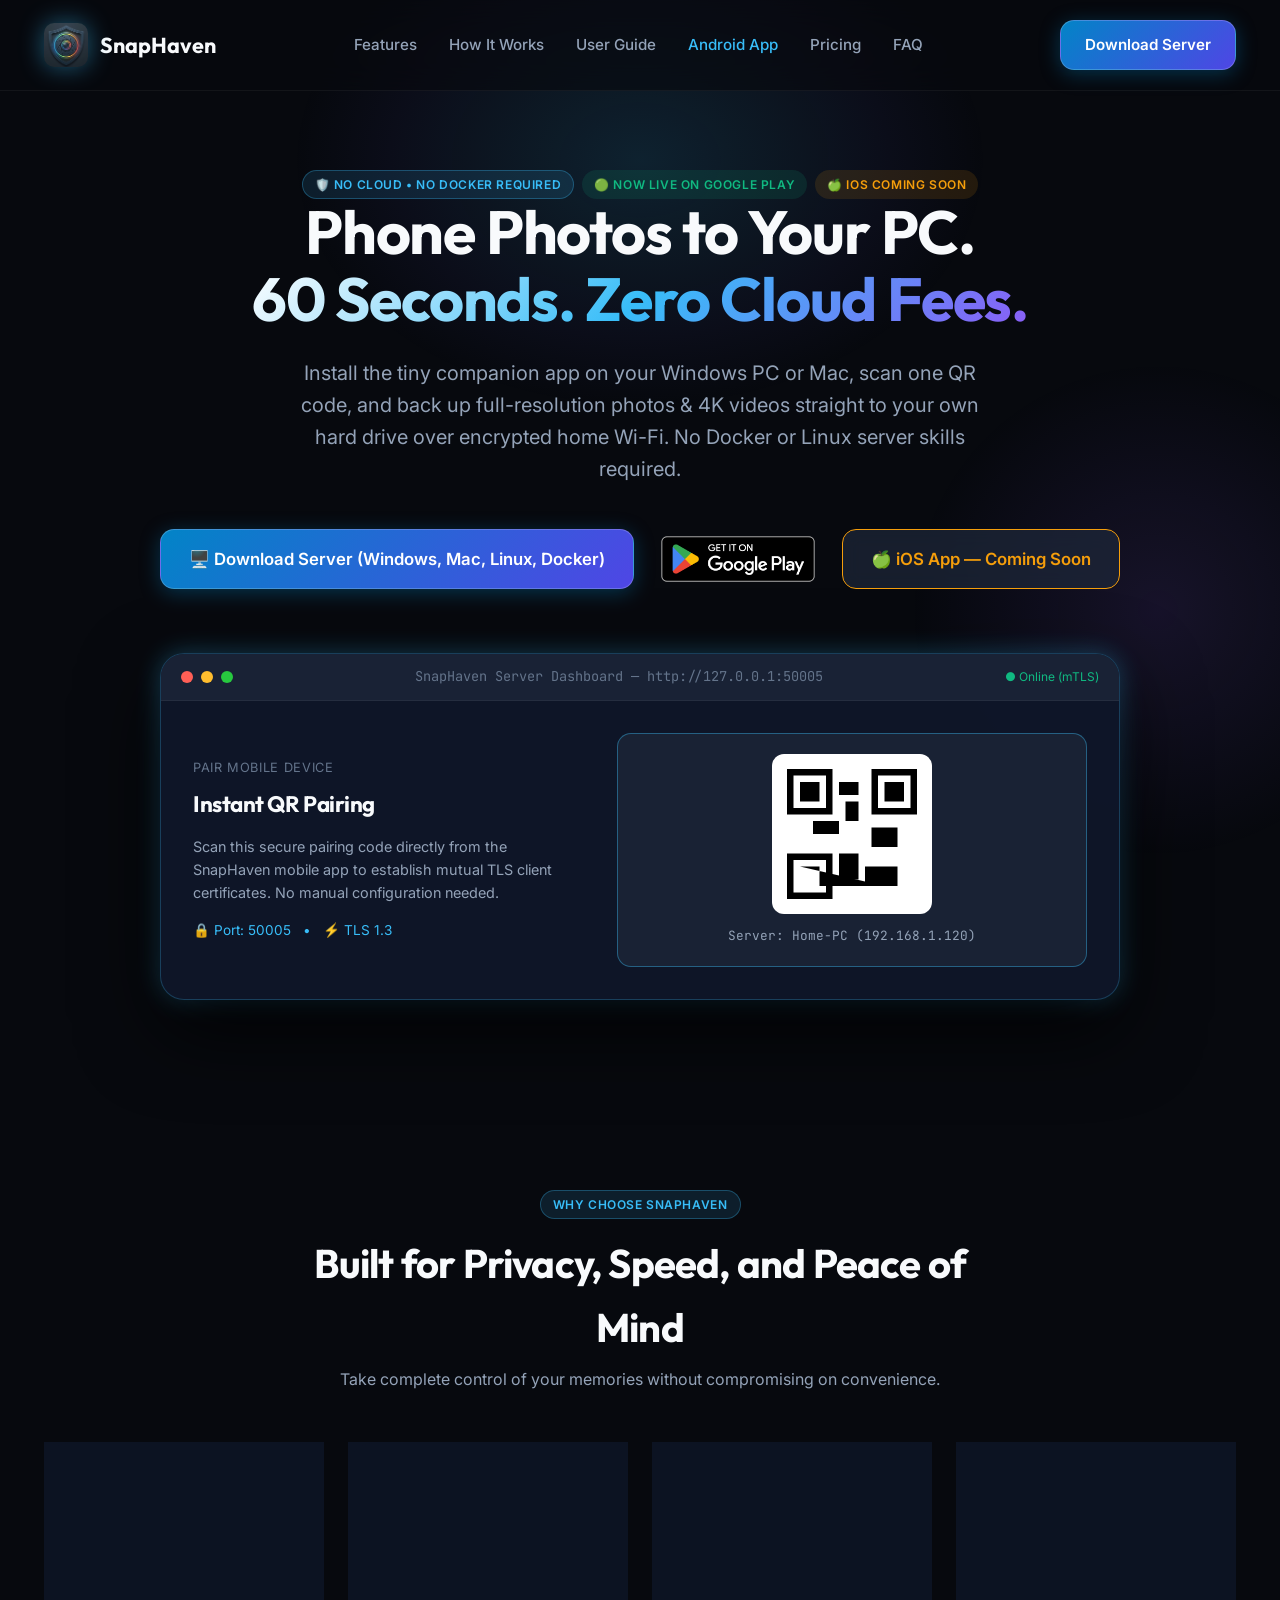
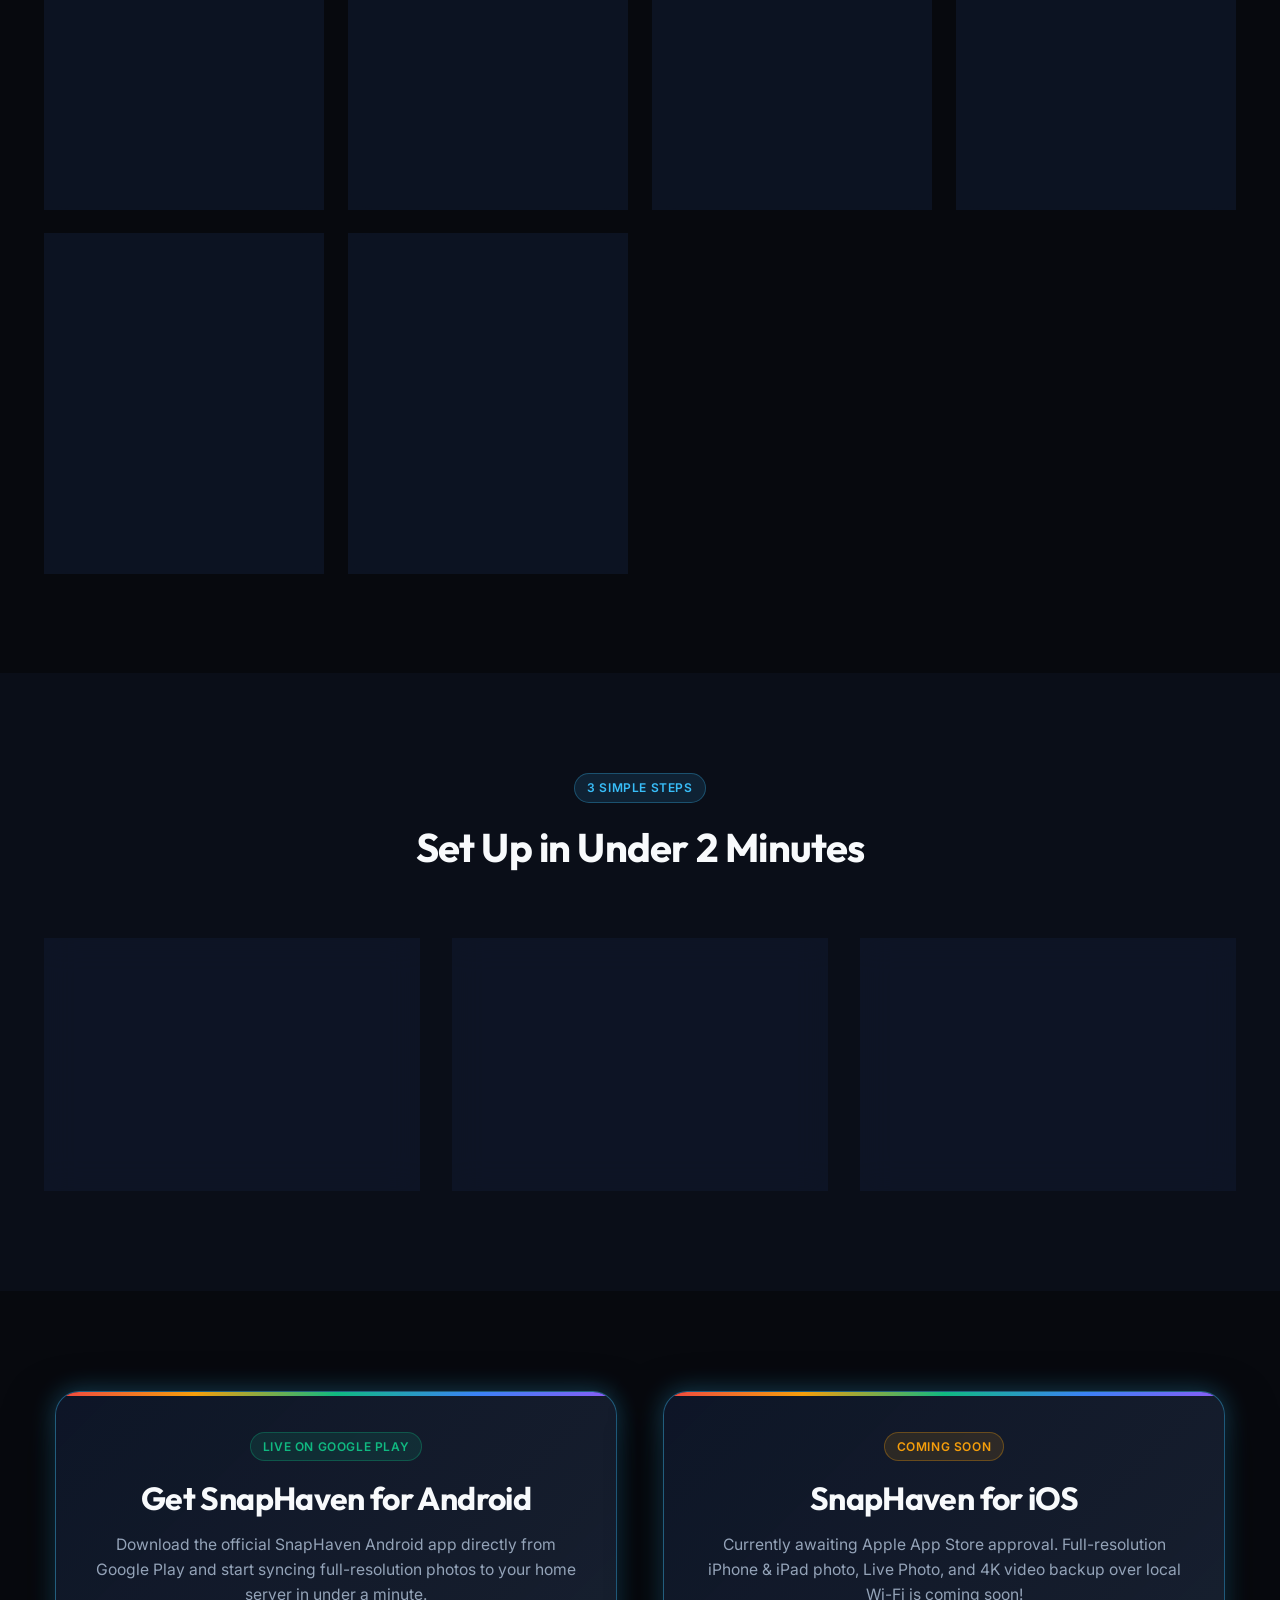
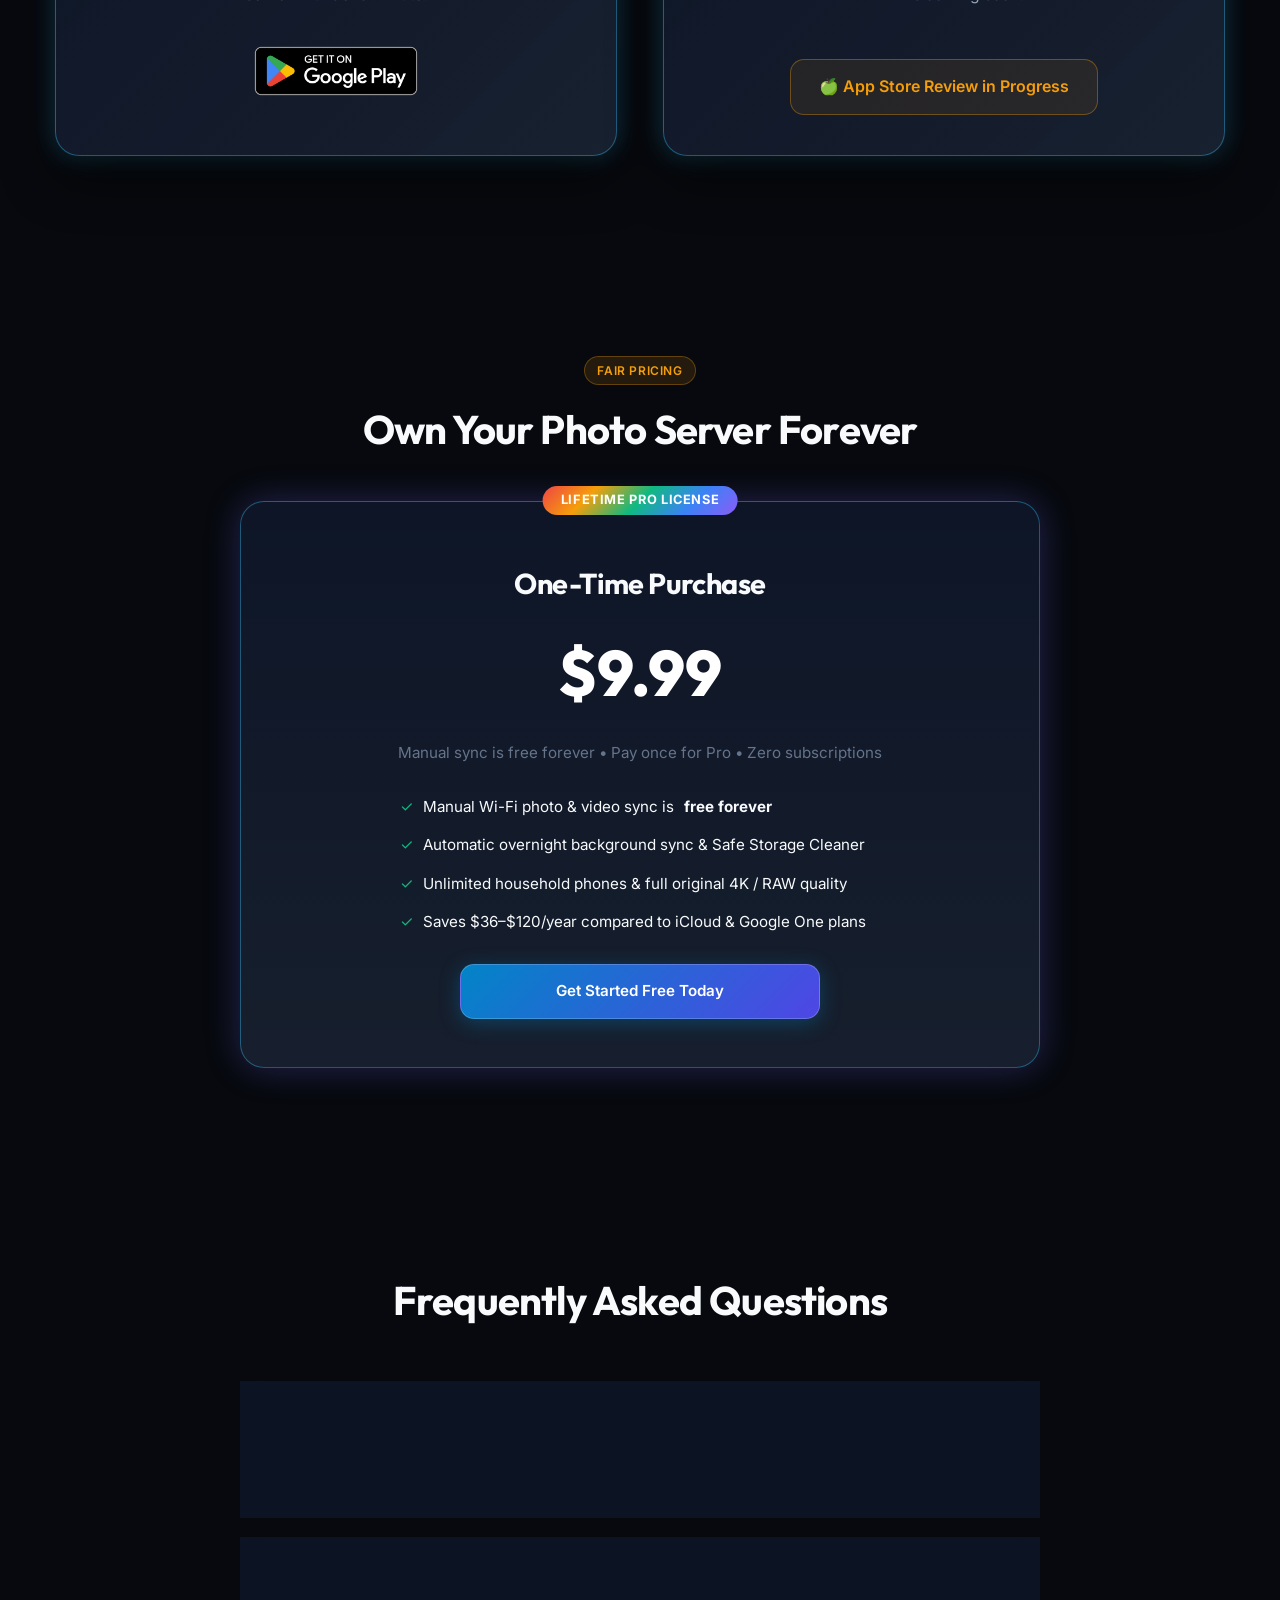
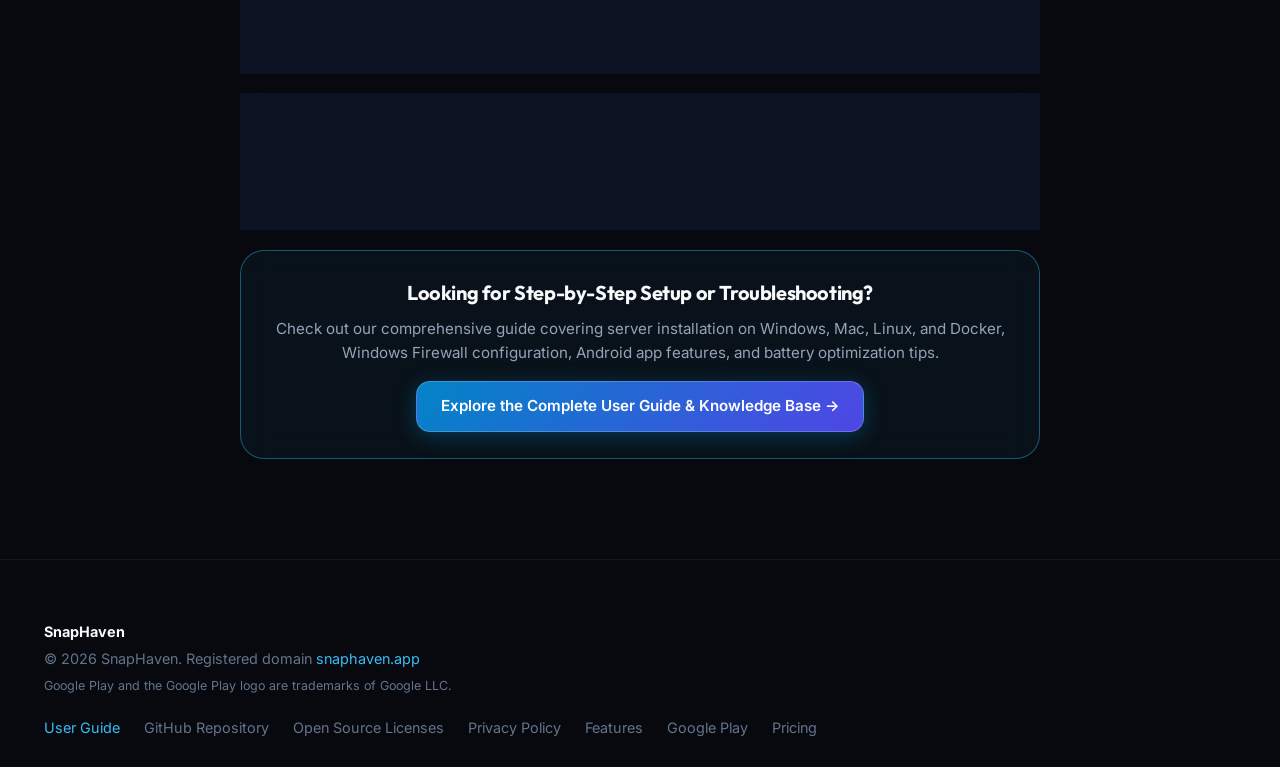
<file: index.html>
<!DOCTYPE html>
<html lang="en">
<head>
    <meta charset="UTF-8">
    <meta name="viewport" content="width=device-width, initial-scale=1.0, maximum-scale=5.0, viewport-fit=cover">
    <title>SnapHaven — Wi-Fi Photo &amp; 4K Video Backup Straight to Your PC or Mac</title>
    <meta name="description" content="Back up full-resolution phone photos and 4K videos straight to your Windows PC, Mac, or NAS over encrypted home Wi-Fi in 60 seconds. No Docker needed, zero cloud subscription fees.">
    <meta name="keywords" content="transfer photos to pc wifi, phone photo backup to computer, backup iphone photos to windows pc, android photo sync to pc, local photo backup no cloud, immich external library sync">
    
    <!-- Open Graph / Facebook / Twitter -->
    <meta property="og:type" content="website">
    <meta property="og:url" content="https://snaphaven.app/">
    <meta property="og:title" content="SnapHaven — Wi-Fi Photo &amp; 4K Video Backup to Your PC">
    <meta property="og:description" content="60-second QR setup. Back up full-resolution photos &amp; 4K videos straight to your Windows PC or Mac over encrypted Wi-Fi. Zero cloud fees.">
    
    <!-- Fonts -->
    <link rel="preconnect" href="https://fonts.googleapis.com">
    <link rel="preconnect" href="https://fonts.gstatic.com" crossorigin>
    <link href="https://fonts.googleapis.com/css2?family=Inter:wght@400;500;600;700&family=Outfit:wght@600;700;800&family=JetBrains+Mono:wght@400;500&display=swap" rel="stylesheet">
    
    <link rel="icon" type="image/png" href="favicon.png">
    <link rel="stylesheet" href="index.css">

    <!-- Cloudflare Turnstile Bot Defense -->
    <script src="https://challenges.cloudflare.com/turnstile/v0/api.js" async defer></script>
</head>
<body>

    <!-- Ambient Glowing Background Orbs -->
    <div class="ambient-glow">
        <div class="glow-orb-1"></div>
        <div class="glow-orb-2"></div>
    </div>

    <!-- Navigation Header -->
    <header class="navbar" id="navbar">
        <div class="container nav-container">
            <a href="#" class="nav-brand" id="nav-brand">
                <!-- Official SnapHaven Brand Emblem Mark -->
                <img src="logo.png?v=7" alt="SnapHaven Logo" class="brand-icon-img" width="44" height="44">
                <span>SnapHaven</span>
            </a>

            <ul class="nav-links">
                <li><a href="#features" class="nav-link">Features</a></li>
                <li><a href="#how-it-works" class="nav-link">How It Works</a></li>
                <li><a href="guide.html" class="nav-link">User Guide</a></li>
                <li><a href="https://play.google.com/store/apps/details?id=app.snaphaven" target="_blank" rel="noopener noreferrer" class="nav-link" style="color: var(--accent-cyan);">Android App</a></li>
                <li><a href="#pricing" class="nav-link">Pricing</a></li>
                <li><a href="#faq" class="nav-link">FAQ</a></li>
            </ul>

            <div class="nav-actions">
                <a href="download.html" class="btn btn-primary">
                    <span>Download Server</span>
                </a>
            </div>
        </div>
    </header>

    <!-- Main Hero Section -->
    <main>
        <section class="hero-section" id="download">
            <div class="container">
                <div class="hero-pill" style="display: flex; gap: 8px; justify-content: center; flex-wrap: wrap;">
                    <span class="badge-tag badge-cyan">
                        <span>🛡️ No Cloud • No Docker Required</span>
                    </span>
                    <a href="https://play.google.com/store/apps/details?id=app.snaphaven" target="_blank" rel="noopener noreferrer" class="badge-tag badge-emerald" style="cursor: pointer; border: none; font-family: inherit; text-decoration: none;">
                        <span>🟢 Now Live on Google Play</span>
                    </a>
                    <a href="#android-app" class="badge-tag badge-amber" style="cursor: pointer; border: none; font-family: inherit; text-decoration: none;">
                        <span>🍏 iOS Coming Soon</span>
                    </a>
                </div>
                
                <h1 class="hero-title">
                    Phone Photos to Your PC.<br>
                    <span class="gradient-text">60 Seconds. Zero Cloud Fees.</span>
                </h1>
                
                <p class="hero-subtitle">
                    Install the tiny companion app on your Windows PC or Mac, scan one QR code, and back up full-resolution photos &amp; 4K videos straight to your own hard drive over encrypted home Wi-Fi. No Docker or Linux server skills required.
                </p>

                <!-- Download CTA Group -->
                <div class="hero-cta-group" style="justify-content: center; flex-wrap: wrap; gap: 16px;">
                    <a href="download.html" class="btn btn-primary btn-rainbow" style="padding: 16px 28px; font-size: 1.05rem;" id="btn-main-download">
                        <span>🖥️ Download Server (Windows, Mac, Linux, Docker)</span>
                    </a>
                    <a href="https://play.google.com/store/apps/details?id=app.snaphaven" target="_blank" rel="noopener noreferrer" aria-label="Get it on Google Play" style="display: inline-flex; align-items: center; justify-content: center; text-decoration: none;">
                        <img src="google-play-badge.png" alt="Get it on Google Play" style="height: 68px; width: auto; display: block;">
                    </a>
                    <a href="#android-app" class="btn btn-secondary" style="padding: 16px 28px; font-size: 1.05rem; border-color: var(--accent-amber); color: var(--accent-amber); text-decoration: none; display: inline-flex; align-items: center; justify-content: center;">
                        <span>🍏 iOS App — Coming Soon</span>
                    </a>
                </div>

                <!-- Interactive Live Setup Simulator -->
                <div class="demo-window">
                    <div class="window-header">
                        <div class="window-dots">
                            <span class="dot dot-red"></span>
                            <span class="dot dot-yellow"></span>
                            <span class="dot dot-green"></span>
                        </div>
                        <div class="window-title">SnapHaven Server Dashboard — http://127.0.0.1:50005</div>
                        <div style="font-size: 0.75rem; color: #10b981;">● Online (mTLS)</div>
                    </div>
                    <div class="window-body">
                        <div>
                            <div style="font-size: 0.8rem; color: var(--text-muted); text-transform: uppercase; letter-spacing: 0.05em; margin-bottom: 8px;">Pair Mobile Device</div>
                            <h3 style="font-size: 1.4rem; margin-bottom: 12px;">Instant QR Pairing</h3>
                            <p style="font-size: 0.9rem; color: var(--text-secondary); margin-bottom: 16px;">
                                Scan this secure pairing code directly from the SnapHaven mobile app to establish mutual TLS client certificates. No manual configuration needed.
                            </p>
                            <div style="display: flex; align-items: center; gap: 12px; font-size: 0.85rem; color: var(--accent-cyan);">
                                <span>🔒 Port: 50005</span>
                                <span>•</span>
                                <span>⚡ TLS 1.3</span>
                            </div>
                        </div>

                        <!-- Simulated QR Code Card -->
                        <div style="background: rgba(30, 41, 59, 0.7); border: 1px solid var(--border-highlight); border-radius: var(--radius-md); padding: 20px; text-align: center;">
                            <div style="background: #ffffff; padding: 12px; border-radius: 12px; width: 160px; height: 160px; margin: 0 auto 12px; display: flex; align-items: center; justify-content: center;">
                                <svg width="130" height="130" viewBox="0 0 100 100">
                                    <rect width="100" height="100" fill="white"/>
                                    <path d="M0 0h35v35H0zM65 0h35v35H65zM0 65h35v35H0z" fill="black"/>
                                    <path d="M5 5h25v25H5zM70 5h25v25H70zM5 70h25v25H5z" fill="white"/>
                                    <path d="M10 10h15v15H10zM75 10h15v15H75zM10 75h15v15H75z" fill="black"/>
                                    <path d="M40 10h15v10H40zM45 25h10v15H45zM20 40h20v10H20zM65 45h20v15H65zM40 65h15v20H40zM60 75h25v15H60z" fill="black"/>
                                </svg>
                            </div>
                            <div style="font-family: var(--font-mono); font-size: 0.8rem; color: var(--text-secondary);">Server: Home-PC (192.168.1.120)</div>
                        </div>
                    </div>
                </div>
            </div>
        </section>

        <!-- Features Grid -->
        <section id="features">
            <div class="container">
                <div style="text-align: center; max-width: 700px; margin: 0 auto 50px;">
                    <span class="badge-tag badge-cyan">Why Choose SnapHaven</span>
                    <h2 style="font-size: 2.5rem; margin-top: 12px;">Built for Privacy, Speed, and Peace of Mind</h2>
                    <p style="color: var(--text-secondary); margin-top: 8px;">Take complete control of your memories without compromising on convenience.</p>
                </div>

                <div class="features-grid">
                    <div class="glass-card">
                        <div class="feature-icon-box">🔒</div>
                        <h3 class="feature-title">End-to-End mTLS Security</h3>
                        <p class="feature-desc">Mutual TLS 1.3 encryption ensures only your paired mobile devices can connect to your server. No unauthorized access, ever.</p>
                    </div>

                    <div class="glass-card">
                        <div class="feature-icon-box">⚡</div>
                        <h3 class="feature-title">Gigabit Local Speeds</h3>
                        <p class="feature-desc">Sync full-resolution 4K videos and RAW photos at maximum home Wi-Fi speeds. No internet bandwidth bottlenecks or cloud upload limits.</p>
                    </div>

                    <div class="glass-card">
                        <div class="feature-icon-box">📂</div>
                        <h3 class="feature-title">Clean Date Folders on Disk</h3>
                        <p class="feature-desc">Plain files stored in original folders or clean <code>2026/2026-11</code> date folders—browse directly in Explorer/Finder, Lightroom, Plex, or Immich External Libraries.</p>
                    </div>

                    <div class="glass-card">
                        <div class="feature-icon-box">🔋</div>
                        <h3 class="feature-title">Smart Background Sync</h3>
                        <p class="feature-desc">Set background sync constraints: trigger backups automatically when connected to your home Wi-Fi and plugged into power.</p>
                    </div>

                    <div class="glass-card">
                        <div class="feature-icon-box">🗄️</div>
                        <h3 class="feature-title">PC Vault &amp; Video Streaming</h3>
                        <p class="feature-desc">Browse your home PC photo library and stream 4K videos directly to your phone over local Wi-Fi without taking up mobile storage.</p>
                    </div>

                    <div class="glass-card">
                        <div class="feature-icon-box">🧹</div>
                        <h3 class="feature-title">Safe Storage Cleaner &amp; Restore</h3>
                        <p class="feature-desc">Safely free up gigabytes on your device. Preview backed-up photos before freeing up space, with one-tap batch restore anytime.</p>
                    </div>
                </div>
            </div>
        </section>

        <!-- How It Works Section -->
        <section id="how-it-works" style="background: rgba(15, 23, 42, 0.4);">
            <div class="container">
                <div style="text-align: center; max-width: 700px; margin: 0 auto;">
                    <span class="badge-tag badge-cyan">3 Simple Steps</span>
                    <h2 style="font-size: 2.5rem; margin-top: 12px;">Set Up in Under 2 Minutes</h2>
                </div>

                <div class="steps-container">
                    <div class="step-card glass-card">
                        <div class="step-number">1</div>
                        <h3 style="font-size: 1.3rem; margin-bottom: 12px;">Install Server</h3>
                        <p style="color: var(--text-secondary); font-size: 0.95rem;">Install via the Microsoft Store, winget, or standalone installer. It runs silently in your background system tray.</p>
                    </div>

                    <div class="step-card glass-card">
                        <div class="step-number">2</div>
                        <h3 style="font-size: 1.3rem; margin-bottom: 12px;">Scan QR Code</h3>
                        <p style="color: var(--text-secondary); font-size: 0.95rem;">Open the Web Dashboard, open the mobile app, and scan the QR code to pair your phone securely.</p>
                    </div>

                    <div class="step-card glass-card">
                        <div class="step-number">3</div>
                        <h3 style="font-size: 1.3rem; margin-bottom: 12px;">Automatic Sync</h3>
                        <p style="color: var(--text-secondary); font-size: 0.95rem;">Your photos and videos automatically sync in full resolution whenever you connect to your home Wi-Fi.</p>
                    </div>
                </div>
            </div>
        </section>

        <!-- Mobile Apps Download & Coming Soon Section -->
        <section id="android-app">
            <div class="container">
                <div style="display: grid; grid-template-columns: repeat(auto-fit, minmax(290px, 1fr)); gap: 24px;">
                    <div class="beta-card" style="display: flex; flex-direction: column; justify-content: space-between; text-align: center;">
                        <div>
                            <span class="badge-tag badge-emerald">Live on Google Play</span>
                            <h2 style="font-size: 2rem; margin-top: 12px; margin-bottom: 8px;">Get SnapHaven for Android</h2>
                            <p style="color: var(--text-secondary); font-size: 0.98rem; max-width: 480px; margin: 0 auto 28px;">
                                Download the official SnapHaven Android app directly from Google Play and start syncing full-resolution photos to your home server in under a minute.
                            </p>
                        </div>
                        <div>
                            <a href="https://play.google.com/store/apps/details?id=app.snaphaven" target="_blank" rel="noopener noreferrer" aria-label="Get it on Google Play" style="display: inline-flex; align-items: center; justify-content: center; text-decoration: none;">
                                <img src="google-play-badge.png" alt="Get it on Google Play" style="height: 72px; width: auto; display: block;">
                            </a>
                        </div>
                    </div>

                    <div class="beta-card" style="display: flex; flex-direction: column; justify-content: space-between; text-align: center;">
                        <div>
                            <span class="badge-tag badge-amber">Coming Soon</span>
                            <h2 style="font-size: 2rem; margin-top: 12px; margin-bottom: 8px;">SnapHaven for iOS</h2>
                            <p style="color: var(--text-secondary); font-size: 0.98rem; max-width: 480px; margin: 0 auto 28px;">
                                Currently awaiting Apple App Store approval. Full-resolution iPhone &amp; iPad photo, Live Photo, and 4K video backup over local Wi-Fi is coming soon!
                            </p>
                        </div>
                        <div>
                            <div style="display: inline-flex; align-items: center; justify-content: center; padding: 14px 28px; border-radius: var(--radius-md); border: 1px solid rgba(245, 158, 11, 0.35); background: rgba(245, 158, 11, 0.08); color: var(--accent-amber); font-weight: 600; font-size: 1rem;">
                                <span>🍏 App Store Review in Progress</span>
                            </div>
                        </div>
                    </div>
                </div>
            </div>
        </section>

        <!-- Pricing / Lifetime Pro License -->
        <section id="pricing">
            <div class="container">
                <div style="text-align: center; max-width: 700px; margin: 0 auto;">
                    <span class="badge-tag badge-amber">Fair Pricing</span>
                    <h2 style="font-size: 2.5rem; margin-top: 12px;">Own Your Photo Server Forever</h2>
                </div>

                <div class="pricing-box">
                    <div class="pricing-badge">Lifetime Pro License</div>
                    <h3 style="font-size: 1.8rem; margin-top: 10px;">One-Time Purchase</h3>
                    <div class="price-display">$9.99</div>
                    <div class="price-subtext">Manual sync is free forever • Pay once for Pro • Zero subscriptions</div>
                    
                    <ul style="list-style: none; max-width: 480px; margin: 30px auto; text-align: left; display: grid; gap: 14px; font-size: 0.95rem;">
                        <li style="display: flex; align-items: center; gap: 10px;">
                            <span style="color: var(--accent-emerald);">✓</span> Manual Wi-Fi photo &amp; video sync is <strong>free forever</strong>
                        </li>
                        <li style="display: flex; align-items: center; gap: 10px;">
                            <span style="color: var(--accent-emerald);">✓</span> Automatic overnight background sync &amp; Safe Storage Cleaner
                        </li>
                        <li style="display: flex; align-items: center; gap: 10px;">
                            <span style="color: var(--accent-emerald);">✓</span> Unlimited household phones &amp; full original 4K / RAW quality
                        </li>
                        <li style="display: flex; align-items: center; gap: 10px;">
                            <span style="color: var(--accent-emerald);">✓</span> Saves $36–$120/year compared to iCloud &amp; Google One plans
                        </li>
                    </ul>

                    <a href="download.html" class="btn btn-primary btn-rainbow" style="width: 100%; max-width: 360px; padding: 14px;">
                        <span>Get Started Free Today</span>
                    </a>
                </div>
            </div>
        </section>

        <!-- FAQ Section -->
        <section id="faq">
            <div class="container">
                <div style="text-align: center; max-width: 700px; margin: 0 auto 50px;">
                    <h2 style="font-size: 2.5rem;">Frequently Asked Questions</h2>
                </div>

                <div style="max-width: 800px; margin: 0 auto; display: grid; gap: 20px;">
                    <div class="glass-card" style="padding: 24px;">
                        <h3 style="font-size: 1.15rem; margin-bottom: 8px;">Do my photos ever leave my local home network?</h3>
                        <p style="color: var(--text-secondary); font-size: 0.95rem;">No! SnapHaven operates entirely peer-to-peer between your mobile device and home server over local Wi-Fi. Your photos are never uploaded to any third-party servers.</p>
                    </div>

                    <div class="glass-card" style="padding: 24px;">
                        <h3 style="font-size: 1.15rem; margin-bottom: 8px;">What operating systems are supported for the server?</h3>
                        <p style="color: var(--text-secondary); font-size: 0.95rem;">SnapHaven Server is available on Windows 10 & 11 (via the Microsoft Store and winget), macOS (universal app bundle), Linux (.deb), and Docker / NAS containers.</p>
                    </div>

                    <div class="glass-card" style="padding: 24px;">
                        <h3 style="font-size: 1.15rem; margin-bottom: 8px;">Are original quality photo metadata and EXIF preserved?</h3>
                        <p style="color: var(--text-secondary); font-size: 0.95rem;">Yes! SnapHaven performs byte-for-byte transfers of your original files, preserving EXIF metadata, camera settings, GPS location, and video bitrate.</p>
                    </div>

                    <!-- User Guide Callout Card -->
                    <div class="glass-card" style="padding: 26px; border-color: var(--border-highlight); background: rgba(56, 189, 248, 0.05); text-align: center;">
                        <h3 style="font-size: 1.25rem; margin-bottom: 8px;">Looking for Step-by-Step Setup or Troubleshooting?</h3>
                        <p style="color: var(--text-secondary); font-size: 0.95rem; margin-bottom: 16px;">
                            Check out our comprehensive guide covering server installation on Windows, Mac, Linux, and Docker, Windows Firewall configuration, Android app features, and battery optimization tips.
                        </p>
                        <a href="guide.html" class="btn btn-primary btn-rainbow" style="display: inline-flex; padding: 12px 24px;">
                            <span>Explore the Complete User Guide &amp; Knowledge Base →</span>
                        </a>
                    </div>
                </div>
            </div>
        </section>
    </main>

    <!-- Mobile App "Coming Soon" Modal with Integrated Beta Signup -->
    <div id="appModal" class="modal-overlay">
        <div class="modal-card">
            <button class="modal-close-btn" onclick="closeAppModal()">&times;</button>
            <div style="font-size: 3rem; margin-bottom: 12px;" id="modalAppIcon">🤖</div>
            <h3 style="font-size: 1.5rem; margin-bottom: 6px;" id="modalTitle">SnapHaven for Android</h3>
            <div class="badge-tag badge-amber" style="margin-bottom: 14px;" id="modalBadge">Coming Soon to Google Play</div>
            
            <p style="color: var(--text-secondary); font-size: 0.95rem; margin-bottom: 20px;" id="modalBody">
                The SnapHaven Android application is currently in closed testing. Enter your email below to receive an early access invite link via Google Play!
            </p>

            <form id="modalBetaForm" class="beta-form-group" onsubmit="handleBetaSubmit(event, 'modalBetaForm')">
                <input type="text" name="company_website" style="display:none;" tabindex="-1" autocomplete="off">
                <input type="hidden" name="platform" id="modalPlatformInput" value="android">

                <div style="display: flex; gap: 8px; flex-direction: column;">
                    <input type="email" name="email" class="beta-input" placeholder="you@example.com" required style="width: 100%;">
                    <div id="modalEmailHint" style="font-size: 0.78rem; color: var(--text-muted); text-align: left;">
                        💡 Requires the Google Play Store account email on your phone.
                    </div>
                    <button type="submit" class="btn btn-primary btn-rainbow" style="width: 100%; padding: 12px; margin-top: 4px;">
                        <span>Request Beta Access</span>
                    </button>
                </div>

                <div id="modalBetaStatus" class="beta-status-msg"></div>
            </form>
        </div>
    </div>

    <!-- Footer -->
    <footer>
        <div class="container footer-container">
            <div>
                <div style="font-weight: 700; color: var(--text-primary); margin-bottom: 4px;">SnapHaven</div>
                <div>© 2026 SnapHaven. Registered domain <a href="https://snaphaven.app" style="color: var(--accent-cyan); text-decoration: none;">snaphaven.app</a></div>
                <div style="font-size: 0.78rem; color: var(--text-muted); margin-top: 6px;">Google Play and the Google Play logo are trademarks of Google LLC.</div>
            </div>
            
            <div class="footer-links">
                <a href="guide.html" class="footer-link" style="color: var(--accent-cyan);">User Guide</a>
                <a href="https://github.com/jonricha/snaphaven-server" target="_blank" class="footer-link">GitHub Repository</a>
                <a href="THIRD_PARTY_NOTICES.txt" target="_blank" class="footer-link">Open Source Licenses</a>
                <a href="privacy.html" class="footer-link">Privacy Policy</a>
                <a href="#features" class="footer-link">Features</a>
                <a href="https://play.google.com/store/apps/details?id=app.snaphaven" target="_blank" rel="noopener noreferrer" class="footer-link">Google Play</a>
                <a href="#pricing" class="footer-link">Pricing</a>
            </div>
        </div>
    </footer>

    <script src="app.js"></script>
</body>
</html>
</file>
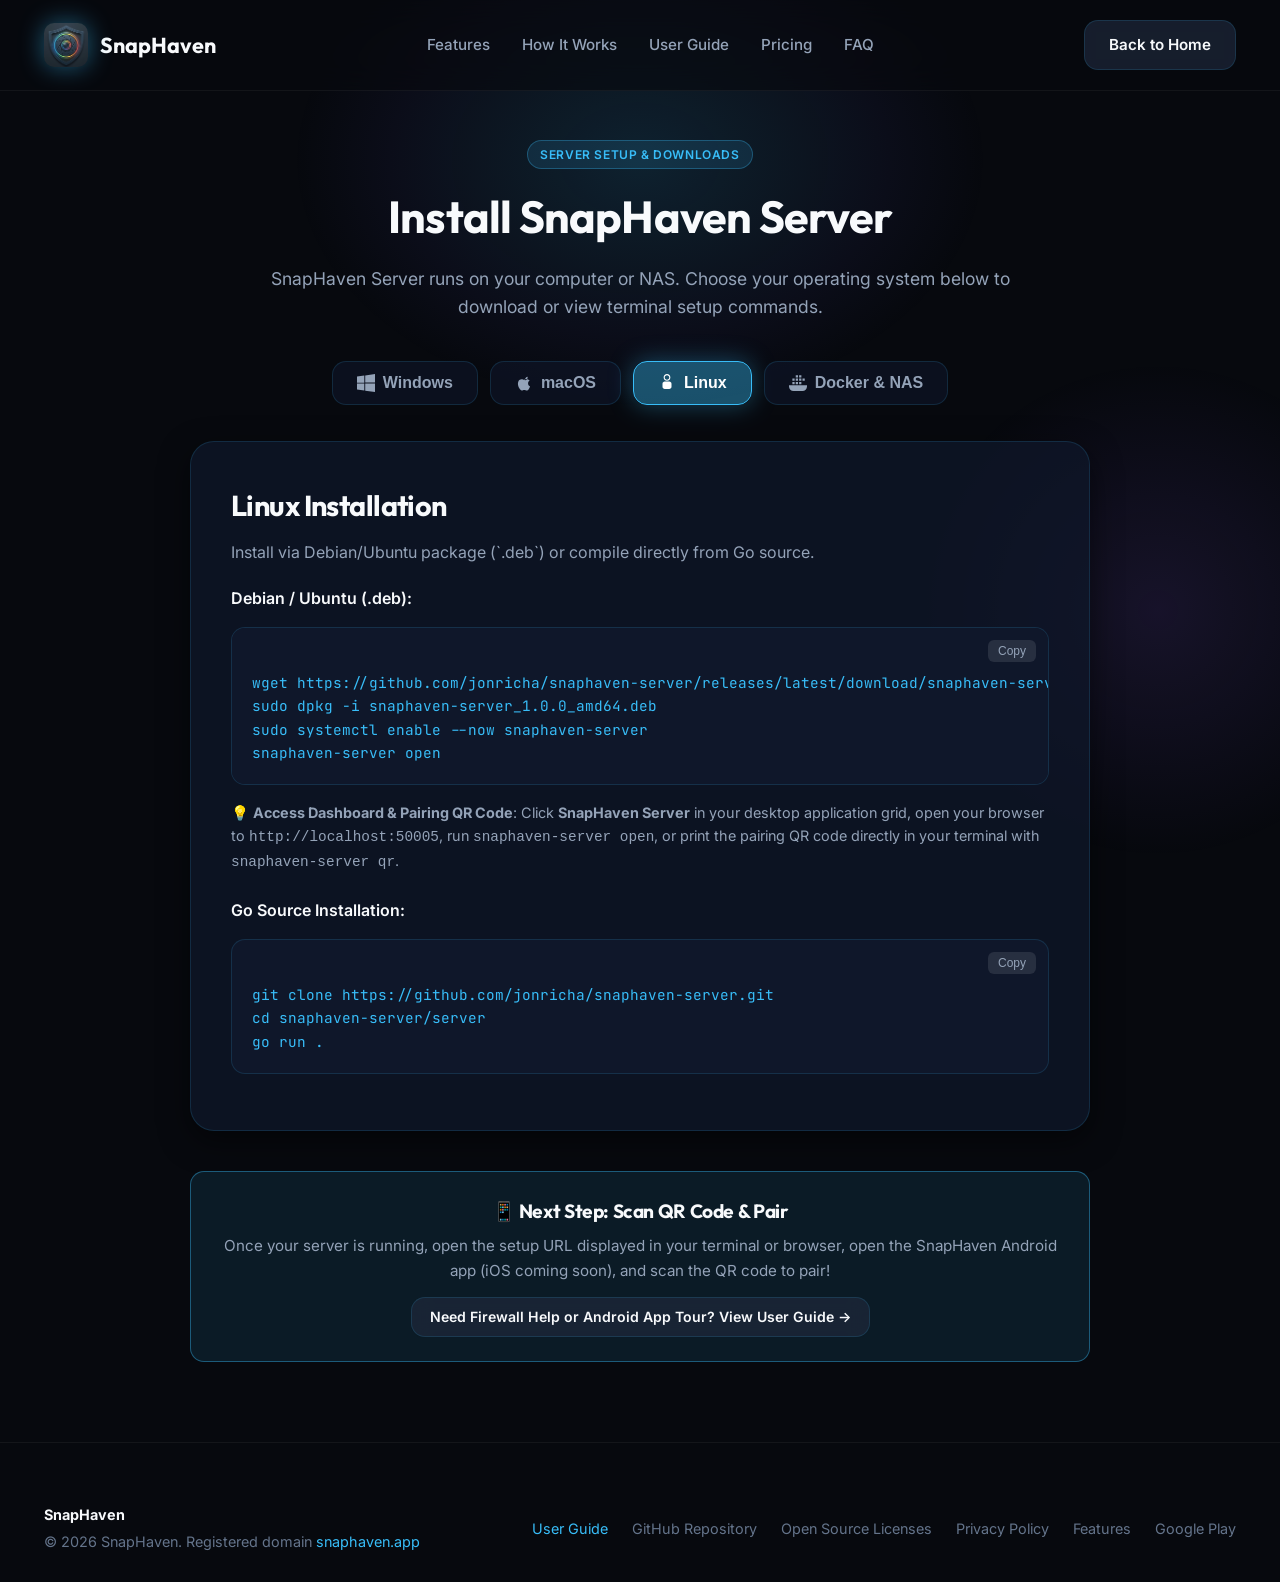
<file: download.html>
<!DOCTYPE html>
<html lang="en">
<head>
    <meta charset="UTF-8">
    <meta name="viewport" content="width=device-width, initial-scale=1.0, maximum-scale=5.0, viewport-fit=cover">
    <title>SnapHaven Server Installation & Setup Guides</title>
    <meta name="description" content="Download and install SnapHaven Server for Windows, macOS, Linux, Docker, and NAS. Direct mTLS photo backup over local Wi-Fi.">
    
    <!-- Fonts -->
    <link rel="preconnect" href="https://fonts.googleapis.com">
    <link rel="preconnect" href="https://fonts.gstatic.com" crossorigin>
    <link href="https://fonts.googleapis.com/css2?family=Inter:wght@400;500;600;700&family=Outfit:wght@600;700;800&family=JetBrains+Mono:wght@400;500&display=swap" rel="stylesheet">
    
    <link rel="icon" type="image/png" href="favicon.png">
    <link rel="stylesheet" href="index.css">
    <style>
        .tab-buttons {
            display: flex;
            gap: 12px;
            justify-content: center;
            flex-wrap: wrap;
            margin-bottom: 36px;
        }

        .tab-btn {
            background: rgba(15, 23, 42, 0.6);
            border: 1px solid var(--border-color);
            color: var(--text-secondary);
            padding: 12px 24px;
            border-radius: var(--radius-md);
            font-size: 1rem;
            font-weight: 600;
            cursor: pointer;
            transition: var(--transition-fast);
            display: flex;
            align-items: center;
            gap: 8px;
        }

        .tab-btn:hover {
            border-color: var(--accent-cyan);
            color: var(--text-primary);
        }

        .tab-btn.active {
            background: var(--border-highlight);
            border-color: var(--accent-cyan);
            color: #ffffff;
            box-shadow: var(--cyan-glow);
        }

        .tab-content {
            display: none;
        }

        .tab-content.active {
            display: block;
        }

        .code-block {
            background: #0f172a;
            border: 1px solid var(--border-color);
            border-radius: var(--radius-md);
            padding: 20px;
            font-family: var(--font-mono);
            font-size: 0.9rem;
            color: #38bdf8;
            overflow-x: auto;
            position: relative;
            margin: 16px 0;
            white-space: pre;
        }

        .copy-btn {
            position: absolute;
            top: 12px;
            right: 12px;
            background: rgba(255, 255, 255, 0.1);
            border: none;
            color: var(--text-secondary);
            padding: 4px 10px;
            border-radius: 6px;
            font-size: 0.75rem;
            cursor: pointer;
        }

        .copy-btn:hover {
            background: rgba(255, 255, 255, 0.2);
            color: #ffffff;
        }

        .guide-card {
            background: var(--bg-card);
            border: 1px solid var(--border-color);
            border-radius: var(--radius-lg);
            padding: 40px;
            max-width: 900px;
            margin: 0 auto;
            box-shadow: 0 10px 30px rgba(0,0,0,0.5);
        }

        .step-list {
            display: grid;
            gap: 20px;
            margin-top: 24px;
        }

        .step-item {
            display: flex;
            gap: 16px;
            align-items: flex-start;
        }

        .step-num {
            background: var(--accent-cyan);
            color: #000;
            width: 28px;
            height: 28px;
            border-radius: 50%;
            display: flex;
            align-items: center;
            justify-content: center;
            font-weight: 700;
            font-size: 0.85rem;
            flex-shrink: 0;
        }
    </style>
</head>
<body>

    <!-- Ambient Glowing Background Orbs -->
    <div class="ambient-glow">
        <div class="glow-orb-1"></div>
        <div class="glow-orb-2"></div>
    </div>

    <!-- Navigation Header -->
    <header class="navbar" id="navbar">
        <div class="container nav-container">
            <a href="index.html" class="nav-brand">
                <img src="logo.png?v=7" alt="SnapHaven Logo" class="brand-icon-img" width="44" height="44">
                <span>SnapHaven</span>
            </a>

            <ul class="nav-links">
                <li><a href="index.html#features" class="nav-link">Features</a></li>
                <li><a href="index.html#how-it-works" class="nav-link">How It Works</a></li>
                <li><a href="guide.html" class="nav-link">User Guide</a></li>
                <li><a href="index.html#pricing" class="nav-link">Pricing</a></li>
                <li><a href="index.html#faq" class="nav-link">FAQ</a></li>
            </ul>

            <div class="nav-actions">
                <a href="index.html" class="btn btn-secondary">
                    <span>Back to Home</span>
                </a>
            </div>
        </div>
    </header>

    <main>
        <section style="padding-top: 140px; padding-bottom: 80px;">
            <div class="container">
                <div style="text-align: center; max-width: 800px; margin: 0 auto 40px;">
                    <span class="badge-tag badge-cyan">Server Setup &amp; Downloads</span>
                    <h1 style="font-size: 2.8rem; margin-top: 12px;">Install SnapHaven Server</h1>
                    <p style="color: var(--text-secondary); margin-top: 12px; font-size: 1.1rem;">
                        SnapHaven Server runs on your computer or NAS. Choose your operating system below to download or view terminal setup commands.
                    </p>
                </div>

                <!-- Platform Selection Tabs -->
                <div class="tab-buttons">
                    <button class="tab-btn active" data-tab="windows" onclick="selectTab('windows')">
                        <svg width="18" height="18" viewBox="0 0 24 24" fill="currentColor">
                            <path d="M0 3.449L9.75 2.1v9.451H0m10.95-9.6L24 0v11.4H10.95M0 12.6h9.75v9.451L0 20.701M10.95 12.6H24V24l-13.05-1.8"/>
                        </svg>
                        Windows
                    </button>
                    <button class="tab-btn" data-tab="macos" onclick="selectTab('macos')">
                        <svg width="18" height="18" viewBox="0 0 24 24" fill="currentColor">
                            <path d="M18.71 19.5c-.83 1.24-1.71 2.45-3.05 2.47-1.34.03-1.77-.79-3.29-.79-1.53 0-2 .77-3.27.82-1.31.05-2.3-1.32-3.14-2.53C4.25 17 2.94 12.45 4.7 9.39c.87-1.52 2.43-2.48 4.12-2.51 1.28-.02 2.5.87 3.29.87.78 0 2.26-1.07 3.81-.91.65.03 2.47.26 3.64 1.98-.09.06-2.17 1.28-2.15 3.81.03 3.02 2.65 4.03 2.68 4.04-.03.07-.42 1.44-1.38 2.83M15.97 6.85c.66-.8 1.11-1.92.99-3.04-0.96.04-2.12.64-2.8 1.44-.61.71-1.14 1.86-1 2.96 1.08.08 2.16-.56 2.81-1.36z"/>
                        </svg>
                        macOS
                    </button>
                    <button class="tab-btn" data-tab="linux" onclick="selectTab('linux')">
                        <svg width="18" height="18" viewBox="0 0 24 24" fill="currentColor">
                            <path d="M12.002 0c-2.484 0-4.5 2.016-4.5 4.5 0 2.484 2.016 4.5 4.5 4.5s4.5-2.016 4.5-4.5c0-2.484-2.016-4.5-4.5-4.5zm0 1.5c1.657 0 3 1.343 3 3s-1.343 3-3 3-3-1.343-3-3 1.343-3 3-3zM9 10c-1.657 0-3 1.343-3 3v4c0 1.657 1.343 3 3 3h6c1.657 0 3-1.343 3-3v-4c0-1.657-1.343-3-3-3H9z"/>
                        </svg>
                        Linux
                    </button>
                    <button class="tab-btn" data-tab="docker" onclick="selectTab('docker')">
                        <svg width="18" height="18" viewBox="0 0 24 24" fill="currentColor">
                            <path d="M4.5 10.5h3v3h-3zm4.5 0h3v3H9zm4.5 0h3v3h-3zm-9-4.5h3v3h-3zm4.5 0h3v3H9zm4.5 0h3v3h-3zm4.5 0h3v3h-3zm-9-4.5h3v3H9zm4.5 0h3v3h-3zM0 16.5c0 3.3 2.7 6 6 6h12c3.3 0 6-2.7 6-6V15H0v1.5z"/>
                        </svg>
                        Docker &amp; NAS
                    </button>
                </div>

                <!-- Windows Content -->
                <div id="tab-windows" class="tab-content active">
                    <div class="guide-card">
                        <div style="display: flex; align-items: center; justify-content: space-between; flex-wrap: wrap; gap: 12px; margin-bottom: 12px;">
                            <h2 style="font-size: 1.8rem; margin-bottom: 0;">Windows 10 / 11 Setup</h2>
                            <span class="badge-tag badge-cyan">Official Store Release</span>
                        </div>
                        <p style="color: var(--text-secondary); margin-bottom: 28px;">
                            Install SnapHaven Server directly from the Microsoft Store for automated updates and silent background operation, or use the Windows Package Manager (<code>winget</code>).
                        </p>
                        
                        <!-- Option A: Microsoft Store -->
                        <div style="margin-bottom: 28px;">
                            <div style="font-weight: 600; color: #fff; margin-bottom: 8px; display: flex; align-items: center; gap: 8px;">
                                <span>Option A: Microsoft Store (Recommended)</span>
                                <span style="font-size: 0.75rem; background: rgba(16, 185, 129, 0.15); color: var(--accent-emerald); border: 1px solid rgba(16, 185, 129, 0.3); border-radius: 4px; padding: 2px 8px; font-weight: 600;">Easiest</span>
                            </div>
                            <p style="color: var(--text-secondary); font-size: 0.9rem; margin-bottom: 14px;">
                                Certified and verified by Microsoft. Includes automatic background updates and isolated containerized security.
                            </p>
                            <div style="display: flex; gap: 12px; align-items: center; flex-wrap: wrap;">
                                <a href="https://apps.microsoft.com/detail/9N6T9F73803J" target="_blank" rel="noopener" class="btn btn-primary btn-rainbow" style="display: inline-flex; gap: 10px; padding: 12px 24px;">
                                    <svg width="20" height="20" viewBox="0 0 24 24" fill="currentColor">
                                        <path d="M0 3.449L9.75 2.1v9.451H0m10.95-9.6L24 0v11.4H10.95M0 12.6h9.75v9.451L0 20.701M10.95 12.6H24V24l-13.05-1.8"/>
                                    </svg>
                                    <span>Get from Microsoft Store</span>
                                </a>
                                <a href="ms-windows-store://pdp/?productid=9N6T9F73803J" class="btn btn-secondary" style="font-size: 0.9rem; padding: 12px 18px;">
                                    <span>Open Store App</span>
                                </a>
                            </div>
                        </div>

                        <!-- Option B: winget -->
                        <div style="margin-bottom: 28px;">
                            <div style="font-weight: 600; color: #fff; margin-bottom: 8px;">
                                Option B: Windows Package Manager (winget)
                            </div>
                            <p style="color: var(--text-secondary); font-size: 0.9rem; margin-bottom: 8px;">
                                Install in one step from PowerShell or Windows Terminal:
                            </p>
                            <div class="code-block" id="code-winget">
<button class="copy-btn" onclick="copyCode('code-winget')">Copy</button>winget install "SnapHaven Server"</div>
                            <p style="color: var(--text-muted); font-size: 0.8rem; margin-top: -8px;">
                                💡 Alternatively by Store Product ID: <code>winget install 9N6T9F73803J</code>
                            </p>
                        </div>

                        <!-- Option C: Standalone Installer -->
                        <div style="margin-bottom: 32px; padding-top: 16px; border-top: 1px solid rgba(255, 255, 255, 0.08);">
                            <div style="font-weight: 600; color: #fff; margin-bottom: 8px;">
                                Option C: Standalone Installer (.exe)
                            </div>
                            <p style="color: var(--text-secondary); font-size: 0.9rem; margin-bottom: 12px;">
                                Prefer a classic setup without the Microsoft Store? Download the standalone installer:
                            </p>
                            <a href="https://github.com/jonricha/snaphaven-server/releases/latest/download/SnapHavenInstaller.exe" class="btn btn-secondary" style="display: inline-flex; font-size: 0.85rem; padding: 10px 18px;">
                                <span>Download SnapHavenInstaller.exe</span>
                            </a>
                        </div>

                        <!-- Setup Steps -->
                        <div style="font-weight: 600; color: #fff; margin-bottom: 12px; font-size: 1.05rem;">
                            Quick Setup Guide
                        </div>
                        <div class="step-list">
                            <div class="step-item">
                                <div class="step-num">1</div>
                                <div>
                                    <div style="font-weight: 600; color: #fff;">Launch SnapHaven</div>
                                    <div style="color: var(--text-secondary); font-size: 0.9rem;">Launch SnapHaven Server from the Start menu or system tray. It runs quietly in the background.</div>
                                </div>
                            </div>
                            <div class="step-item">
                                <div class="step-num">2</div>
                                <div>
                                    <div style="font-weight: 600; color: #fff;">Web Dashboard Opens</div>
                                    <div style="color: var(--text-secondary); font-size: 0.9rem;">The setup dashboard will open automatically in your browser displaying your pairing QR code.</div>
                                </div>
                            </div>
                            <div class="step-item">
                                <div class="step-num">3</div>
                                <div>
                                    <div style="font-weight: 600; color: #fff;">Scan with Mobile App</div>
                                    <div style="color: var(--text-secondary); font-size: 0.9rem;">Open SnapHaven on Android (<a href="https://play.google.com/store/apps/details?id=app.snaphaven" target="_blank" rel="noopener noreferrer" style="color: var(--accent-cyan); text-decoration: underline;">Get it on Google Play</a>) — iOS coming soon — and scan the QR code on your monitor to pair securely via mutual TLS.</div>
                                </div>
                            </div>
                        </div>
                    </div>
                </div>

                <!-- macOS Content -->
                <div id="tab-macos" class="tab-content">
                    <div class="guide-card">
                        <h2 style="font-size: 1.8rem; margin-bottom: 12px;">macOS Setup (Universal App)</h2>
                        <p style="color: var(--text-secondary); margin-bottom: 20px;">
                            Supports both Apple Silicon (M1/M2/M3/M4) and Intel Macs. Download the app bundle below or extract via Terminal.
                        </p>

                        <a href="https://github.com/jonricha/snaphaven-server/releases/latest/download/SnapHavenServer-macOS.tar.gz" class="btn btn-secondary" style="display: inline-flex; margin-bottom: 24px;">
                            <span>Download SnapHavenServer-macOS.tar.gz</span>
                        </a>

                        <div style="background: rgba(255, 255, 255, 0.04); border-left: 3px solid var(--accent-cyan); padding: 12px 16px; border-radius: 4px; margin-bottom: 20px; font-size: 0.9rem; color: var(--text-secondary);">
                            ℹ️ <strong>Safari Note:</strong> If Safari automatically decompresses downloads, your file will end with <code>.tar</code> instead of <code>.tar.gz</code>. Both extract identically: double-click the archive in Finder to extract <strong>SnapHaven Server.app</strong>.
                        </div>

                        <div style="font-weight: 600; margin-bottom: 8px;">Option A: Graphical Launch (Finder)</div>
                        <p style="color: var(--text-secondary); font-size: 0.9rem; margin-bottom: 16px;">
                            Double-click <code>SnapHavenServer-macOS.tar.gz</code> (or <code>.tar</code>) to extract <strong>SnapHaven Server.app</strong>, then double-click the app to open. If macOS Gatekeeper prevents opening, right-click the app and choose <strong>Open</strong>, or run <code>xattr -cr "SnapHaven Server.app"</code> in Terminal.
                        </p>

                        <div style="font-weight: 600; margin-bottom: 8px;">Option B: Terminal Setup</div>
                        <div class="code-block" id="code-mac">
<button class="copy-btn" onclick="copyCode('code-mac')">Copy</button># Extract the archive (.tar.gz or .tar)
tar -xzf SnapHavenServer-macOS.tar.gz 2>/dev/null || tar -xf SnapHavenServer-macOS.tar

# Clear macOS quarantine flag if needed
xattr -cr "SnapHaven Server.app"

# Launch the app bundle binary directly
./SnapHaven\ Server.app/Contents/MacOS/snaphaven</div>

                        <div style="margin-top: 24px; background: rgba(56, 189, 248, 0.06); border: 1px solid var(--border-highlight); border-radius: var(--radius-md); padding: 18px;">
                            <div style="font-weight: 600; color: #38bdf8; margin-bottom: 8px;">🛡️ macOS Firewall &amp; Network Troubleshooting</div>
                            <ul style="color: var(--text-secondary); font-size: 0.9rem; margin: 0; padding-left: 20px; line-height: 1.6;">
                                <li><strong>Allow Incoming Connections:</strong> When prompted on first launch, click <em>Allow</em>. If pairing fails, navigate to <code>System Settings > Network > Firewall</code> and set <strong>SnapHaven</strong> to <em>Allow incoming connections</em>.</li>
                                <li><strong>Local Network Permission (macOS 15 Sequoia+):</strong> Check <code>System Settings > Privacy &amp; Security > Local Network</code> and ensure the toggle for <strong>SnapHaven</strong> is enabled.</li>
                                <li><strong>Auto-Start on Boot:</strong> To run SnapHaven seamlessly in the background, open the Web Dashboard settings tab and check <em>Launch SnapHaven automatically on system startup</em>.</li>
                            </ul>
                        </div>
                    </div>
                </div>

                <!-- Linux Content -->
                <div id="tab-linux" class="tab-content">
                    <div class="guide-card">
                        <h2 style="font-size: 1.8rem; margin-bottom: 12px;">Linux Installation</h2>
                        <p style="color: var(--text-secondary); margin-bottom: 20px;">
                            Install via Debian/Ubuntu package (`.deb`) or compile directly from Go source.
                        </p>

                        <div style="font-weight: 600; margin-bottom: 8px;">Debian / Ubuntu (.deb):</div>
                        <div class="code-block" id="code-deb">
<button class="copy-btn" onclick="copyCode('code-deb')">Copy</button>wget https://github.com/jonricha/snaphaven-server/releases/latest/download/snaphaven-server_1.0.0_amd64.deb
sudo dpkg -i snaphaven-server_1.0.0_amd64.deb
sudo systemctl enable --now snaphaven-server
snaphaven-server open</div>

                        <p style="color: var(--text-secondary); font-size: 0.9rem; margin-top: 8px;">
                            💡 <strong>Access Dashboard &amp; Pairing QR Code</strong>: Click <strong>SnapHaven Server</strong> in your desktop application grid, open your browser to <code>http://localhost:50005</code>, run <code>snaphaven-server open</code>, or print the pairing QR code directly in your terminal with <code>snaphaven-server qr</code>.
                        </p>

                        <div style="font-weight: 600; margin-top: 24px; margin-bottom: 8px;">Go Source Installation:</div>
                        <div class="code-block" id="code-go">
<button class="copy-btn" onclick="copyCode('code-go')">Copy</button>git clone https://github.com/jonricha/snaphaven-server.git
cd snaphaven-server/server
go run .</div>
                    </div>
                </div>

                <!-- Docker & NAS Content -->
                <div id="tab-docker" class="tab-content">
                    <div class="guide-card">
                        <h2 style="font-size: 1.8rem; margin-bottom: 12px;">Docker &amp; NAS Container Setup</h2>
                        <p style="color: var(--text-secondary); margin-bottom: 20px;">
                            Deploy SnapHaven on Docker, Synology NAS, Unraid, or TrueNAS SCALE.
                        </p>

                        <div style="font-weight: 600; margin-bottom: 8px;">Docker Compose (docker-compose.yml):</div>
                        <div class="code-block" id="code-compose">
<button class="copy-btn" onclick="copyCode('code-compose')">Copy</button>version: '3.8'
services:
  snaphaven:
    image: ghcr.io/jonricha/snaphaven-server:latest
    container_name: snaphaven-server
    restart: unless-stopped
    ports:
      - "50005:50005"
    environment:
      - HEADLESS=true
      - SNAP_DIR=/data/photos
      - SNAP_PORT=:50005
    volumes:
      - /path/to/your/photos:/data/photos
      - ./config:/config</div>

                        <div style="font-weight: 600; margin-top: 24px; margin-bottom: 8px;">Docker CLI Run Command:</div>
                        <div class="code-block" id="code-docker">
<button class="copy-btn" onclick="copyCode('code-docker')">Copy</button>docker run -d \
  --name snaphaven-server \
  --restart unless-stopped \
  -p 50005:50005 \
  -e HEADLESS=true \
  -e SNAP_DIR=/data/photos \
  -v /path/to/your/photos:/data/photos \
  -v ./config:/config \
  ghcr.io/jonricha/snaphaven-server:latest</div>

                        <div style="margin-top: 24px; background: rgba(56, 189, 248, 0.06); border: 1px solid var(--border-highlight); border-radius: var(--radius-md); padding: 18px;">
                            <div style="font-weight: 600; color: #38bdf8; margin-bottom: 8px;">💡 Headless Pairing &amp; Terminal QR Codes</div>
                            <ul style="color: var(--text-secondary); font-size: 0.9rem; margin: 0; padding-left: 20px; line-height: 1.6;">
                                <li><strong>Terminal QR Display:</strong> View your live pairing QR code right in container logs with <code>docker logs snaphaven-server</code> or via SSH with <code>docker exec -it snaphaven-server snaphaven-server qr</code>.</li>
                                <li><strong>Web Dashboard:</strong> Open <code>http://&lt;NAS-IP&gt;:50005</code> from any computer on your Wi-Fi to view pairing status and manage storage settings.</li>
                                <li><strong>Automatic Port Resilience:</strong> If port 50005 is occupied on your host, SnapHaven automatically hunts the next available port and announces it over local mDNS.</li>
                            </ul>
                        </div>
                    </div>
                </div>

                <!-- Next Step Card -->
                <div style="max-width: 900px; margin: 40px auto 0; background: rgba(56, 189, 248, 0.1); border: 1px solid var(--border-highlight); border-radius: var(--radius-md); padding: 24px; text-align: center;">
                    <h3 style="font-size: 1.2rem; margin-bottom: 8px;">📱 Next Step: Scan QR Code &amp; Pair</h3>
                    <p style="color: var(--text-secondary); font-size: 0.95rem; margin-bottom: 14px;">
                        Once your server is running, open the setup URL displayed in your terminal or browser, open the SnapHaven Android app (iOS coming soon), and scan the QR code to pair!
                    </p>
                    <a href="guide.html" class="btn btn-secondary" style="font-size: 0.88rem; padding: 8px 18px; display: inline-flex;">
                        <span>Need Firewall Help or Android App Tour? View User Guide →</span>
                    </a>
                </div>
            </div>
        </section>
    </main>

    <footer>
        <div class="container footer-container">
            <div>
                <div style="font-weight: 700; color: var(--text-primary); margin-bottom: 4px;">SnapHaven</div>
                <div>© 2026 SnapHaven. Registered domain <a href="index.html" style="color: var(--accent-cyan); text-decoration: none;">snaphaven.app</a></div>
            </div>
            
            <div class="footer-links">
                <a href="guide.html" class="footer-link" style="color: var(--accent-cyan);">User Guide</a>
                <a href="https://github.com/jonricha/snaphaven-server" target="_blank" class="footer-link">GitHub Repository</a>
                <a href="THIRD_PARTY_NOTICES.txt" target="_blank" class="footer-link">Open Source Licenses</a>
                <a href="privacy.html" class="footer-link">Privacy Policy</a>
                <a href="index.html#features" class="footer-link">Features</a>
                <a href="https://play.google.com/store/apps/details?id=app.snaphaven" target="_blank" rel="noopener noreferrer" class="footer-link">Google Play</a>
            </div>
        </div>
    </footer>

    <script>
        function selectTab(tabName) {
            document.querySelectorAll('.tab-btn').forEach(btn => {
                btn.classList.remove('active');
                if (btn.getAttribute('data-tab') === tabName) {
                    btn.classList.add('active');
                }
            });

            document.querySelectorAll('.tab-content').forEach(content => content.classList.remove('active'));
            const target = document.getElementById('tab-' + tabName);
            if (target) {
                target.classList.add('active');
            }
        }

        function copyCode(elementId) {
            const text = document.getElementById(elementId).innerText.replace('Copy', '').trim();
            navigator.clipboard.writeText(text);
            const btn = document.querySelector('#' + elementId + ' .copy-btn');
            if (btn) {
                btn.innerText = 'Copied!';
                setTimeout(() => btn.innerText = 'Copy', 2000);
            }
        }

        async function fetchLatestRelease() {
            try {
                const response = await fetch('https://api.github.com/repos/jonricha/snaphaven-server/releases/latest');
                if (!response.ok) return;
                const data = await response.json();
                if (!data || !data.assets) return;

                let debUrl = null;
                for (const asset of data.assets) {
                    if (asset.name && asset.name.endsWith('.deb')) {
                        debUrl = asset.browser_download_url;
                        break;
                    }
                }

                if (debUrl) {
                    const fileName = debUrl.split('/').pop();
                    const debCodeBlock = document.getElementById('code-deb');
                    if (debCodeBlock) {
                        debCodeBlock.innerHTML = `<button class="copy-btn" onclick="copyCode('code-deb')">Copy</button>wget ${debUrl}\nsudo dpkg -i ${fileName}\nsudo systemctl enable --now snaphaven-server\nsnaphaven-server open`;
                    }
                }
            } catch (err) {
                console.log('GitHub release fetch error:', err);
            }
        }

        document.addEventListener('DOMContentLoaded', () => {
            const ua = navigator.userAgent.toLowerCase();
            let detectedOS = 'windows';

            if (ua.includes('mac') || ua.includes('darwin')) {
                detectedOS = 'macos';
            } else if ((ua.includes('linux') || ua.includes('x11')) && !ua.includes('android')) {
                detectedOS = 'linux';
            }

            selectTab(detectedOS);
            fetchLatestRelease();
        });
    </script>
</body>
</html>
</file>
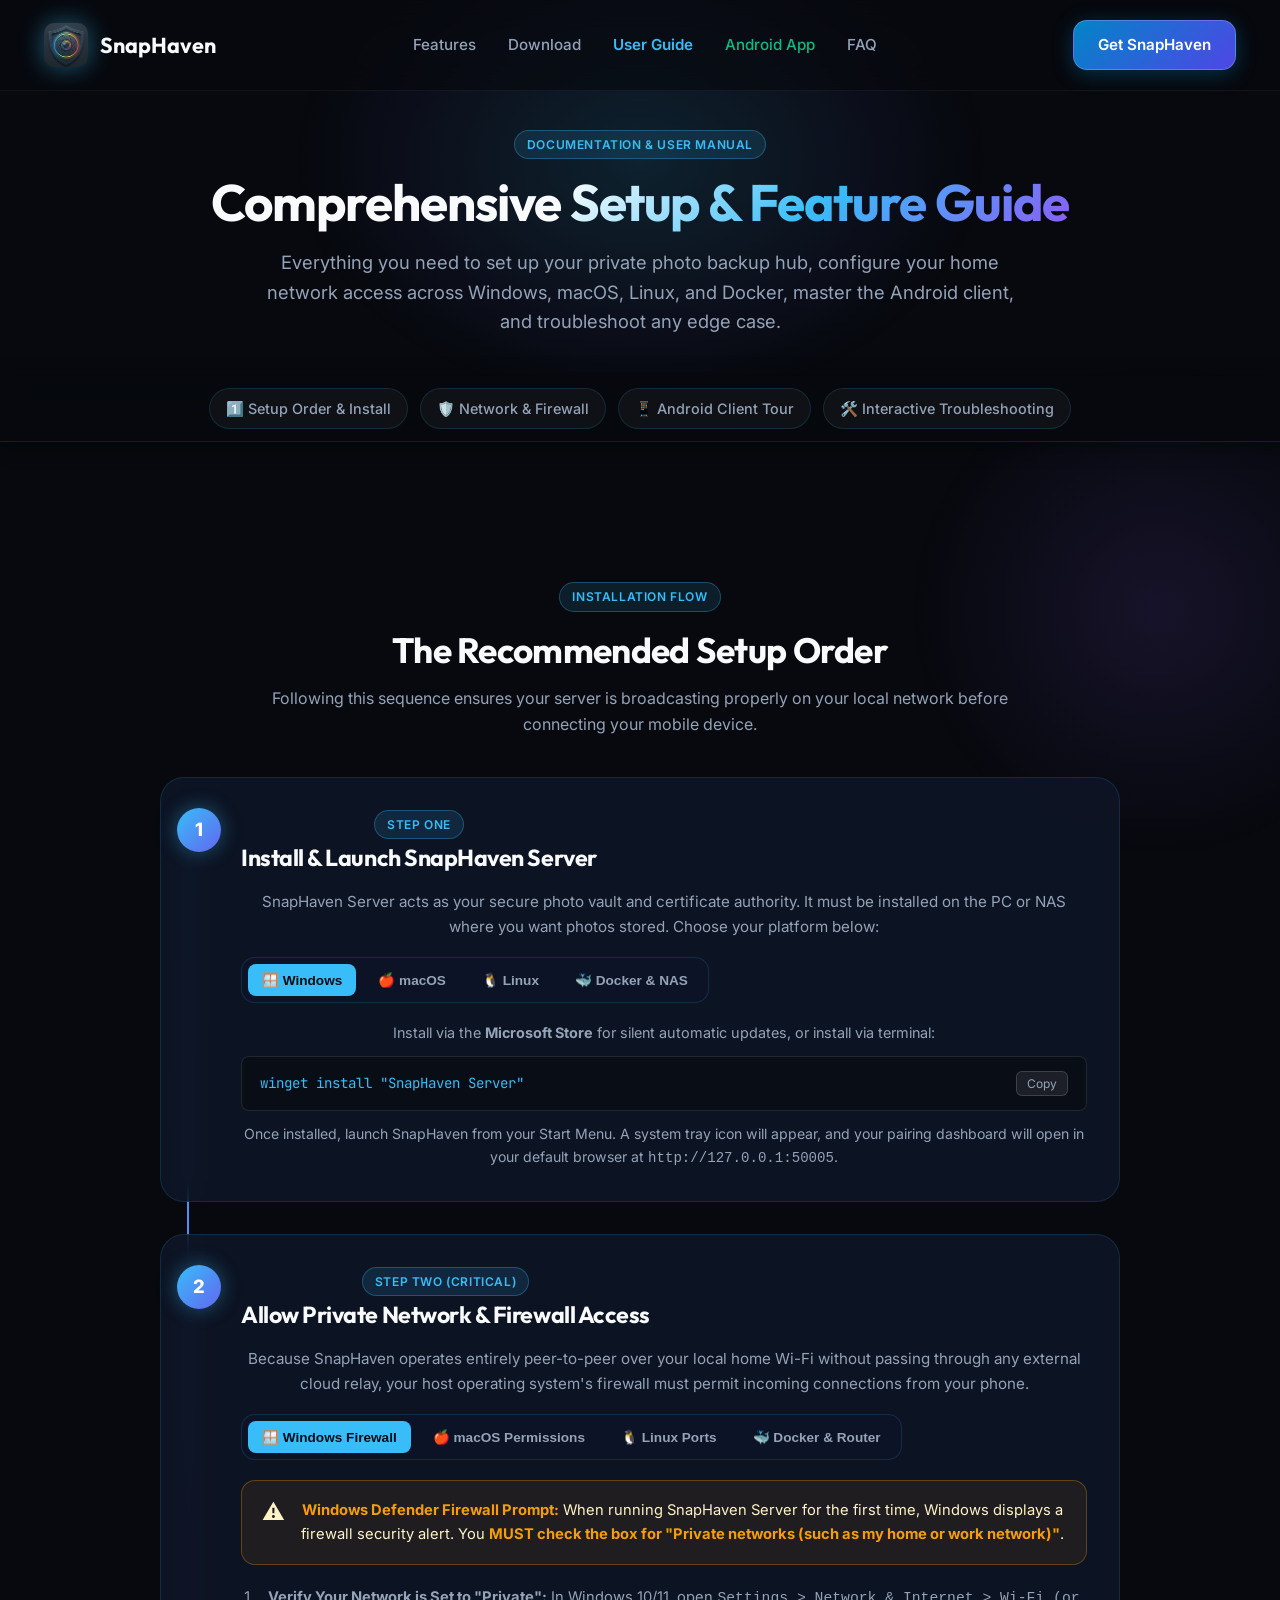
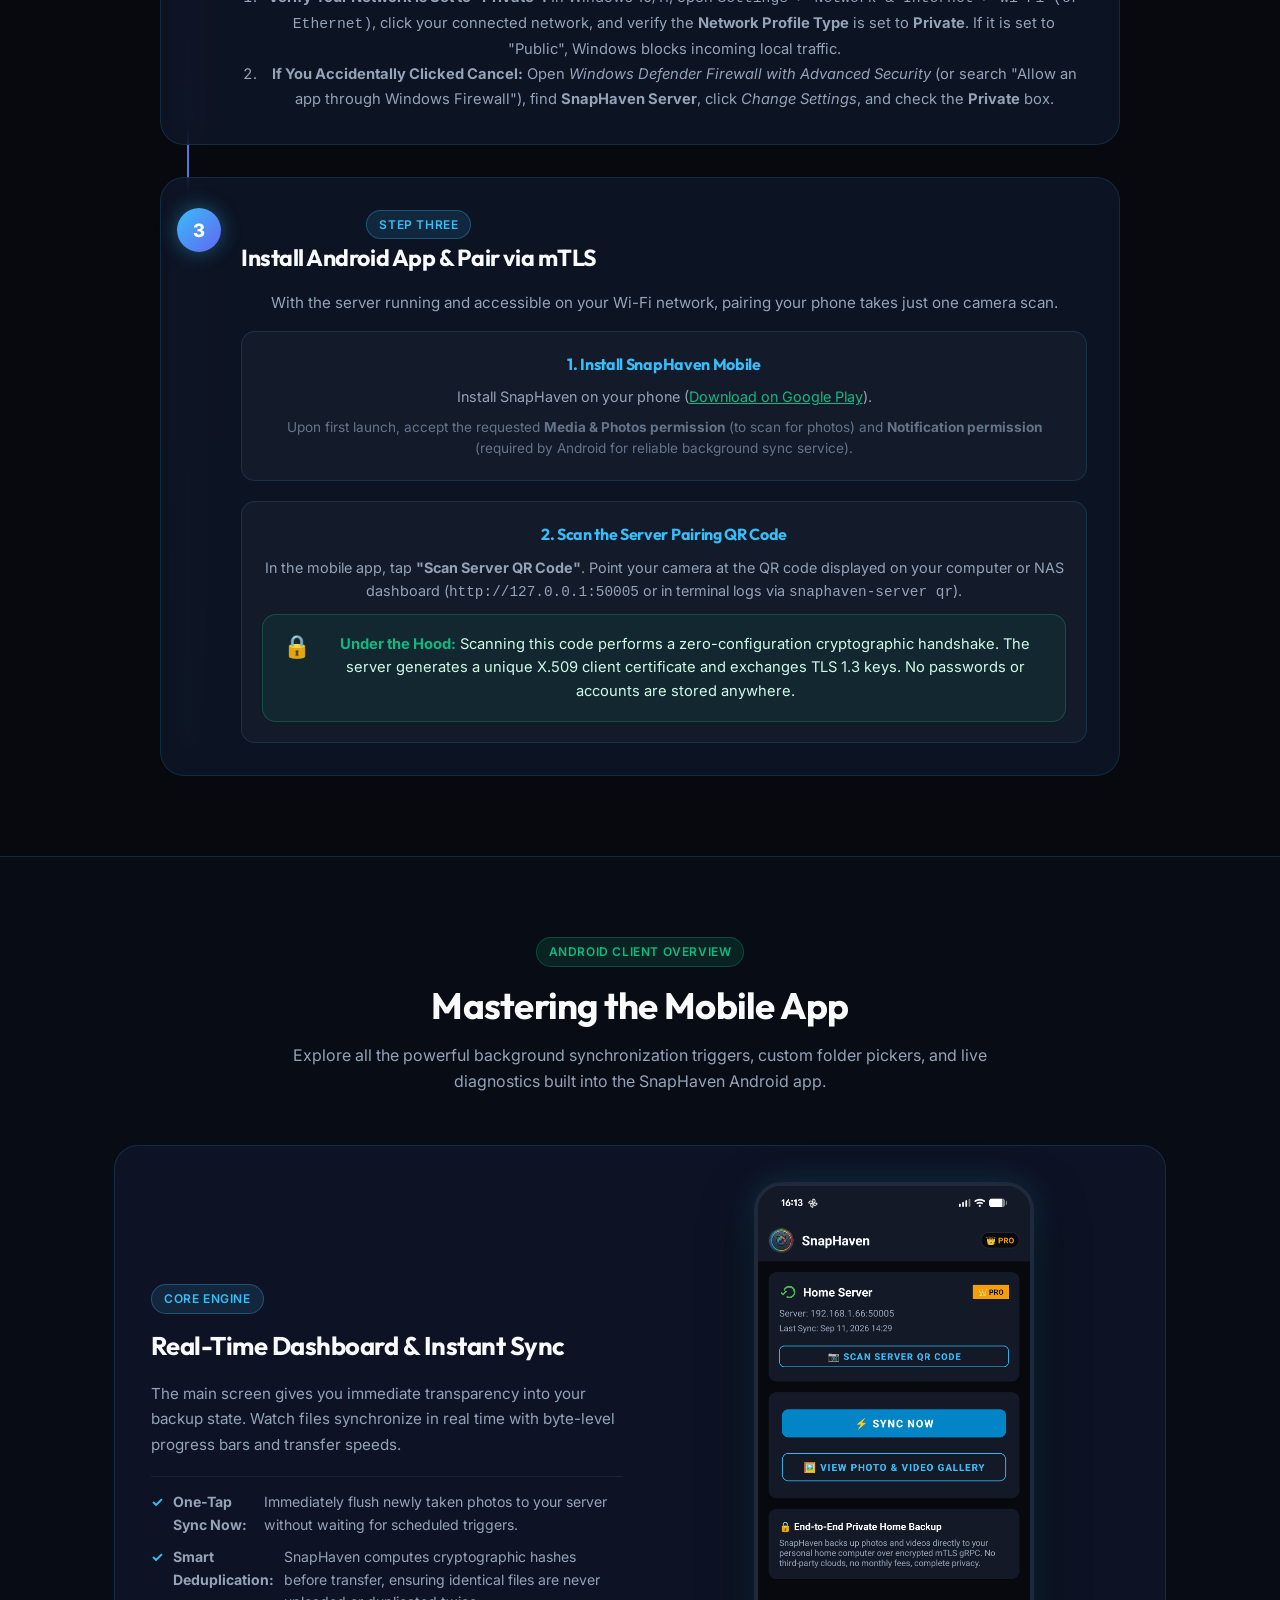
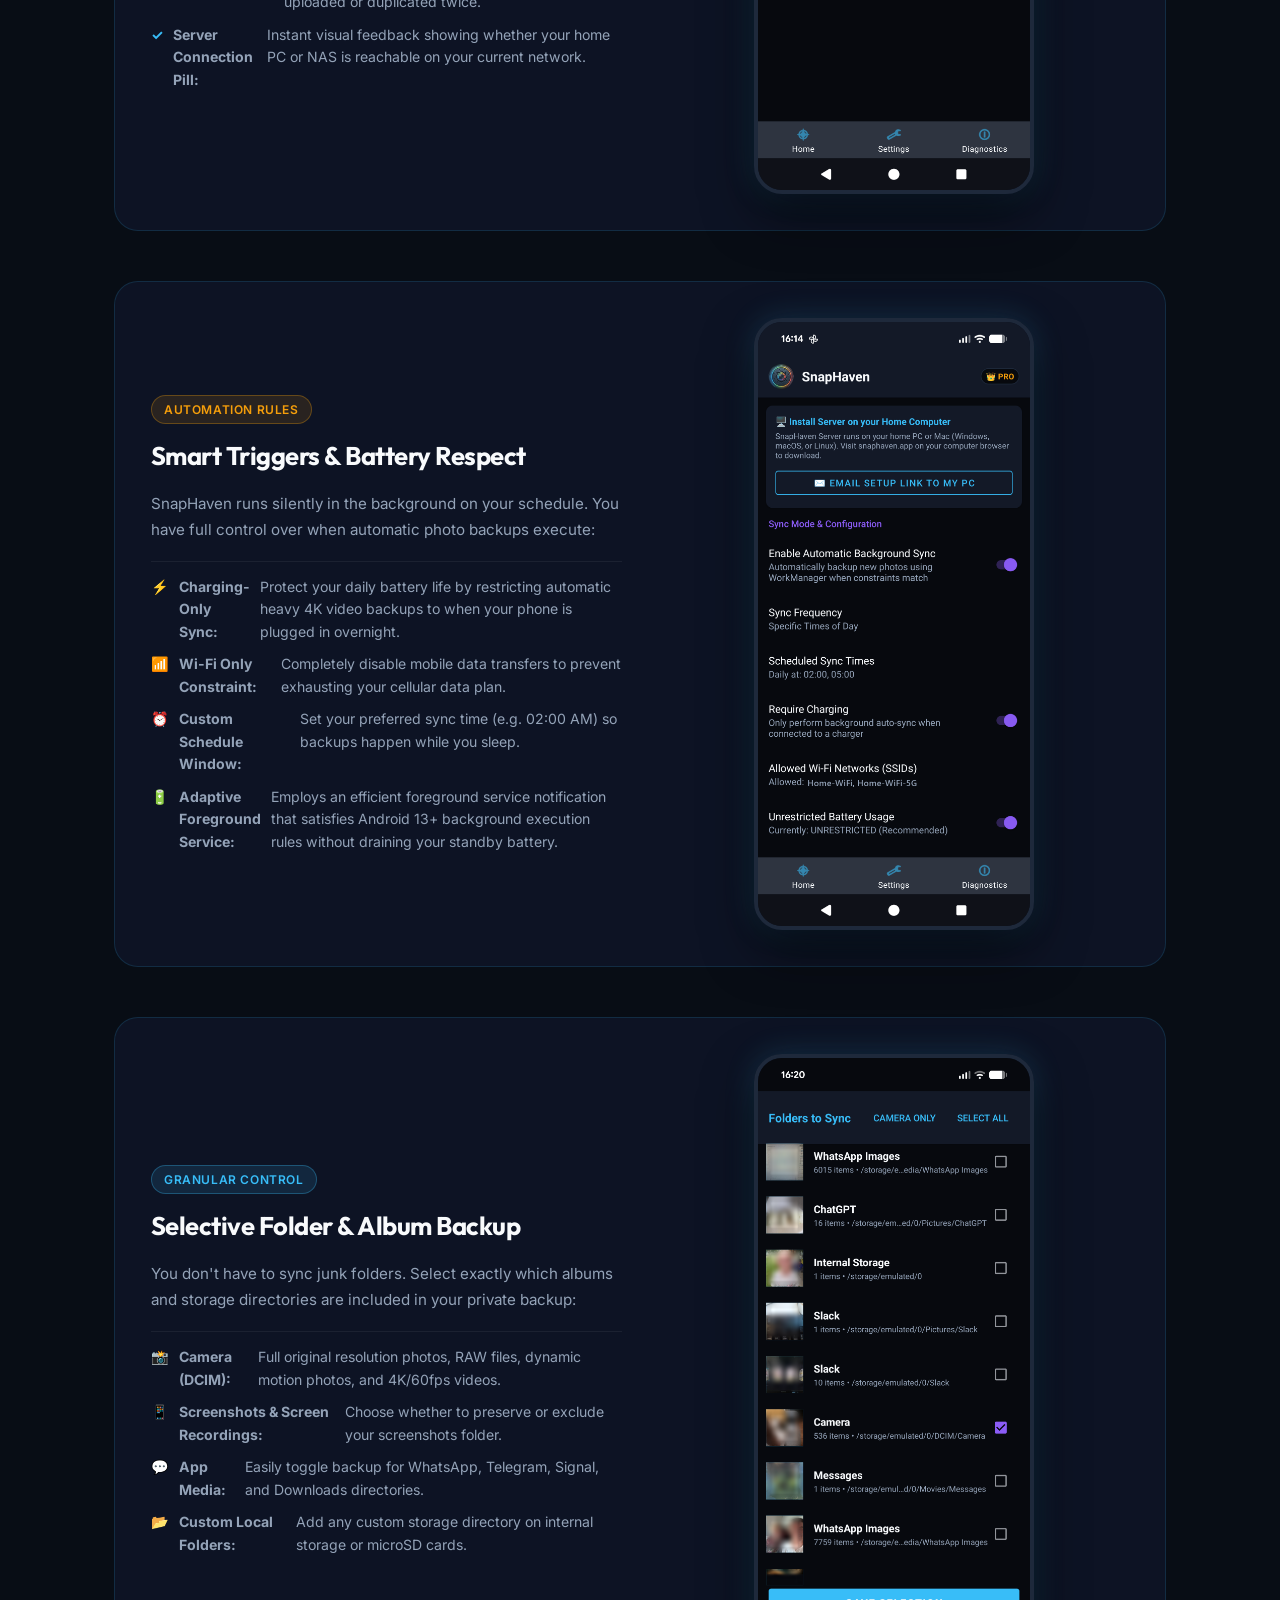
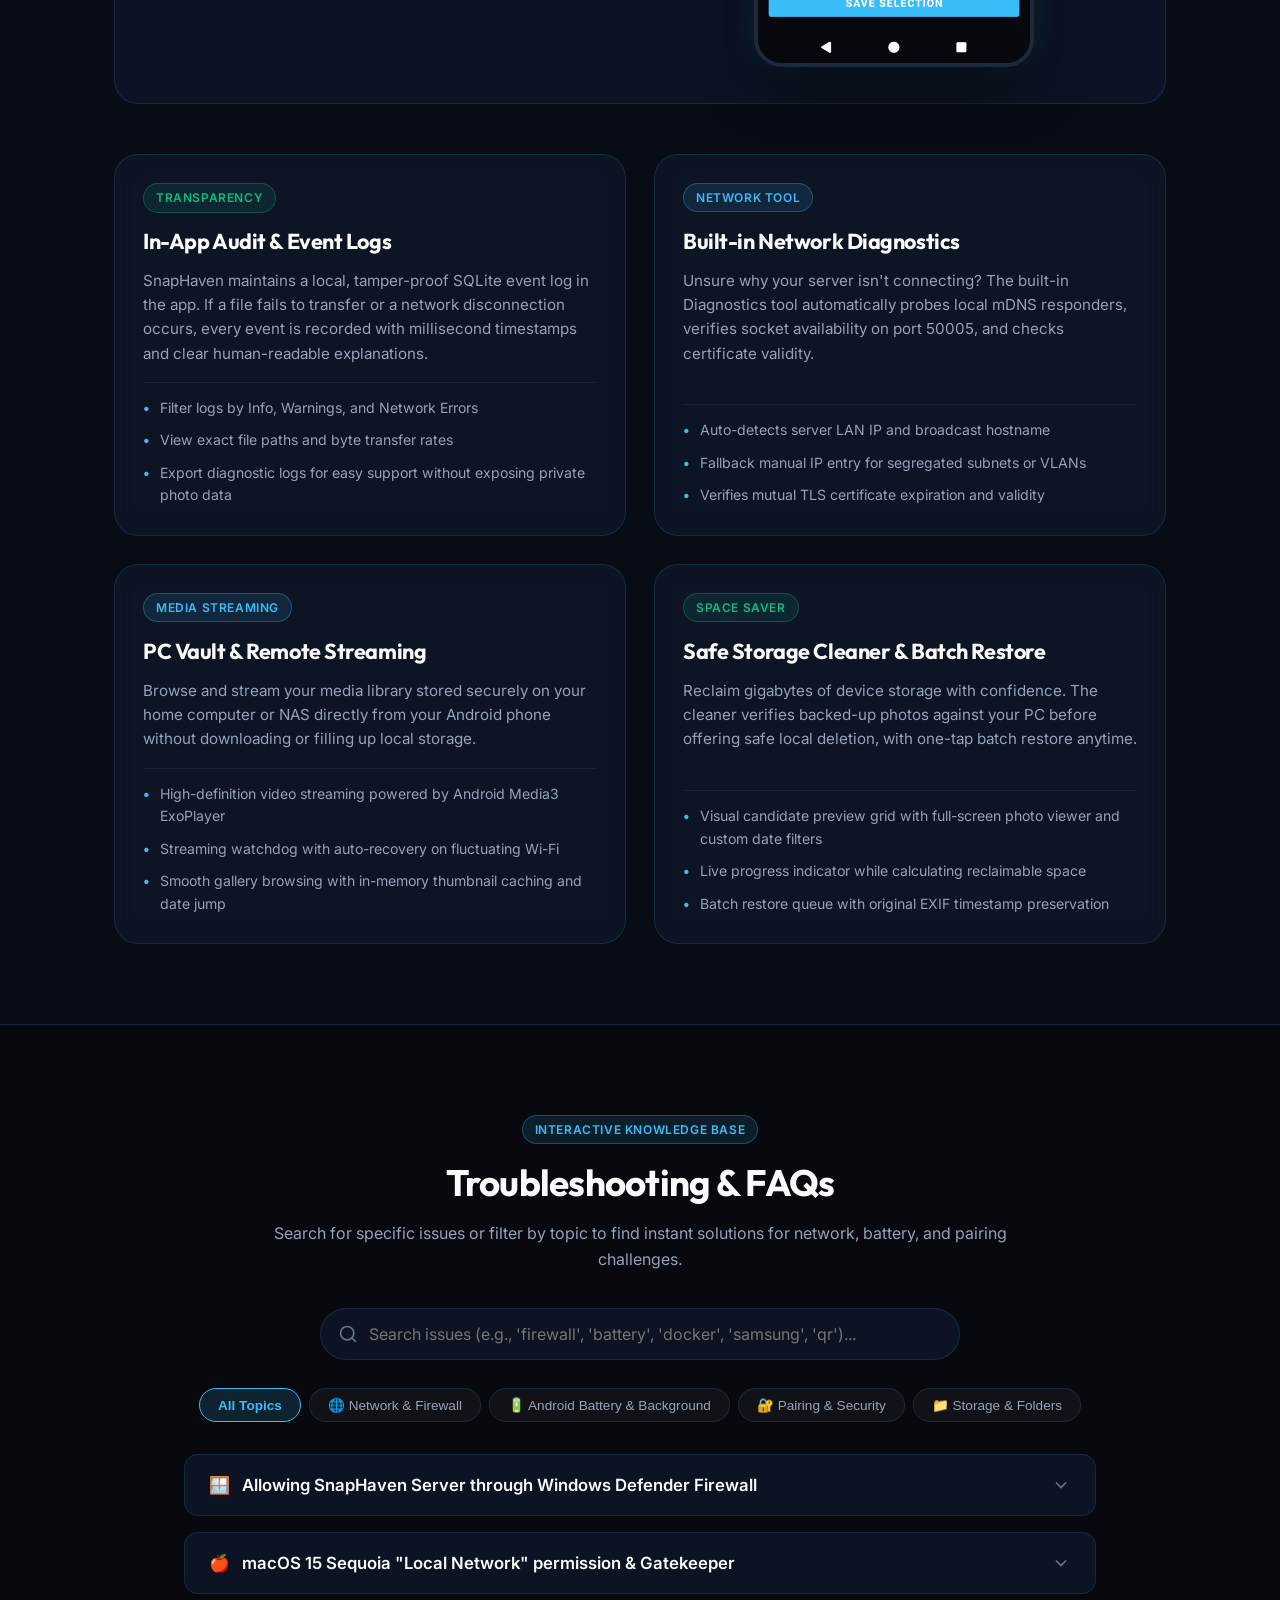
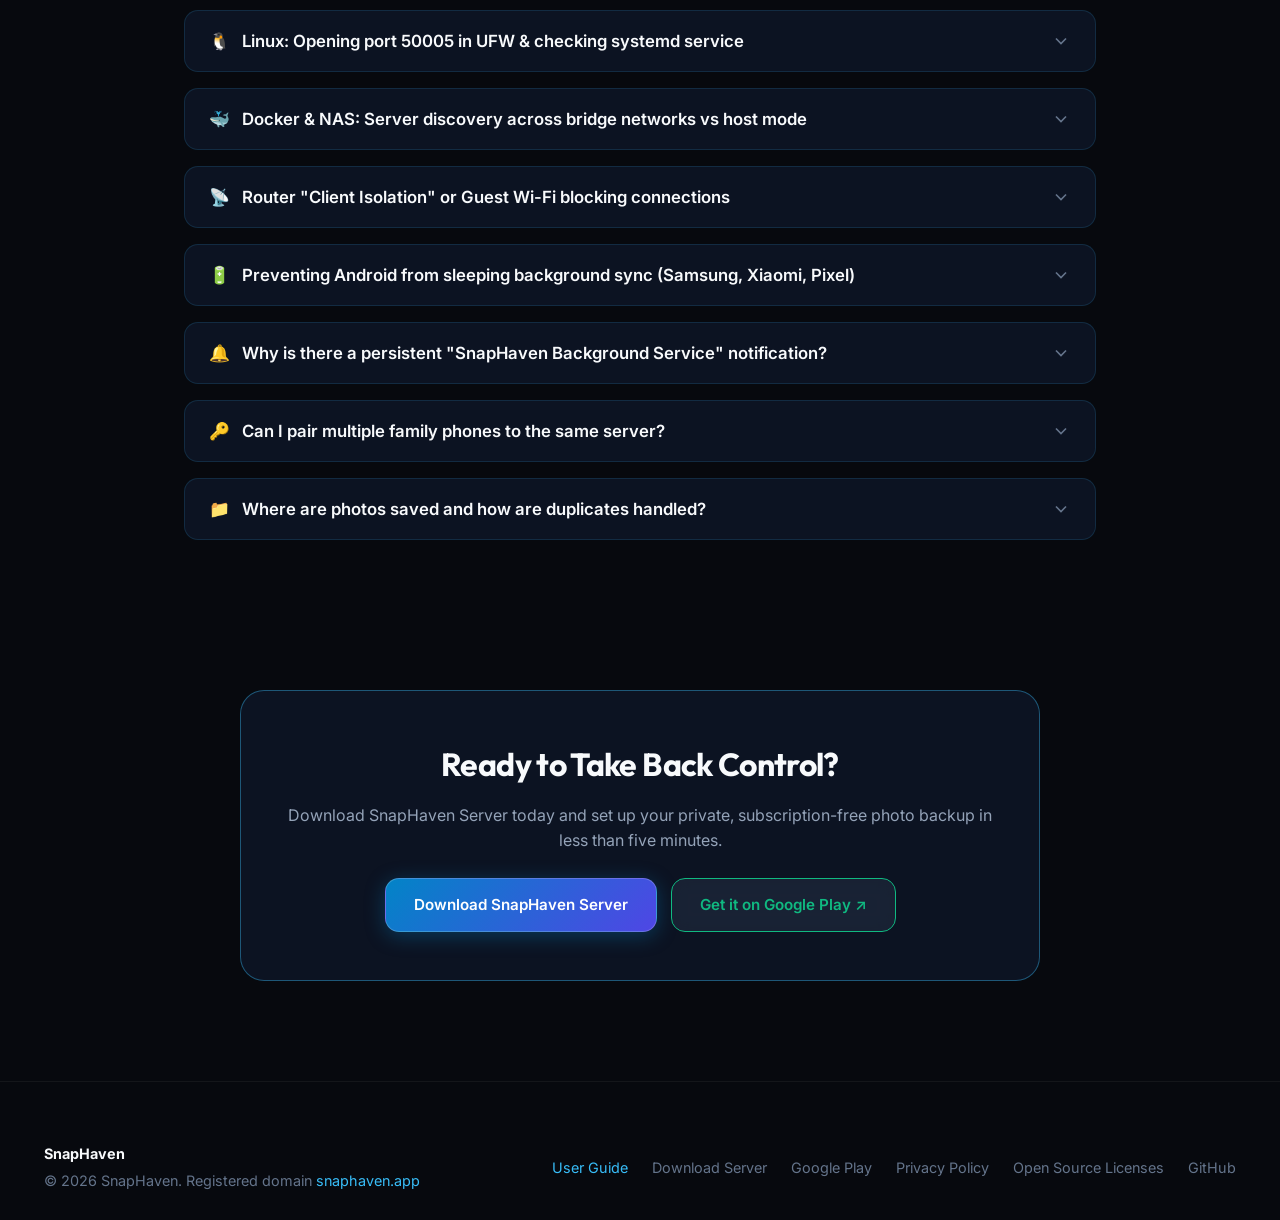
<file: guide.html>
<!DOCTYPE html>
<html lang="en">
<head>
    <meta charset="UTF-8">
    <meta name="viewport" content="width=device-width, initial-scale=1.0, maximum-scale=5.0, viewport-fit=cover">
    <title>SnapHaven User Guide & Knowledge Base — Setup, Android Client & Troubleshooting</title>
    <meta name="description" content="Complete step-by-step instructions for SnapHaven. Learn how to install the server across Windows, macOS, Linux, and Docker, configure firewall access, use all Android client features, and troubleshoot common issues.">
    <meta name="keywords" content="SnapHaven guide, setup instructions, private network access, windows firewall photo sync, android photo backup, MTLS pairing, home server photo backup">

    <!-- Open Graph -->
    <meta property="og:type" content="article">
    <meta property="og:url" content="https://snaphaven.app/guide.html">
    <meta property="og:title" content="SnapHaven User Guide & Knowledge Base">
    <meta property="og:description" content="In-depth instructions, firewall setup, Android feature tour, and interactive troubleshooting for SnapHaven.">

    <!-- Fonts -->
    <link rel="preconnect" href="https://fonts.googleapis.com">
    <link rel="preconnect" href="https://fonts.gstatic.com" crossorigin>
    <link href="https://fonts.googleapis.com/css2?family=Inter:wght@400;500;600;700&family=Outfit:wght@600;700;800&family=JetBrains+Mono:wght@400;500&display=swap" rel="stylesheet">
    
    <link rel="icon" type="image/png" href="favicon.png">
    <link rel="stylesheet" href="index.css">
    <link rel="stylesheet" href="guide.css">
</head>
<body>

    <!-- Ambient Glowing Background Orbs -->
    <div class="ambient-glow">
        <div class="glow-orb-1"></div>
        <div class="glow-orb-2"></div>
    </div>

    <!-- Main Navigation Header -->
    <header class="navbar" id="navbar">
        <div class="container nav-container">
            <a href="index.html" class="nav-brand">
                <img src="logo.png?v=7" alt="SnapHaven Logo" class="brand-icon-img" width="44" height="44">
                <span>SnapHaven</span>
            </a>

            <ul class="nav-links">
                <li><a href="index.html#features" class="nav-link">Features</a></li>
                <li><a href="download.html" class="nav-link">Download</a></li>
                <li><a href="guide.html" class="nav-link active" style="color: var(--accent-cyan); font-weight: 600;">User Guide</a></li>
                <li><a href="https://play.google.com/store/apps/details?id=app.snaphaven" target="_blank" rel="noopener noreferrer" class="nav-link" style="color: var(--accent-emerald);">Android App</a></li>
                <li><a href="index.html#faq" class="nav-link">FAQ</a></li>
            </ul>

            <div class="nav-actions">
                <a href="download.html" class="btn btn-primary">
                    <span>Get SnapHaven</span>
                </a>
            </div>
        </div>
    </header>

    <!-- Guide Hero Section -->
    <section class="guide-hero">
        <div class="container">
            <span class="badge-tag badge-cyan">Documentation &amp; User Manual</span>
            <h1>Comprehensive <span class="gradient-text">Setup &amp; Feature Guide</span></h1>
            <p>
                Everything you need to set up your private photo backup hub, configure your home network access across Windows, macOS, Linux, and Docker, master the Android client, and troubleshoot any edge case.
            </p>
        </div>
    </section>

    <!-- Quick Jump Sticky Sub-Navigation -->
    <nav class="quick-jump-bar">
        <div class="container quick-jump-container">
            <a href="#setup-order" class="quick-jump-link">
                <span>1️⃣ Setup Order &amp; Install</span>
            </a>
            <a href="#network-access" class="quick-jump-link">
                <span>🛡️ Network &amp; Firewall</span>
            </a>
            <a href="#android-features" class="quick-jump-link">
                <span>📱 Android Client Tour</span>
            </a>
            <a href="#troubleshoot-hub" class="quick-jump-link">
                <span>🛠️ Interactive Troubleshooting</span>
            </a>
        </div>
    </nav>

    <main>
        <!-- ================================================================= -->
        <!-- SECTION 1: Step-by-Step Installation Order                        -->
        <!-- ================================================================= -->
        <section id="setup-order" style="padding-bottom: 80px;">
            <div class="container">
                <div style="text-align: center; max-width: 760px; margin: 0 auto 40px;">
                    <span class="badge-tag badge-cyan">Installation Flow</span>
                    <h2 style="font-size: 2.2rem; margin-top: 10px;">The Recommended Setup Order</h2>
                    <p style="color: var(--text-secondary); margin-top: 8px;">
                        Following this sequence ensures your server is broadcasting properly on your local network before connecting your mobile device.
                    </p>
                </div>

                <div class="setup-stepper">
                    <div class="stepper-line"></div>

                    <!-- Step 1: Server Setup -->
                    <div class="step-card" id="step-1">
                        <div class="step-badge">1</div>
                        <div class="step-header">
                            <div>
                                <span class="badge-tag badge-cyan" style="font-size: 0.75rem;">Step One</span>
                                <h3 class="step-title">Install &amp; Launch SnapHaven Server</h3>
                            </div>
                        </div>
                        <p style="color: var(--text-secondary); font-size: 0.95rem;">
                            SnapHaven Server acts as your secure photo vault and certificate authority. It must be installed on the PC or NAS where you want photos stored. Choose your platform below:
                        </p>

                        <!-- Platform Switcher Tabs -->
                        <div class="platform-pill-group">
                            <button class="platform-pill active" data-platform="win">🪟 Windows</button>
                            <button class="platform-pill" data-platform="mac">🍎 macOS</button>
                            <button class="platform-pill" data-platform="linux">🐧 Linux</button>
                            <button class="platform-pill" data-platform="docker">🐳 Docker &amp; NAS</button>
                        </div>

                        <!-- Platform Panes -->
                        <div class="platform-pane active" data-platform="win">
                            <p style="color: var(--text-secondary); font-size: 0.9rem; margin-bottom: 12px;">
                                Install via the <strong>Microsoft Store</strong> for silent automatic updates, or install via terminal:
                            </p>
                            <div class="guide-code-block" id="cmd-winget">
                                <span>winget install "SnapHaven Server"</span>
                                <button class="guide-code-copy-btn" onclick="copySnippet('cmd-winget', this)">Copy</button>
                            </div>
                            <p style="color: var(--text-secondary); font-size: 0.88rem; margin-top: 10px;">
                                Once installed, launch SnapHaven from your Start Menu. A system tray icon will appear, and your pairing dashboard will open in your default browser at <code>http://127.0.0.1:50005</code>.
                            </p>
                        </div>

                        <div class="platform-pane" data-platform="mac">
                            <p style="color: var(--text-secondary); font-size: 0.9rem; margin-bottom: 12px;">
                                Download the Universal App bundle (Apple Silicon M1-M4 &amp; Intel) from the <a href="download.html" style="color: var(--accent-cyan);">Download Page</a>. Extract and clear the quarantine flag if prompted:
                            </p>
                            <div class="guide-code-block" id="cmd-mac">
                                <span>xattr -cr "SnapHaven Server.app" && open "SnapHaven Server.app"</span>
                                <button class="guide-code-copy-btn" onclick="copySnippet('cmd-mac', this)">Copy</button>
                            </div>
                            <p style="color: var(--text-secondary); font-size: 0.88rem; margin-top: 10px;">
                                SnapHaven will appear in your top menu bar with a camera emblem.
                            </p>
                        </div>

                        <div class="platform-pane" data-platform="linux">
                            <p style="color: var(--text-secondary); font-size: 0.9rem; margin-bottom: 12px;">
                                Install the Debian package and enable the systemd daemon for unattended background sync:
                            </p>
                            <div class="guide-code-block" id="cmd-deb">
                                <span>sudo dpkg -i snaphaven-server_1.0.0_amd64.deb && sudo systemctl enable --now snaphaven-server</span>
                                <button class="guide-code-copy-btn" onclick="copySnippet('cmd-deb', this)">Copy</button>
                            </div>
                            <p style="color: var(--text-secondary); font-size: 0.88rem; margin-top: 10px;">
                                Open your web browser to <code>http://localhost:50005</code>, run <code>snaphaven-server open</code>, or print the pairing QR code directly in your terminal with <code>snaphaven-server qr</code>.
                            </p>
                        </div>

                        <div class="platform-pane" data-platform="docker">
                            <p style="color: var(--text-secondary); font-size: 0.9rem; margin-bottom: 12px;">
                                For Docker, Synology NAS, Unraid, or TrueNAS, use Docker Compose or Docker CLI. Publish port <code>50005:50005</code> or use <code>network_mode: host</code> for automatic mDNS local discovery:
                            </p>
                            <div class="guide-code-block" id="cmd-docker">
                                <span>docker run -d --name snaphaven-server -p 50005:50005 -v /your/photos:/data/photos ghcr.io/jonricha/snaphaven-server:latest</span>
                                <button class="guide-code-copy-btn" onclick="copySnippet('cmd-docker', this)">Copy</button>
                            </div>
                            <p style="color: var(--text-secondary); font-size: 0.88rem; margin-top: 10px;">
                                💡 <strong>Headless / Terminal Pairing:</strong> View the live QR code anytime with <code>docker logs snaphaven-server</code> or <code>snaphaven-server qr</code>, or open <code>http://&lt;NAS-IP&gt;:50005</code> in your browser.
                            </p>
                        </div>
                    </div>

                    <!-- Step 2: Network & Firewall -->
                    <div class="step-card" id="network-access">
                        <div class="step-badge">2</div>
                        <div class="step-header">
                            <div>
                                <span class="badge-tag badge-cyan" style="font-size: 0.75rem;">Step Two (Critical)</span>
                                <h3 class="step-title">Allow Private Network &amp; Firewall Access</h3>
                            </div>
                        </div>
                        <p style="color: var(--text-secondary); font-size: 0.95rem;">
                            Because SnapHaven operates entirely peer-to-peer over your local home Wi-Fi without passing through any external cloud relay, your host operating system's firewall must permit incoming connections from your phone.
                        </p>

                        <!-- Platform Tabs for Network Configuration -->
                        <div class="platform-pill-group">
                            <button class="platform-pill active" data-platform="win-net">🪟 Windows Firewall</button>
                            <button class="platform-pill" data-platform="mac-net">🍎 macOS Permissions</button>
                            <button class="platform-pill" data-platform="linux-net">🐧 Linux Ports</button>
                            <button class="platform-pill" data-platform="docker-net">🐳 Docker &amp; Router</button>
                        </div>

                        <!-- Windows Net Pane -->
                        <div class="platform-pane active" data-platform="win-net">
                            <div class="callout-box callout-warning">
                                <div class="callout-icon">⚠️</div>
                                <div>
                                    <strong>Windows Defender Firewall Prompt:</strong> When running SnapHaven Server for the first time, Windows displays a firewall security alert. You <strong>MUST check the box for "Private networks (such as my home or work network)"</strong>.
                                </div>
                            </div>
                            <ol style="color: var(--text-secondary); font-size: 0.92rem; padding-left: 20px; line-height: 1.7;">
                                <li>
                                    <strong>Verify Your Network is Set to "Private":</strong> In Windows 10/11, open <code>Settings &gt; Network &amp; Internet &gt; Wi-Fi (or Ethernet)</code>, click your connected network, and verify the <strong>Network Profile Type</strong> is set to <strong>Private</strong>. If it is set to "Public", Windows blocks incoming local traffic.
                                </li>
                                <li>
                                    <strong>If You Accidentally Clicked Cancel:</strong> Open <em>Windows Defender Firewall with Advanced Security</em> (or search "Allow an app through Windows Firewall"), find <strong>SnapHaven Server</strong>, click <em>Change Settings</em>, and check the <strong>Private</strong> box.
                                </li>
                            </ol>
                        </div>

                        <!-- macOS Net Pane -->
                        <div class="platform-pane" data-platform="mac-net">
                            <div class="callout-box callout-info">
                                <div class="callout-icon">ℹ️</div>
                                <div>
                                    <strong>macOS 15 Sequoia "Local Network" Privacy:</strong> Modern macOS requires explicit permission for local network sockets.
                                </div>
                            </div>
                            <ul style="color: var(--text-secondary); font-size: 0.92rem; padding-left: 20px; line-height: 1.7;">
                                <li>When macOS prompts: <em>"SnapHaven would like to find and connect to devices on your local network"</em>, click <strong>Allow</strong>.</li>
                                <li>To double check: Open <code>System Settings &gt; Privacy &amp; Security &gt; Local Network</code> and verify <strong>SnapHaven Server</strong> is toggled ON.</li>
                                <li>If using the macOS Application Firewall (<code>System Settings &gt; Network &gt; Firewall</code>), ensure SnapHaven is allowed to receive incoming connections.</li>
                            </ul>
                        </div>

                        <!-- Linux Net Pane -->
                        <div class="platform-pane" data-platform="linux-net">
                            <p style="color: var(--text-secondary); font-size: 0.9rem; margin-bottom: 12px;">
                                If you run UFW or Firewalld, allow inbound traffic on TCP port <code>50005</code> and UDP port <code>5353</code> (for mDNS network discovery):
                            </p>
                            <div class="guide-code-block" id="cmd-ufw">
                                <span>sudo ufw allow 50005/tcp comment "SnapHaven Sync" && sudo ufw allow 5353/udp comment "mDNS Discovery"</span>
                                <button class="guide-code-copy-btn" onclick="copySnippet('cmd-ufw', this)">Copy</button>
                            </div>
                        </div>

                        <!-- Docker Net Pane -->
                        <div class="platform-pane" data-platform="docker-net">
                            <ul style="color: var(--text-secondary); font-size: 0.92rem; padding-left: 20px; line-height: 1.7;">
                                <li><strong>Port Mapping:</strong> Ensure port <code>50005:50005</code> is published if running in bridge mode.</li>
                                <li><strong>mDNS / ZeroConf Discovery:</strong> Because Docker bridge networks isolate multicast traffic, we strongly recommend using <code>network_mode: host</code>. Alternatively, you can enter your server's LAN IP address directly in the mobile client if automatic discovery is unreachable.</li>
                                <li><strong>Wi-Fi AP Isolation:</strong> Ensure your Wi-Fi router does not have "Client Isolation" or "Guest Network Isolation" enabled, as this blocks phones from reaching LAN PCs.</li>
                            </ul>
                        </div>
                    </div>

                    <!-- Step 3: Mobile Install & Pairing -->
                    <div class="step-card" id="step-3">
                        <div class="step-badge">3</div>
                        <div class="step-header">
                            <div>
                                <span class="badge-tag badge-cyan" style="font-size: 0.75rem;">Step Three</span>
                                <h3 class="step-title">Install Android App &amp; Pair via mTLS</h3>
                            </div>
                        </div>
                        <p style="color: var(--text-secondary); font-size: 0.95rem;">
                            With the server running and accessible on your Wi-Fi network, pairing your phone takes just one camera scan.
                        </p>

                        <div style="display: grid; grid-template-columns: 1fr; gap: 20px; margin-top: 16px;">
                            <div style="background: rgba(255, 255, 255, 0.03); border: 1px solid var(--border-color); border-radius: var(--radius-md); padding: 20px;">
                                <h4 style="color: var(--accent-cyan); margin-bottom: 8px;">1. Install SnapHaven Mobile</h4>
                                <p style="color: var(--text-secondary); font-size: 0.9rem; margin-bottom: 8px;">
                                    Install SnapHaven on your phone (<a href="https://play.google.com/store/apps/details?id=app.snaphaven" target="_blank" rel="noopener noreferrer" style="color: var(--accent-emerald);">Download on Google Play</a>).
                                </p>
                                <p style="color: var(--text-muted); font-size: 0.85rem;">
                                    Upon first launch, accept the requested <strong>Media &amp; Photos permission</strong> (to scan for photos) and <strong>Notification permission</strong> (required by Android for reliable background sync service).
                                </p>
                            </div>

                            <div style="background: rgba(255, 255, 255, 0.03); border: 1px solid var(--border-color); border-radius: var(--radius-md); padding: 20px;">
                                <h4 style="color: var(--accent-cyan); margin-bottom: 8px;">2. Scan the Server Pairing QR Code</h4>
                                <p style="color: var(--text-secondary); font-size: 0.9rem; margin-bottom: 8px;">
                                    In the mobile app, tap <strong>"Scan Server QR Code"</strong>. Point your camera at the QR code displayed on your computer or NAS dashboard (<code>http://127.0.0.1:50005</code> or in terminal logs via <code>snaphaven-server qr</code>).
                                </p>
                                <div class="callout-box callout-success" style="margin: 10px 0 0;">
                                    <div class="callout-icon">🔒</div>
                                    <div>
                                        <strong>Under the Hood:</strong> Scanning this code performs a zero-configuration cryptographic handshake. The server generates a unique X.509 client certificate and exchanges TLS 1.3 keys. No passwords or accounts are stored anywhere.
                                    </div>
                                </div>
                            </div>
                        </div>
                    </div>
                </div>
            </div>
        </section>


        <!-- ================================================================= -->
        <!-- SECTION 2: Android Client Feature Deep Dive                       -->
        <!-- ================================================================= -->
        <section id="android-features" style="padding: 80px 0; background: rgba(15, 23, 42, 0.3); border-top: 1px solid var(--border-color); border-bottom: 1px solid var(--border-color);">
            <div class="container features-container">
                <div style="text-align: center; max-width: 760px; margin: 0 auto 30px;">
                    <span class="badge-tag badge-emerald">Android Client Overview</span>
                    <h2 style="font-size: 2.3rem; margin-top: 10px;">Mastering the Mobile App</h2>
                    <p style="color: var(--text-secondary); margin-top: 8px;">
                        Explore all the powerful background synchronization triggers, custom folder pickers, and live diagnostics built into the SnapHaven Android app.
                    </p>
                </div>

                <!-- Feature Split Showcase 1: Home & Sync Engine -->
                <div class="feature-split-layout">
                    <div>
                        <div class="feature-badge-row">
                            <span class="badge-tag badge-cyan">Core Engine</span>
                        </div>
                        <h3 style="font-size: 1.6rem; margin-bottom: 14px;">Real-Time Dashboard &amp; Instant Sync</h3>
                        <p style="color: var(--text-secondary); font-size: 0.95rem; line-height: 1.7; margin-bottom: 18px;">
                            The main screen gives you immediate transparency into your backup state. Watch files synchronize in real time with byte-level progress bars and transfer speeds.
                        </p>
                        <ul class="feature-specs-list">
                            <li><span class="bullet">✓</span> <strong>One-Tap Sync Now:</strong> Immediately flush newly taken photos to your server without waiting for scheduled triggers.</li>
                            <li><span class="bullet">✓</span> <strong>Smart Deduplication:</strong> SnapHaven computes cryptographic hashes before transfer, ensuring identical files are never uploaded or duplicated twice.</li>
                            <li><span class="bullet">✓</span> <strong>Server Connection Pill:</strong> Instant visual feedback showing whether your home PC or NAS is reachable on your current network.</li>
                        </ul>
                    </div>
                    <div class="phone-mockup-wrapper">
                        <img src="phone_screenshot_1_home.png" alt="SnapHaven Android Home Screen" class="phone-mockup-img">
                    </div>
                </div>

                <!-- Feature Split Showcase 2: Settings & Constraints -->
                <div class="feature-split-layout" style="margin-top: 40px;">
                    <div class="phone-mockup-wrapper" style="order: 2;">
                        <img src="phone_screenshot_2_settings.png" alt="SnapHaven Android Settings Screen" class="phone-mockup-img">
                    </div>
                    <div style="order: 1;">
                        <div class="feature-badge-row">
                            <span class="badge-tag badge-amber">Automation Rules</span>
                        </div>
                        <h3 style="font-size: 1.6rem; margin-bottom: 14px;">Smart Triggers &amp; Battery Respect</h3>
                        <p style="color: var(--text-secondary); font-size: 0.95rem; line-height: 1.7; margin-bottom: 18px;">
                            SnapHaven runs silently in the background on your schedule. You have full control over when automatic photo backups execute:
                        </p>
                        <ul class="feature-specs-list">
                            <li><span class="bullet">⚡</span> <strong>Charging-Only Sync:</strong> Protect your daily battery life by restricting automatic heavy 4K video backups to when your phone is plugged in overnight.</li>
                            <li><span class="bullet">📶</span> <strong>Wi-Fi Only Constraint:</strong> Completely disable mobile data transfers to prevent exhausting your cellular data plan.</li>
                            <li><span class="bullet">⏰</span> <strong>Custom Schedule Window:</strong> Set your preferred sync time (e.g. 02:00 AM) so backups happen while you sleep.</li>
                            <li><span class="bullet">🔋</span> <strong>Adaptive Foreground Service:</strong> Employs an efficient foreground service notification that satisfies Android 13+ background execution rules without draining your standby battery.</li>
                        </ul>
                    </div>
                </div>

                <!-- Feature Split Showcase 3: Folder Picker -->
                <div class="feature-split-layout" style="margin-top: 40px;">
                    <div>
                        <div class="feature-badge-row">
                            <span class="badge-tag badge-cyan">Granular Control</span>
                        </div>
                        <h3 style="font-size: 1.6rem; margin-bottom: 14px;">Selective Folder &amp; Album Backup</h3>
                        <p style="color: var(--text-secondary); font-size: 0.95rem; line-height: 1.7; margin-bottom: 18px;">
                            You don't have to sync junk folders. Select exactly which albums and storage directories are included in your private backup:
                        </p>
                        <ul class="feature-specs-list">
                            <li><span class="bullet">📸</span> <strong>Camera (DCIM):</strong> Full original resolution photos, RAW files, dynamic motion photos, and 4K/60fps videos.</li>
                            <li><span class="bullet">📱</span> <strong>Screenshots &amp; Screen Recordings:</strong> Choose whether to preserve or exclude your screenshots folder.</li>
                            <li><span class="bullet">💬</span> <strong>App Media:</strong> Easily toggle backup for WhatsApp, Telegram, Signal, and Downloads directories.</li>
                            <li><span class="bullet">📂</span> <strong>Custom Local Folders:</strong> Add any custom storage directory on internal storage or microSD cards.</li>
                        </ul>
                    </div>
                    <div class="phone-mockup-wrapper">
                        <img src="phone_screenshot_3_folders.png" alt="SnapHaven Android Folder Selection" class="phone-mockup-img">
                    </div>
                </div>

                <!-- Feature Grid: Diagnostics & Log Engine -->
                <div class="feature-showcase-grid">
                    <div class="feature-deep-card">
                        <div>
                            <div class="feature-badge-row">
                                <span class="badge-tag badge-emerald">Transparency</span>
                            </div>
                            <h3>In-App Audit &amp; Event Logs</h3>
                            <p>
                                SnapHaven maintains a local, tamper-proof SQLite event log in the app. If a file fails to transfer or a network disconnection occurs, every event is recorded with millisecond timestamps and clear human-readable explanations.
                            </p>
                        </div>
                        <ul class="feature-specs-list">
                            <li><span class="bullet">•</span> Filter logs by Info, Warnings, and Network Errors</li>
                            <li><span class="bullet">•</span> View exact file paths and byte transfer rates</li>
                            <li><span class="bullet">•</span> Export diagnostic logs for easy support without exposing private photo data</li>
                        </ul>
                    </div>

                    <div class="feature-deep-card">
                        <div>
                            <div class="feature-badge-row">
                                <span class="badge-tag badge-cyan">Network Tool</span>
                            </div>
                            <h3>Built-in Network Diagnostics</h3>
                            <p>
                                Unsure why your server isn't connecting? The built-in Diagnostics tool automatically probes local mDNS responders, verifies socket availability on port 50005, and checks certificate validity.
                            </p>
                        </div>
                        <ul class="feature-specs-list">
                            <li><span class="bullet">•</span> Auto-detects server LAN IP and broadcast hostname</li>
                            <li><span class="bullet">•</span> Fallback manual IP entry for segregated subnets or VLANs</li>
                            <li><span class="bullet">•</span> Verifies mutual TLS certificate expiration and validity</li>
                        </ul>
                    </div>

                    <div class="feature-deep-card">
                        <div>
                            <div class="feature-badge-row">
                                <span class="badge-tag badge-cyan">Media Streaming</span>
                            </div>
                            <h3>PC Vault &amp; Remote Streaming</h3>
                            <p>
                                Browse and stream your media library stored securely on your home computer or NAS directly from your Android phone without downloading or filling up local storage.
                            </p>
                        </div>
                        <ul class="feature-specs-list">
                            <li><span class="bullet">•</span> High-definition video streaming powered by Android Media3 ExoPlayer</li>
                            <li><span class="bullet">•</span> Streaming watchdog with auto-recovery on fluctuating Wi-Fi</li>
                            <li><span class="bullet">•</span> Smooth gallery browsing with in-memory thumbnail caching and date jump</li>
                        </ul>
                    </div>

                    <div class="feature-deep-card">
                        <div>
                            <div class="feature-badge-row">
                                <span class="badge-tag badge-emerald">Space Saver</span>
                            </div>
                            <h3>Safe Storage Cleaner &amp; Batch Restore</h3>
                            <p>
                                Reclaim gigabytes of device storage with confidence. The cleaner verifies backed-up photos against your PC before offering safe local deletion, with one-tap batch restore anytime.
                            </p>
                        </div>
                        <ul class="feature-specs-list">
                            <li><span class="bullet">•</span> Visual candidate preview grid with full-screen photo viewer and custom date filters</li>
                            <li><span class="bullet">•</span> Live progress indicator while calculating reclaimable space</li>
                            <li><span class="bullet">•</span> Batch restore queue with original EXIF timestamp preservation</li>
                        </ul>
                    </div>
                </div>
            </div>
        </section>


        <!-- ================================================================= -->
        <!-- SECTION 3: Interactive Troubleshooting Hub & Drill-Down FAQ      -->
        <!-- ================================================================= -->
        <section id="troubleshoot-hub" style="padding: 90px 0;">
            <div class="container troubleshoot-hub">
                <div style="text-align: center; max-width: 760px; margin: 0 auto 36px;">
                    <span class="badge-tag badge-cyan">Interactive Knowledge Base</span>
                    <h2 style="font-size: 2.3rem; margin-top: 10px;">Troubleshooting &amp; FAQs</h2>
                    <p style="color: var(--text-secondary); margin-top: 8px;">
                        Search for specific issues or filter by topic to find instant solutions for network, battery, and pairing challenges.
                    </p>
                </div>

                <!-- Live Search Box -->
                <div class="search-box-container">
                    <svg class="search-icon" width="20" height="20" viewBox="0 0 24 24" fill="none" stroke="currentColor" stroke-width="2" stroke-linecap="round" stroke-linejoin="round">
                        <circle cx="11" cy="11" r="8"></circle>
                        <line x1="21" y1="21" x2="16.65" y2="16.65"></line>
                    </svg>
                    <input type="text" id="guideSearchInput" class="guide-search-input" placeholder="Search issues (e.g., 'firewall', 'battery', 'docker', 'samsung', 'qr')...">
                    <button id="searchClearBtn" class="search-clear-btn" title="Clear search">&times;</button>
                </div>

                <!-- Category Filter Pills -->
                <div class="filter-pills-row">
                    <button class="category-filter-btn active" data-category="all">All Topics</button>
                    <button class="category-filter-btn" data-category="network">🌐 Network &amp; Firewall</button>
                    <button class="category-filter-btn" data-category="battery">🔋 Android Battery &amp; Background</button>
                    <button class="category-filter-btn" data-category="security">🔐 Pairing &amp; Security</button>
                    <button class="category-filter-btn" data-category="storage">📁 Storage &amp; Folders</button>
                </div>

                <!-- Zero Results Notice -->
                <div id="noResultsMsg" class="no-results-box">
                    <div style="font-size: 2.5rem; margin-bottom: 12px;">🔍</div>
                    <div style="font-size: 1.1rem; color: #fff; margin-bottom: 6px;">No matching troubleshooting guides found</div>
                    <p>Try searching for a different keyword or switch to "All Topics".</p>
                </div>

                <!-- Accordion Knowledge Base Items -->
                <div class="accordion-list" id="accordionList">

                    <!-- ITEM 1: Windows Firewall -->
                    <div class="accordion-item" id="firewall" data-category="network">
                        <button class="accordion-trigger" aria-expanded="false">
                            <span class="accordion-icon-title">
                                <span>🪟</span>
                                <span>Allowing SnapHaven Server through Windows Defender Firewall</span>
                            </span>
                            <svg class="accordion-chevron" viewBox="0 0 24 24" fill="none" stroke="currentColor" stroke-width="2"><polyline points="6 9 12 15 18 9"></polyline></svg>
                        </button>
                        <div class="accordion-content">
                            <p>
                                If your mobile app says <em>"Server not found"</em> or pairing times out, the most common cause is the Windows Firewall blocking incoming traffic on port <code>50005</code> or treating your home Wi-Fi as a "Public" network.
                            </p>
                            <h4>How to fix:</h4>
                            <ol>
                                <li><strong>Check Network Profile:</strong> Open Windows <code>Settings &gt; Network &amp; Internet &gt; Wi-Fi</code>, click your network name, and make sure the <strong>Network Profile Type</strong> is set to <strong>Private network</strong>.</li>
                                <li><strong>Allow App through Firewall:</strong> Press <kbd>Win + R</kbd>, type <code>control firewall.cpl</code> and press Enter. Click <em>"Allow an app or feature through Windows Defender Firewall"</em> on the left menu.</li>
                                <li>Click <strong>Change settings</strong>, find <strong>SnapHaven Server</strong> in the list, and ensure the <strong>Private</strong> checkbox is checked. If it is not listed, click <em>Allow another app</em> and browse to SnapHaven's executable.</li>
                                <li>Restart SnapHaven Server from the system tray.</li>
                            </ol>
                        </div>
                    </div>

                    <!-- ITEM 2: macOS Sequoia Local Network -->
                    <div class="accordion-item" id="macos-local-network" data-category="network">
                        <button class="accordion-trigger" aria-expanded="false">
                            <span class="accordion-icon-title">
                                <span>🍎</span>
                                <span>macOS 15 Sequoia "Local Network" permission &amp; Gatekeeper</span>
                            </span>
                            <svg class="accordion-chevron" viewBox="0 0 24 24" fill="none" stroke="currentColor" stroke-width="2"><polyline points="6 9 12 15 18 9"></polyline></svg>
                        </button>
                        <div class="accordion-content">
                            <p>
                                Starting in macOS 15 Sequoia, Apple introduced a new privacy permission requiring explicit consent for apps to communicate across your local network.
                            </p>
                            <ul>
                                <li><strong>Local Network Permission:</strong> Open <code>System Settings &gt; Privacy &amp; Security &gt; Local Network</code> and make sure <strong>SnapHaven Server</strong> is enabled.</li>
                                <li><strong>Gatekeeper Quarantine:</strong> If you downloaded the <code>.tar.gz</code> bundle and macOS displays a warning that the app cannot be opened because it is from an unidentified developer, right-click the app in Finder and choose <strong>Open</strong>, or run <code>xattr -cr "SnapHaven Server.app"</code> in Terminal.</li>
                            </ul>
                        </div>
                    </div>

                    <!-- ITEM 3: Linux UFW / Firewalld -->
                    <div class="accordion-item" id="linux-firewall" data-category="network">
                        <button class="accordion-trigger" aria-expanded="false">
                            <span class="accordion-icon-title">
                                <span>🐧</span>
                                <span>Linux: Opening port 50005 in UFW &amp; checking systemd service</span>
                            </span>
                            <svg class="accordion-chevron" viewBox="0 0 24 24" fill="none" stroke="currentColor" stroke-width="2"><polyline points="6 9 12 15 18 9"></polyline></svg>
                        </button>
                        <div class="accordion-content">
                            <p>
                                If you are running SnapHaven Server on Ubuntu, Debian, Fedora, or Arch Linux with an active firewall:
                            </p>
                            <div class="guide-code-block" id="cmd-linux-troubleshoot">
                                <span>sudo ufw allow 50005/tcp && sudo systemctl status snaphaven-server</span>
                                <button class="guide-code-copy-btn" onclick="copySnippet('cmd-linux-troubleshoot', this)">Copy</button>
                            </div>
                            <p>
                                For Fedora/RHEL systems using <code>firewalld</code>:
                            </p>
                            <div class="guide-code-block" id="cmd-firewalld">
                                <span>sudo firewall-cmd --permanent --add-port=50005/tcp && sudo firewall-cmd --reload</span>
                                <button class="guide-code-copy-btn" onclick="copySnippet('cmd-firewalld', this)">Copy</button>
                            </div>
                        </div>
                    </div>

                    <!-- ITEM 4: Docker & NAS mDNS Discovery -->
                    <div class="accordion-item" id="docker-networking" data-category="network">
                        <button class="accordion-trigger" aria-expanded="false">
                            <span class="accordion-icon-title">
                                <span>🐳</span>
                                <span>Docker &amp; NAS: Server discovery across bridge networks vs host mode</span>
                            </span>
                            <svg class="accordion-chevron" viewBox="0 0 24 24" fill="none" stroke="currentColor" stroke-width="2"><polyline points="6 9 12 15 18 9"></polyline></svg>
                        </button>
                        <div class="accordion-content">
                            <p>
                                By default, Docker runs containers on an isolated bridge network (e.g. <code>172.17.0.0/16</code>). While mapping port <code>-p 50005:50005</code> allows direct TCP communication, UDP multicast discovery (mDNS on <code>5353/udp</code>) does not cross the Docker bridge.
                            </p>
                            <p><strong>Recommended Solution:</strong></p>
                            <ul>
                                <li>Use <code>network_mode: host</code> in your <code>docker-compose.yml</code> so the container shares your host's network stack directly.</li>
                                <li>If host networking cannot be used (e.g. on Synology Container Manager or macOS Docker Desktop), open the SnapHaven mobile app, tap <em>Diagnostics / Manual Setup</em>, and enter your NAS's static LAN IP address (e.g. <code>192.168.1.150:50005</code>).</li>
                            </ul>
                        </div>
                    </div>

                    <!-- ITEM 5: Wi-Fi AP Isolation -->
                    <div class="accordion-item" id="ap-isolation" data-category="network">
                        <button class="accordion-trigger" aria-expanded="false">
                            <span class="accordion-icon-title">
                                <span>📡</span>
                                <span>Router "Client Isolation" or Guest Wi-Fi blocking connections</span>
                            </span>
                            <svg class="accordion-chevron" viewBox="0 0 24 24" fill="none" stroke="currentColor" stroke-width="2"><polyline points="6 9 12 15 18 9"></polyline></svg>
                        </button>
                        <div class="accordion-content">
                            <p>
                                If your phone and server are connected to the same Wi-Fi router but cannot communicate, your router may have <strong>AP Isolation</strong>, <strong>Client Isolation</strong>, or <strong>Station Isolation</strong> enabled.
                            </p>
                            <ul>
                                <li><strong>Guest Networks:</strong> Most routers automatically isolate all guest Wi-Fi devices so they can only access the internet, not other local machines. Make sure both your phone and PC are connected to your main home Wi-Fi network, not the Guest SSID.</li>
                                <li><strong>Mesh Systems (Eero, Orbi, Google Nest Wi-Fi):</strong> If your PC is plugged into an upstream ISP modem/router and your phone is on a downstream mesh satellite, they may be on different subnets (e.g. <code>192.168.1.x</code> vs <code>192.168.86.x</code>). Place your ISP modem in Bridge Mode or connect both devices to the same mesh network.</li>
                            </ul>
                        </div>
                    </div>

                    <!-- ITEM 6: Android Battery Optimization (Samsung, Xiaomi, Pixel) -->
                    <div class="accordion-item" id="battery-optimization" data-category="battery">
                        <button class="accordion-trigger" aria-expanded="false">
                            <span class="accordion-icon-title">
                                <span>🔋</span>
                                <span>Preventing Android from sleeping background sync (Samsung, Xiaomi, Pixel)</span>
                            </span>
                            <svg class="accordion-chevron" viewBox="0 0 24 24" fill="none" stroke="currentColor" stroke-width="2"><polyline points="6 9 12 15 18 9"></polyline></svg>
                        </button>
                        <div class="accordion-content">
                            <p>
                                Some phone manufacturers (notably Samsung, Xiaomi, and OnePlus) enforce aggressive power-saving systems that terminate background services when your screen is locked.
                            </p>
                            <div class="callout-box callout-info" style="margin: 12px 0 16px;">
                                <div class="callout-icon">⚡</div>
                                <div>
                                    <strong>Automatic Prompt:</strong> When you turn on <em>"Enable Automatic Background Sync"</em> in SnapHaven settings, the app automatically prompts you with a one-tap shortcut to exempt SnapHaven from battery optimization.
                                </div>
                            </div>
                            <h4>Device-Specific Fixes:</h4>
                            <ul>
                                <li><strong>Samsung One UI:</strong> Open <code>Settings &gt; Apps &gt; SnapHaven &gt; Battery</code> and select <strong>"Unrestricted"</strong> (not Optimized). Also check <code>Settings &gt; Battery &gt; Background usage limits</code> and ensure SnapHaven is NOT in "Sleeping apps" or "Deep sleeping apps".</li>
                                <li><strong>Google Pixel:</strong> Open <code>Settings &gt; Apps &gt; SnapHaven &gt; App battery usage</code> and change from "Optimized" to <strong>"Unrestricted"</strong>.</li>
                                <li><strong>Xiaomi / MIUI / HyperOS:</strong> Open <code>Settings &gt; Apps &gt; Manage Apps &gt; SnapHaven</code>. Enable <strong>Autostart</strong>, and set <strong>Battery saver</strong> to <strong>No restrictions</strong>.</li>
                            </ul>
                        </div>
                    </div>

                    <!-- ITEM 7: Persistent Notification -->
                    <div class="accordion-item" id="foreground-notification" data-category="battery">
                        <button class="accordion-trigger" aria-expanded="false">
                            <span class="accordion-icon-title">
                                <span>🔔</span>
                                <span>Why is there a persistent "SnapHaven Background Service" notification?</span>
                            </span>
                            <svg class="accordion-chevron" viewBox="0 0 24 24" fill="none" stroke="currentColor" stroke-width="2"><polyline points="6 9 12 15 18 9"></polyline></svg>
                        </button>
                        <div class="accordion-content">
                            <p>
                                On Android 8.0 and above, the Android operating system terminates any app running in the background unless it runs as an official <strong>Foreground Service</strong> with a user-visible notification.
                            </p>
                            <p>
                                SnapHaven uses this service to ensure that large 4K video uploads are not killed mid-transfer when your screen turns off. 
                            </p>
                            <p>
                                💡 <em>Can I hide it?</em> Yes! You can long-press the notification on your phone, tap <strong>Settings</strong> (or the gear icon), and toggle off the specific "Background Sync Status" notification channel. The service will still run with zero interruption.
                            </p>
                        </div>
                    </div>

                    <!-- ITEM 8: Pairing & Certificate Management -->
                    <div class="accordion-item" id="mtls-pairing" data-category="security">
                        <button class="accordion-trigger" aria-expanded="false">
                            <span class="accordion-icon-title">
                                <span>🔑</span>
                                <span>Can I pair multiple family phones to the same server?</span>
                            </span>
                            <svg class="accordion-chevron" viewBox="0 0 24 24" fill="none" stroke="currentColor" stroke-width="2"><polyline points="6 9 12 15 18 9"></polyline></svg>
                        </button>
                        <div class="accordion-content">
                            <p>
                                <strong>Yes!</strong> SnapHaven Server supports pairing unlimited family mobile devices to the same server. 
                            </p>
                            <p>
                                Any family device on your home Wi-Fi can open the SnapHaven mobile app and scan the QR code displayed on the server dashboard. Each scan performs an automated mutual TLS (mTLS) handshake, issuing a distinct client certificate signed by your server's local Certificate Authority (CA).
                            </p>
                            <p>
                                <strong>Resetting pairings:</strong> Because SnapHaven is completely decentralized and keeps zero cloud records, all certificates are stored locally on your machine in the server's <code>certs/</code> directory. If you ever need to reset all client connections, clearing the certificates directory and restarting the server will generate a fresh CA and require devices to re-scan the QR code.
                            </p>
                        </div>
                    </div>

                    <!-- ITEM 9: Storage Organization & Duplicates -->
                    <div class="accordion-item" id="storage-organization" data-category="storage">
                        <button class="accordion-trigger" aria-expanded="false">
                            <span class="accordion-icon-title">
                                <span>📁</span>
                                <span>Where are photos saved and how are duplicates handled?</span>
                            </span>
                            <svg class="accordion-chevron" viewBox="0 0 24 24" fill="none" stroke="currentColor" stroke-width="2"><polyline points="6 9 12 15 18 9"></polyline></svg>
                        </button>
                        <div class="accordion-content">
                            <p>
                                By default, SnapHaven saves photos into a dedicated <code>snaphaven</code> directory inside your user profile:
                            </p>
                            <ul>
                                <li><strong>Windows:</strong> <code>%USERPROFILE%\snaphaven</code> (e.g. <code>C:\Users\&lt;Username&gt;\snaphaven</code>)</li>
                                <li><strong>macOS:</strong> <code>~/snaphaven</code> (e.g. <code>/Users/&lt;Username&gt;/snaphaven</code>)</li>
                                <li><strong>Linux:</strong> <code>~/snaphaven</code> (e.g. <code>/home/&lt;Username&gt;/snaphaven</code>)</li>
                                <li><strong>Docker / NAS:</strong> The host folder you mount to container path <code>/data/photos</code></li>
                            </ul>
                            <p>
                                💡 <strong>Changing Your Storage Folder:</strong> You can point SnapHaven to an external hard drive, secondary SSD, or custom path anytime. Open the Server Dashboard at <code>http://127.0.0.1:50005</code>, go to the <strong>Settings</strong> tab, update the <em>"Sync Storage Folder Path"</em>, and click <strong>Save &amp; Restart Server</strong>.
                            </p>
                            <h4 style="margin-top: 14px; margin-bottom: 6px; color: var(--text-primary);">Organization &amp; Deduplication:</h4>
                            <ul>
                                <li><strong>Customizable Folder Structure:</strong> In the Server Dashboard under <strong>Settings &gt; Photo Folder Organization</strong>, choose between <em>Original Device Folders</em> (<code>phone/DCIM/Camera/</code>), <em>Year / Month</em> (<code>phone/2026/2026-11/</code>), or <em>Year / Month / Day</em> (<code>phone/2026/11/24/</code>)—ideal for browsing directly in Explorer/Finder or pointing Lightroom, Plex, or Immich External Libraries at your folder.</li>
                                <li><strong>Byte-for-Byte Preservation:</strong> Files are saved in their exact raw binary format, preserving EXIF metadata, GPS geotags, camera lens data, and original video bitrates.</li>
                                <li><strong>Deduplication:</strong> If you move photos, switch folder organization modes, or reinstall the mobile app, SnapHaven performs a SHA-256 hash comparison and will never overwrite or re-upload photos that already exist in your vault.</li>
                            </ul>
                        </div>
                    </div>

                </div>
            </div>
        </section>

        <!-- CTA Section -->
        <section style="padding: 60px 0 100px; text-align: center;">
            <div class="container">
                <div class="glass-card" style="max-width: 800px; margin: 0 auto; padding: 48px 32px; border-color: var(--border-highlight);">
                    <h2 style="font-size: 2rem; margin-bottom: 12px;">Ready to Take Back Control?</h2>
                    <p style="color: var(--text-secondary); margin-bottom: 24px;">
                        Download SnapHaven Server today and set up your private, subscription-free photo backup in less than five minutes.
                    </p>
                    <div style="display: flex; gap: 14px; justify-content: center; flex-wrap: wrap;">
                        <a href="download.html" class="btn btn-primary btn-rainbow" style="padding: 14px 28px;">
                            <span>Download SnapHaven Server</span>
                        </a>
                        <a href="https://play.google.com/store/apps/details?id=app.snaphaven" target="_blank" rel="noopener noreferrer" class="btn btn-secondary" style="padding: 14px 28px; border-color: var(--accent-emerald); color: var(--accent-emerald);">
                            <span>Get it on Google Play ↗</span>
                        </a>
                    </div>
                </div>
            </div>
        </section>
    </main>

    <!-- Footer -->
    <footer>
        <div class="container footer-container">
            <div>
                <div style="font-weight: 700; color: var(--text-primary); margin-bottom: 4px;">SnapHaven</div>
                <div>© 2026 SnapHaven. Registered domain <a href="https://snaphaven.app" style="color: var(--accent-cyan); text-decoration: none;">snaphaven.app</a></div>
            </div>
            
            <div class="footer-links">
                <a href="guide.html" class="footer-link" style="color: var(--accent-cyan);">User Guide</a>
                <a href="download.html" class="footer-link">Download Server</a>
                <a href="https://play.google.com/store/apps/details?id=app.snaphaven" target="_blank" rel="noopener noreferrer" class="footer-link">Google Play</a>
                <a href="privacy.html" class="footer-link">Privacy Policy</a>
                <a href="THIRD_PARTY_NOTICES.txt" target="_blank" class="footer-link">Open Source Licenses</a>
                <a href="https://github.com/jonricha/snaphaven-server" target="_blank" class="footer-link">GitHub</a>
            </div>
        </div>
    </footer>

    <script src="guide.js"></script>
</body>
</html>
</file>
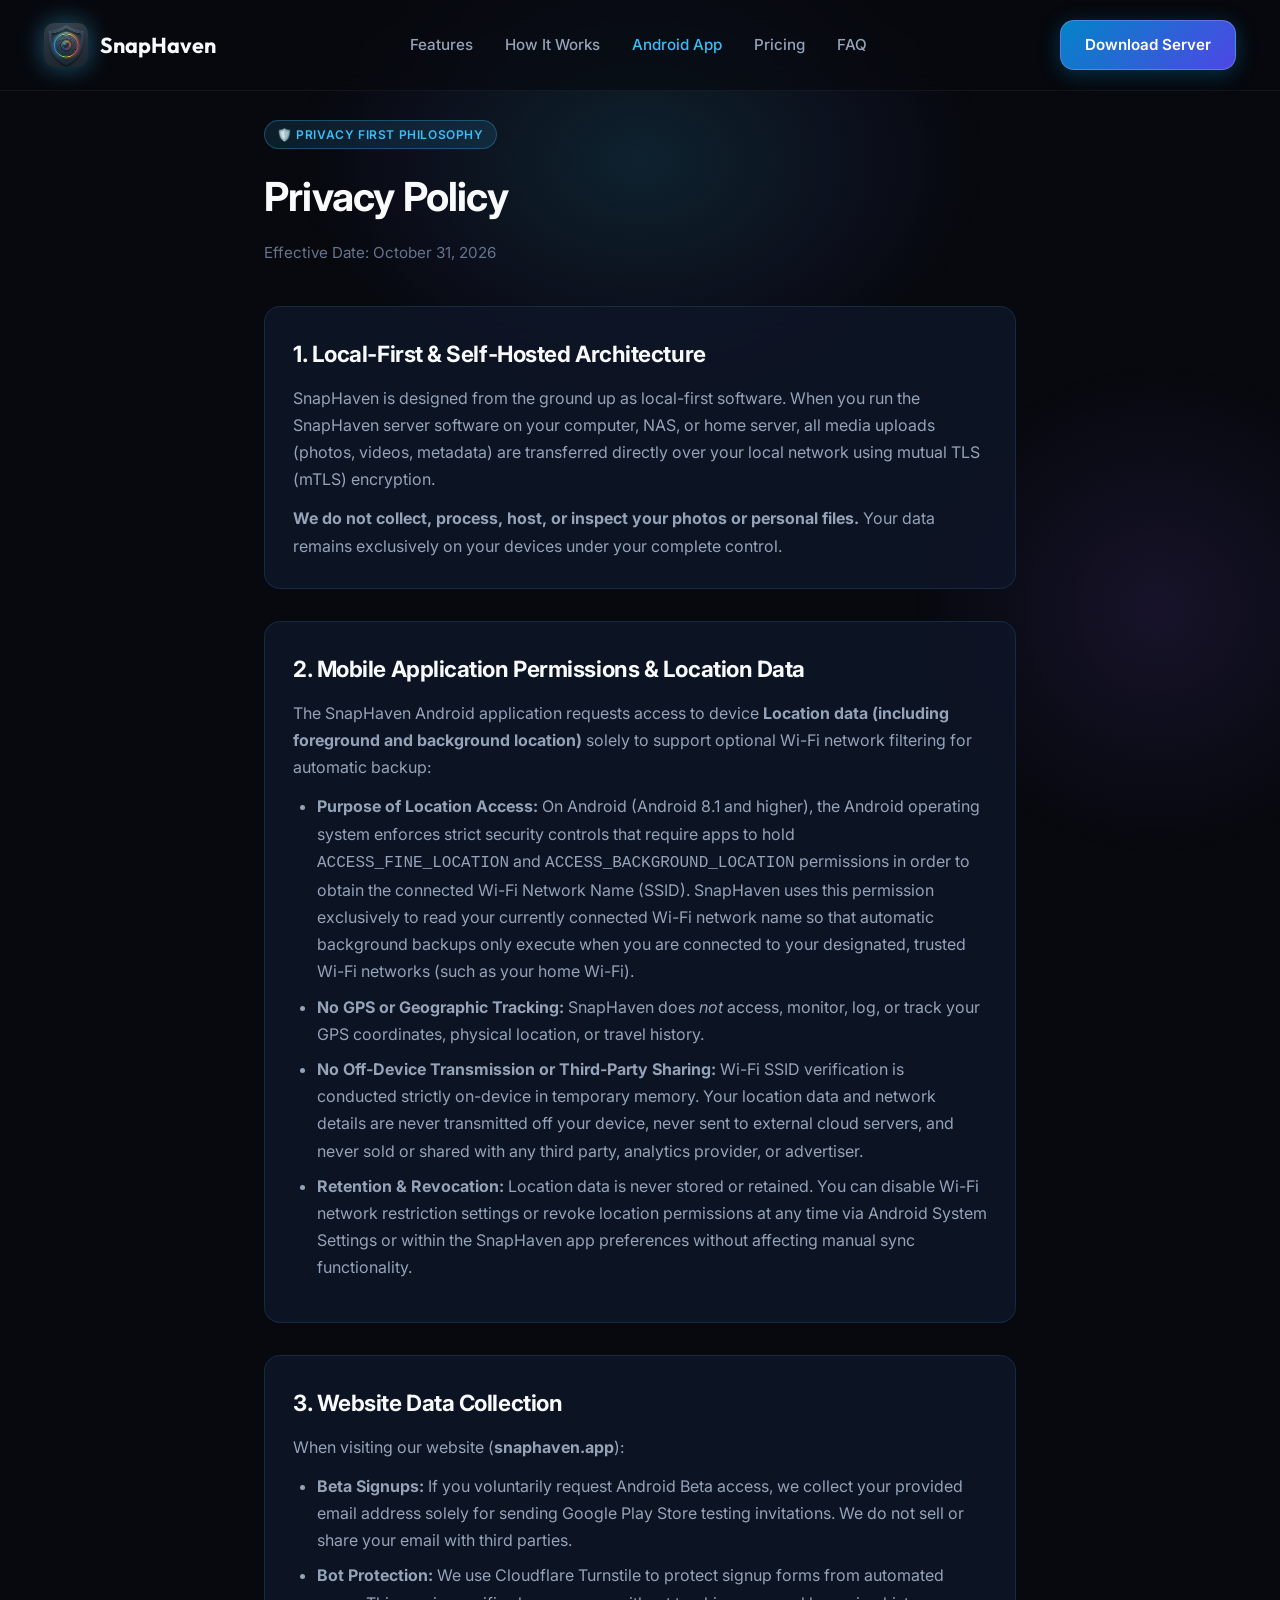
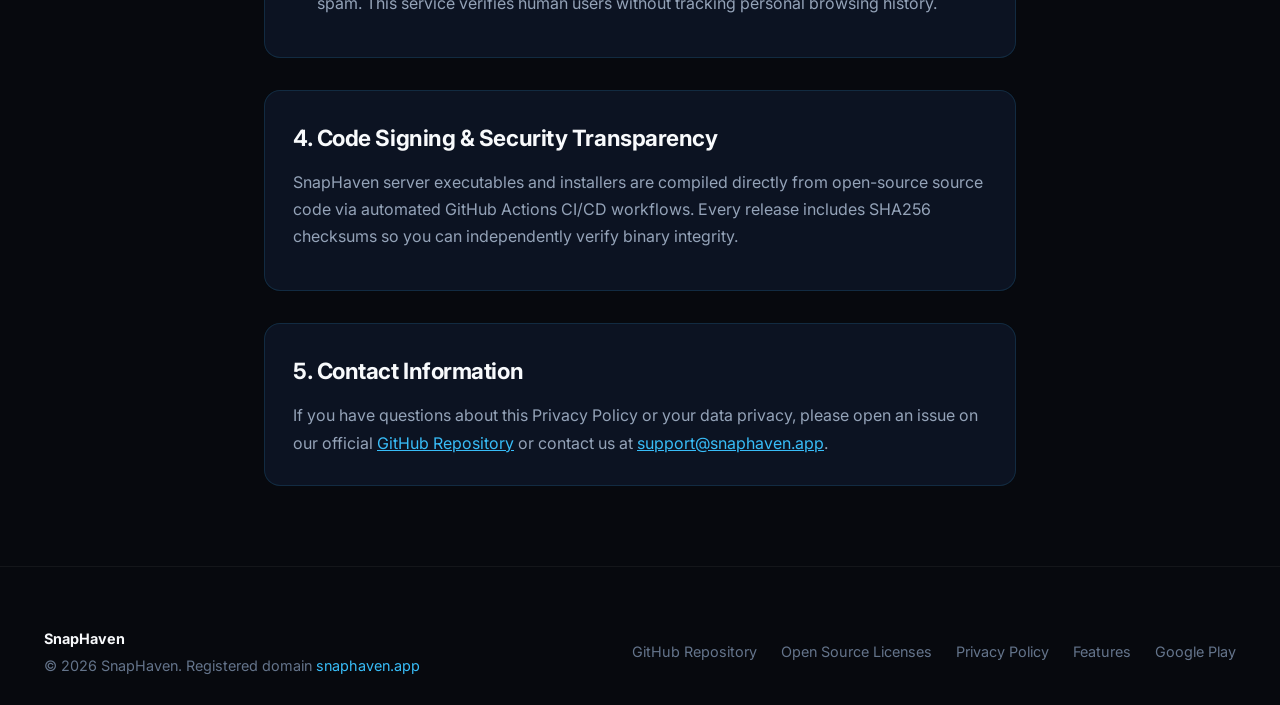
<file: privacy.html>
<!DOCTYPE html>
<html lang="en">
<head>
    <meta charset="UTF-8">
    <meta name="viewport" content="width=device-width, initial-scale=1.0, maximum-scale=5.0, viewport-fit=cover">
    <title>Privacy Policy — SnapHaven</title>
    <meta name="description" content="SnapHaven Privacy Policy. SnapHaven is local-first software designed to keep your media private on your own home network with zero cloud tracking.">
    
    <link rel="preconnect" href="https://fonts.googleapis.com">
    <link rel="preconnect" href="https://fonts.gstatic.com" crossorigin>
    <link href="https://fonts.googleapis.com/css2?family=Inter:wght@400;500;600;700&family=Outfit:wght@600;700;800&family=JetBrains+Mono:wght@400;500&display=swap" rel="stylesheet">
    
    <link rel="icon" type="image/png" href="favicon.png">
    <link rel="stylesheet" href="index.css">
</head>
<body>

    <!-- Ambient Glowing Background Orbs -->
    <div class="ambient-glow">
        <div class="glow-orb-1"></div>
        <div class="glow-orb-2"></div>
    </div>

    <!-- Navigation Header -->
    <header class="navbar" id="navbar">
        <div class="container nav-container">
            <a href="index.html" class="nav-brand" id="nav-brand">
                <img src="logo.png?v=7" alt="SnapHaven Logo" class="brand-icon-img" width="44" height="44">
                <span>SnapHaven</span>
            </a>

            <ul class="nav-links">
                <li><a href="index.html#features" class="nav-link">Features</a></li>
                <li><a href="index.html#how-it-works" class="nav-link">How It Works</a></li>
                <li><a href="https://play.google.com/store/apps/details?id=app.snaphaven" target="_blank" rel="noopener noreferrer" class="nav-link" style="color: var(--accent-cyan);">Android App</a></li>
                <li><a href="index.html#pricing" class="nav-link">Pricing</a></li>
                <li><a href="index.html#faq" class="nav-link">FAQ</a></li>
            </ul>

            <div class="nav-actions">
                <a href="download.html" class="btn btn-primary">
                    <span>Download Server</span>
                </a>
            </div>
        </div>
    </header>

    <!-- Main Content Container -->
    <main style="padding-top: 120px; padding-bottom: 80px;">
        <div class="container" style="max-width: 800px;">
            <div class="badge-tag badge-cyan" style="margin-bottom: 16px;">
                <span>🛡️ Privacy First Philosophy</span>
            </div>

            <h1 style="font-family: var(--font-title); font-size: 2.5rem; margin-bottom: 12px; color: var(--text-primary);">
                Privacy Policy
            </h1>
            <p style="color: var(--text-muted); font-size: 0.95rem; margin-bottom: 40px;">
                Effective Date: October 31, 2026
            </p>

            <div style="display: flex; flex-direction: column; gap: 32px; color: var(--text-secondary); line-height: 1.7;">
                
                <section class="glass-card" style="padding: 28px; border-radius: 16px;">
                    <h2 style="font-family: var(--font-title); font-size: 1.4rem; color: var(--text-primary); margin-bottom: 12px;">
                        1. Local-First & Self-Hosted Architecture
                    </h2>
                    <p style="margin-bottom: 12px;">
                        SnapHaven is designed from the ground up as local-first software. When you run the SnapHaven server software on your computer, NAS, or home server, all media uploads (photos, videos, metadata) are transferred directly over your local network using mutual TLS (mTLS) encryption.
                    </p>
                    <p>
                        <strong>We do not collect, process, host, or inspect your photos or personal files.</strong> Your data remains exclusively on your devices under your complete control.
                    </p>
                </section>

                <section class="glass-card" style="padding: 28px; border-radius: 16px;">
                    <h2 style="font-family: var(--font-title); font-size: 1.4rem; color: var(--text-primary); margin-bottom: 12px;">
                        2. Mobile Application Permissions & Location Data
                    </h2>
                    <p style="margin-bottom: 12px;">
                        The SnapHaven Android application requests access to device <strong>Location data (including foreground and background location)</strong> solely to support optional Wi-Fi network filtering for automatic backup:
                    </p>
                    <ul style="padding-left: 24px; margin-bottom: 12px; display: flex; flex-direction: column; gap: 8px;">
                        <li><strong>Purpose of Location Access:</strong> On Android (Android 8.1 and higher), the Android operating system enforces strict security controls that require apps to hold <code>ACCESS_FINE_LOCATION</code> and <code>ACCESS_BACKGROUND_LOCATION</code> permissions in order to obtain the connected Wi-Fi Network Name (SSID). SnapHaven uses this permission exclusively to read your currently connected Wi-Fi network name so that automatic background backups only execute when you are connected to your designated, trusted Wi-Fi networks (such as your home Wi-Fi).</li>
                        <li><strong>No GPS or Geographic Tracking:</strong> SnapHaven does <em>not</em> access, monitor, log, or track your GPS coordinates, physical location, or travel history.</li>
                        <li><strong>No Off-Device Transmission or Third-Party Sharing:</strong> Wi-Fi SSID verification is conducted strictly on-device in temporary memory. Your location data and network details are never transmitted off your device, never sent to external cloud servers, and never sold or shared with any third party, analytics provider, or advertiser.</li>
                        <li><strong>Retention & Revocation:</strong> Location data is never stored or retained. You can disable Wi-Fi network restriction settings or revoke location permissions at any time via Android System Settings or within the SnapHaven app preferences without affecting manual sync functionality.</li>
                    </ul>
                </section>

                <section class="glass-card" style="padding: 28px; border-radius: 16px;">
                    <h2 style="font-family: var(--font-title); font-size: 1.4rem; color: var(--text-primary); margin-bottom: 12px;">
                        3. Website Data Collection
                    </h2>
                    <p style="margin-bottom: 12px;">
                        When visiting our website (<strong>snaphaven.app</strong>):
                    </p>
                    <ul style="padding-left: 24px; margin-bottom: 12px; display: flex; flex-direction: column; gap: 8px;">
                        <li><strong>Beta Signups:</strong> If you voluntarily request Android Beta access, we collect your provided email address solely for sending Google Play Store testing invitations. We do not sell or share your email with third parties.</li>
                        <li><strong>Bot Protection:</strong> We use Cloudflare Turnstile to protect signup forms from automated spam. This service verifies human users without tracking personal browsing history.</li>
                    </ul>
                </section>

                <section class="glass-card" style="padding: 28px; border-radius: 16px;">
                    <h2 style="font-family: var(--font-title); font-size: 1.4rem; color: var(--text-primary); margin-bottom: 12px;">
                        4. Code Signing & Security Transparency
                    </h2>
                    <p style="margin-bottom: 12px;">
                        SnapHaven server executables and installers are compiled directly from open-source source code via automated GitHub Actions CI/CD workflows. Every release includes SHA256 checksums so you can independently verify binary integrity.
                    </p>
                </section>

                <section class="glass-card" style="padding: 28px; border-radius: 16px;">
                    <h2 style="font-family: var(--font-title); font-size: 1.4rem; color: var(--text-primary); margin-bottom: 12px;">
                        5. Contact Information
                    </h2>
                    <p>
                        If you have questions about this Privacy Policy or your data privacy, please open an issue on our official <a href="https://github.com/jonricha/snaphaven-server" target="_blank" style="color: var(--accent-cyan);">GitHub Repository</a> or contact us at <a href="mailto:support@snaphaven.app" style="color: var(--accent-cyan);">support@snaphaven.app</a>.
                    </p>
                </section>

            </div>
        </div>
    </main>

    <!-- Footer -->
    <footer>
        <div class="container footer-container">
            <div>
                <div style="font-weight: 700; color: var(--text-primary); margin-bottom: 4px;">SnapHaven</div>
                <div>© 2026 SnapHaven. Registered domain <a href="https://snaphaven.app" style="color: var(--accent-cyan); text-decoration: none;">snaphaven.app</a></div>
            </div>
            
            <div class="footer-links">
                <a href="https://github.com/jonricha/snaphaven-server" target="_blank" class="footer-link">GitHub Repository</a>
                <a href="THIRD_PARTY_NOTICES.txt" target="_blank" class="footer-link">Open Source Licenses</a>
                <a href="privacy.html" class="footer-link">Privacy Policy</a>
                <a href="index.html#features" class="footer-link">Features</a>
                <a href="https://play.google.com/store/apps/details?id=app.snaphaven" target="_blank" rel="noopener noreferrer" class="footer-link">Google Play</a>
            </div>
        </div>
    </footer>

</body>
</html>
</file>
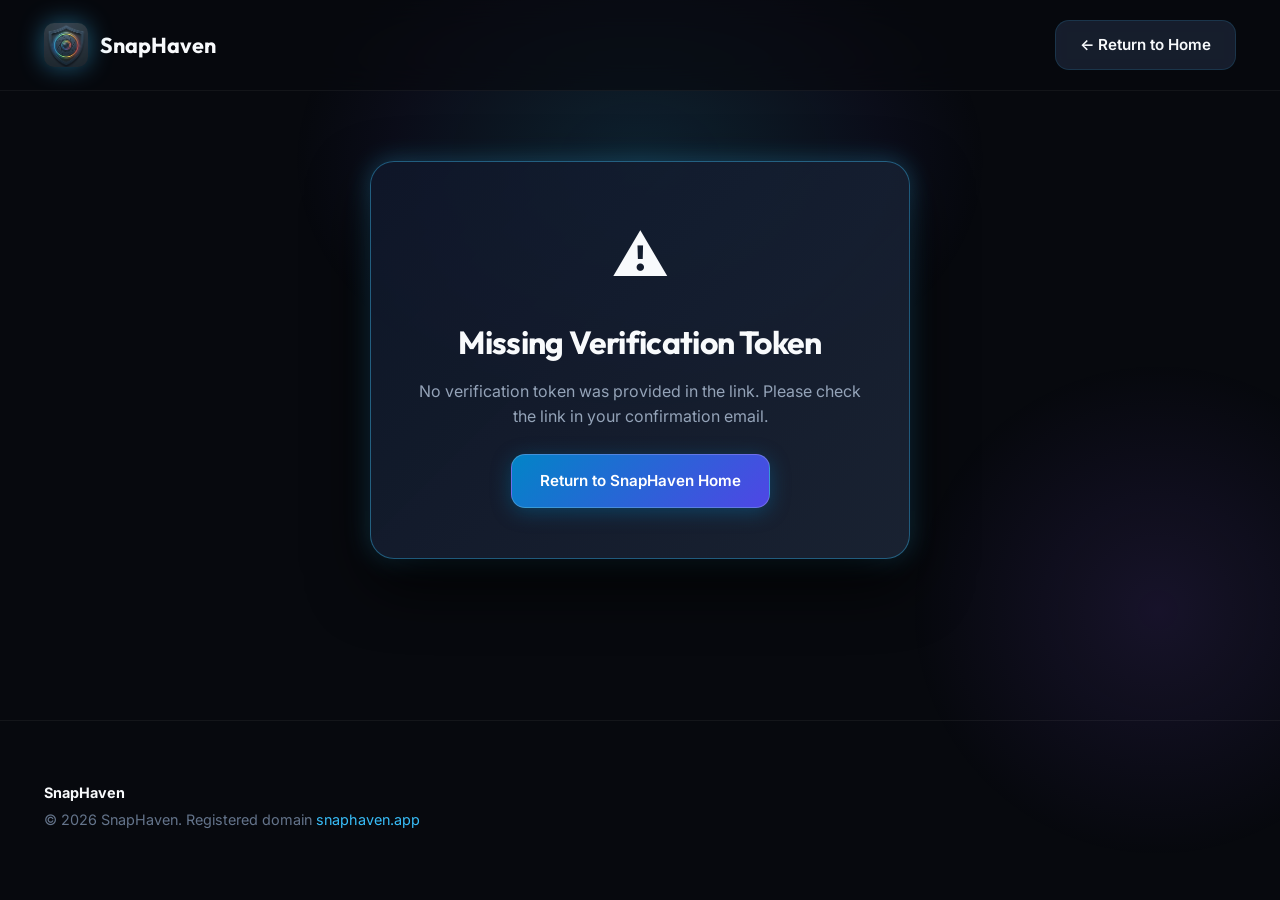
<file: verify.html>
<!DOCTYPE html>
<html lang="en">
<head>
    <meta charset="UTF-8">
    <meta name="viewport" content="width=device-width, initial-scale=1.0, maximum-scale=5.0, viewport-fit=cover">
    <title>SnapHaven — Confirming Your Beta Access</title>
    <meta name="description" content="Verify your email address for the SnapHaven Android Beta program on Google Play.">
    
    <!-- Fonts -->
    <link rel="preconnect" href="https://fonts.googleapis.com">
    <link rel="preconnect" href="https://fonts.gstatic.com" crossorigin>
    <link href="https://fonts.googleapis.com/css2?family=Inter:wght@400;500;600;700&family=Outfit:wght@600;700;800&family=JetBrains+Mono:wght@400;500&display=swap" rel="stylesheet">
    
    <link rel="icon" type="image/png" href="favicon.png">
    <link rel="stylesheet" href="index.css">
    <style>
        .verify-container {
            min-height: 80vh;
            display: flex;
            align-items: center;
            justify-content: center;
            padding: 40px 20px;
        }

        .verify-card {
            background: linear-gradient(135deg, rgba(15, 23, 42, 0.9) 0%, rgba(30, 41, 59, 0.8) 100%);
            border: 1px solid var(--border-highlight);
            border-radius: var(--radius-lg);
            padding: 50px 36px;
            max-width: 540px;
            width: 100%;
            text-align: center;
            box-shadow: 0 25px 60px rgba(0,0,0,0.8), var(--cyan-glow);
            position: relative;
        }

        .verify-icon {
            font-size: 3.5rem;
            margin-bottom: 16px;
        }

        .spinner {
            width: 50px;
            height: 50px;
            border: 4px solid rgba(56, 189, 248, 0.2);
            border-top: 4px solid var(--accent-cyan);
            border-radius: 50%;
            animation: spin 1s linear infinite;
            margin: 20px auto;
        }

        @keyframes spin {
            0% { transform: rotate(0deg); }
            100% { transform: rotate(360deg); }
        }
    </style>
</head>
<body>

    <!-- Ambient Glowing Background Orbs -->
    <div class="ambient-glow">
        <div class="glow-orb-1"></div>
        <div class="glow-orb-2"></div>
    </div>

    <!-- Navigation Header -->
    <header class="navbar" id="navbar">
        <div class="container nav-container">
            <a href="index.html" class="nav-brand">
                <img src="logo.png?v=7" alt="SnapHaven Logo" class="brand-icon-img" width="44" height="44">
                <span>SnapHaven</span>
            </a>

            <div class="nav-actions">
                <a href="index.html" class="btn btn-secondary">
                    <span>← Return to Home</span>
                </a>
            </div>
        </div>
    </header>

    <main class="verify-container">
        <div class="verify-card" id="verifyCard">
            <div class="spinner" id="verifySpinner"></div>
            <div class="verify-icon" id="verifyIcon" style="display:none;">⏳</div>
            <h1 style="font-size: 2rem; margin-bottom: 10px;" id="verifyTitle">Verifying Your Beta Access...</h1>
            <p style="color: var(--text-secondary); font-size: 1rem; margin-bottom: 24px;" id="verifyDesc">
                Please wait a moment while we validate your email security token.
            </p>
            <div id="actionArea" style="display:none;">
                <a href="index.html" class="btn btn-primary btn-rainbow" style="padding: 14px 28px;">
                    <span>Return to SnapHaven Home</span>
                </a>
            </div>
        </div>
    </main>

    <!-- Footer -->
    <footer>
        <div class="container footer-container">
            <div>
                <div style="font-weight: 700; color: var(--text-primary); margin-bottom: 4px;">SnapHaven</div>
                <div>© 2026 SnapHaven. Registered domain <a href="https://snaphaven.app" style="color: var(--accent-cyan); text-decoration: none;">snaphaven.app</a></div>
            </div>
        </div>
    </footer>

    <script>
        document.addEventListener('DOMContentLoaded', async () => {
            const urlParams = new URLSearchParams(window.location.search);
            const token = urlParams.get('token');

            const spinner = document.getElementById('verifySpinner');
            const icon = document.getElementById('verifyIcon');
            const title = document.getElementById('verifyTitle');
            const desc = document.getElementById('verifyDesc');
            const actionArea = document.getElementById('actionArea');

            if (!token) {
                spinner.style.display = 'none';
                icon.style.display = 'block';
                icon.innerText = '⚠️';
                title.innerText = 'Missing Verification Token';
                desc.innerText = 'No verification token was provided in the link. Please check the link in your confirmation email.';
                actionArea.style.display = 'block';
                return;
            }

            try {
                // Call verification endpoint
                const response = await fetch(`https://snaphaven-beta.jonathan-richardson.workers.dev/verify?token=${encodeURIComponent(token)}`).catch(() => null);

                spinner.style.display = 'none';
                icon.style.display = 'block';
                actionArea.style.display = 'block';

                if (response && response.ok) {
                    icon.innerText = '🎉';
                    title.innerText = 'Email Successfully Verified!';
                    desc.innerHTML = 'Thank you for confirming your email. You are officially on the <strong>SnapHaven Closed Beta list</strong>.<br><br>We will send your official Google Play Store testing invitation link to your inbox as soon as the next build is published!';
                } else {
                    // Demo fallback verification
                    icon.innerText = '✅';
                    title.innerText = 'Beta Email Confirmed!';
                    desc.innerHTML = 'Your email address has been verified for the <strong>SnapHaven Android Closed Beta</strong>.<br><br>Look out for an invitation email from Google Play with your app download link!';
                }
            } catch (err) {
                spinner.style.display = 'none';
                icon.style.display = 'block';
                icon.innerText = '❌';
                title.innerText = 'Verification Failed';
                desc.innerText = 'This verification link may have expired or already been used. Please try requesting a new beta invite on the homepage.';
                actionArea.style.display = 'block';
            }
        });
    </script>
</body>
</html>
</file>
<file: index.css>
/* ==========================================================================
   SnapHaven Website Design System & Global Styles
   ========================================================================== */

:root {
    /* Color Palette */
    --bg-dark: #07090e;
    --bg-card: rgba(15, 23, 42, 0.75);
    --bg-card-hover: rgba(30, 41, 59, 0.85);
    --bg-input: #0f172a;
    --border-color: rgba(56, 189, 248, 0.15);
    --border-highlight: rgba(56, 189, 248, 0.4);
    
    --text-primary: #f8fafc;
    --text-secondary: #94a3b8;
    --text-muted: #64748b;
    
    --accent-cyan: #38bdf8;
    --accent-indigo: #6366f1;
    --accent-emerald: #10b981;
    --accent-amber: #f59e0b;
    --accent-rose: #f43f5e;
    
    --rainbow-gradient: linear-gradient(135deg, #ef4444 0%, #f59e0b 25%, #10b981 50%, #3b82f6 75%, #8b5cf6 100%);
    --cyan-glow: 0 0 25px rgba(56, 189, 248, 0.35);
    --purple-glow: 0 0 35px rgba(99, 102, 241, 0.3);
    
    --font-heading: 'Outfit', -apple-system, BlinkMacSystemFont, 'Segoe UI', Roboto, sans-serif;
    --font-body: 'Inter', -apple-system, BlinkMacSystemFont, 'Segoe UI', Roboto, sans-serif;
    --font-mono: 'JetBrains Mono', 'Fira Code', monospace;
    
    --radius-sm: 8px;
    --radius-md: 14px;
    --radius-lg: 24px;
    --radius-full: 9999px;
    
    --transition-fast: 0.2s cubic-bezier(0.4, 0, 0.2, 1);
    --transition-smooth: 0.3s cubic-bezier(0.16, 1, 0.3, 1);
}

/* Reset & Base Setup */
*, *::before, *::after {
    box-sizing: border-box;
    margin: 0;
    padding: 0;
}

html {
    scroll-behavior: smooth;
    font-size: 16px;
}

body {
    background-color: var(--bg-dark);
    color: var(--text-primary);
    font-family: var(--font-body);
    line-height: 1.6;
    overflow-x: hidden;
    -webkit-font-smoothing: antialiased;
}

/* Background Ambient Glows */
.ambient-glow {
    position: fixed;
    top: 0;
    left: 0;
    width: 100vw;
    height: 100vh;
    pointer-events: none;
    z-index: 0;
    overflow: hidden;
}

.glow-orb-1 {
    position: absolute;
    top: -10%;
    left: 50%;
    transform: translateX(-50%);
    width: 700px;
    height: 500px;
    background: radial-gradient(ellipse at center, rgba(56, 189, 248, 0.14) 0%, rgba(99, 102, 241, 0.05) 50%, transparent 70%);
    pointer-events: none;
}

.glow-orb-2 {
    position: absolute;
    top: 40%;
    right: -10%;
    width: 500px;
    height: 500px;
    background: radial-gradient(ellipse at center, rgba(139, 92, 246, 0.12) 0%, transparent 70%);
    pointer-events: none;
}

/* Typography */
h1, h2, h3, h4, h5, h6 {
    font-family: var(--font-heading);
    font-weight: 700;
    letter-spacing: -0.02em;
    color: var(--text-primary);
}

.gradient-text {
    background: linear-gradient(135deg, #ffffff 0%, #38bdf8 50%, #8b5cf6 100%);
    -webkit-background-clip: text;
    -webkit-text-fill-color: transparent;
}

.rainbow-text {
    background: var(--rainbow-gradient);
    -webkit-background-clip: text;
    -webkit-text-fill-color: transparent;
}

/* Layout Containers */
.container {
    width: 100%;
    max-width: 1240px;
    margin: 0 auto;
    padding: 0 24px;
    position: relative;
    z-index: 1;
}

section {
    padding: 100px 0;
    position: relative;
}

/* Navbar */
.navbar {
    position: fixed;
    top: 0;
    left: 0;
    width: 100%;
    z-index: 100;
    padding: 20px 0;
    transition: var(--transition-smooth);
    background: rgba(7, 9, 14, 0.6);
    -webkit-backdrop-filter: blur(16px);
    backdrop-filter: blur(16px);
    border-bottom: 1px solid rgba(255, 255, 255, 0.05);
}

.navbar.scrolled {
    padding: 14px 0;
    background: rgba(7, 9, 14, 0.92);
    border-bottom: 1px solid var(--border-color);
}

.nav-container {
    display: flex;
    align-items: center;
    justify-content: space-between;
}

.nav-brand {
    display: flex;
    align-items: center;
    gap: 12px;
    text-decoration: none;
    color: var(--text-primary);
    font-family: var(--font-heading);
    font-size: 1.35rem;
    font-weight: 700;
}

.brand-icon-img {
    width: 44px;
    height: 44px;
    max-width: 44px;
    max-height: 44px;
    flex-shrink: 0;
    border-radius: 10px;
    object-fit: cover;
    filter: drop-shadow(0 0 12px rgba(56, 189, 248, 0.45));
}

.nav-links {
    display: flex;
    align-items: center;
    gap: 32px;
    list-style: none;
}

.nav-link {
    color: var(--text-secondary);
    text-decoration: none;
    font-weight: 500;
    font-size: 0.95rem;
    transition: var(--transition-fast);
}

.nav-link:hover {
    color: var(--accent-cyan);
}

.nav-actions {
    display: flex;
    align-items: center;
    gap: 16px;
}

/* Buttons */
.btn {
    display: inline-flex;
    align-items: center;
    justify-content: center;
    gap: 10px;
    padding: 12px 24px;
    border-radius: var(--radius-md);
    font-weight: 600;
    font-size: 0.95rem;
    text-decoration: none;
    cursor: pointer;
    border: none;
    transition: var(--transition-smooth);
}

.btn-primary {
    background: linear-gradient(135deg, #0284c7 0%, #4f46e5 100%);
    color: #ffffff;
    box-shadow: 0 4px 20px rgba(2, 132, 199, 0.35);
    border: 1px solid rgba(255, 255, 255, 0.2);
}

.btn-primary:hover {
    transform: translateY(-2px);
    box-shadow: 0 8px 30px rgba(2, 132, 199, 0.5);
    background: linear-gradient(135deg, #0369a1 0%, #4338ca 100%);
}

.btn-secondary {
    background: rgba(30, 41, 59, 0.7);
    color: var(--text-primary);
    border: 1px solid var(--border-color);
    -webkit-backdrop-filter: blur(10px);
    backdrop-filter: blur(10px);
}

.btn-secondary:hover {
    background: rgba(51, 65, 85, 0.9);
    border-color: var(--border-highlight);
    transform: translateY(-2px);
}

.badge-tag {
    display: inline-flex;
    align-items: center;
    gap: 6px;
    padding: 4px 12px;
    border-radius: var(--radius-full);
    font-size: 0.75rem;
    font-weight: 600;
    letter-spacing: 0.05em;
    text-transform: uppercase;
}

.badge-cyan {
    background: rgba(56, 189, 248, 0.12);
    color: var(--accent-cyan);
    border: 1px solid rgba(56, 189, 248, 0.3);
}

.badge-amber {
    background: rgba(245, 158, 11, 0.12);
    color: var(--accent-amber);
    border: 1px solid rgba(245, 158, 11, 0.3);
}

.badge-emerald {
    background: rgba(16, 185, 129, 0.12);
    color: var(--accent-emerald);
    border: 1px solid rgba(16, 185, 129, 0.3);
}

/* Hero Section */
.hero-section {
    padding-top: 170px;
    padding-bottom: 90px;
    text-align: center;
}

.hero-title {
    font-size: 3.8rem;
    line-height: 1.1;
    margin-bottom: 24px;
    max-width: 900px;
    margin-left: auto;
    margin-right: auto;
}

.hero-subtitle {
    font-size: 1.25rem;
    color: var(--text-secondary);
    max-width: 720px;
    margin: 0 auto 40px;
    font-weight: 400;
}

.hero-cta-group {
    display: flex;
    align-items: center;
    justify-content: center;
    gap: 16px;
    flex-wrap: wrap;
    margin-bottom: 60px;
}

/* Glass Cards */
.glass-card {
    background: var(--bg-card);
    border: 1px solid var(--border-color);
    border-radius: var(--radius-lg);
    padding: 32px;
    -webkit-backdrop-filter: blur(16px);
    backdrop-filter: blur(16px);
    transition: var(--transition-smooth);
    position: relative;
    overflow: hidden;
}

.glass-card:hover {
    background: var(--bg-card-hover);
    border-color: var(--border-highlight);
    transform: translateY(-4px);
    box-shadow: 0 20px 40px rgba(0, 0, 0, 0.5);
}

/* Hero Demo Mockup */
.demo-window {
    max-width: 960px;
    margin: 0 auto;
    border-radius: var(--radius-lg);
    background: rgba(15, 23, 42, 0.95);
    border: 1px solid rgba(56, 189, 248, 0.25);
    box-shadow: 0 30px 80px rgba(0, 0, 0, 0.8), var(--cyan-glow);
    overflow: hidden;
    text-align: left;
}

.window-header {
    background: rgba(30, 41, 59, 0.7);
    padding: 12px 20px;
    display: flex;
    align-items: center;
    justify-content: space-between;
    border-bottom: 1px solid rgba(255, 255, 255, 0.05);
}

.window-dots {
    display: flex;
    gap: 8px;
}

.dot {
    width: 12px;
    height: 12px;
    border-radius: 50%;
}
.dot-red { background: #ff5f56; }
.dot-yellow { background: #ffbd2e; }
.dot-green { background: #27c93f; }

.window-title {
    font-size: 0.85rem;
    color: var(--text-muted);
    font-family: var(--font-mono);
}

.window-body {
    padding: 32px;
    display: grid;
    grid-template-columns: 1fr 1.2fr;
    gap: 32px;
    align-items: center;
}

/* Features Grid */
.features-grid {
    display: grid;
    grid-template-columns: repeat(auto-fit, minmax(280px, 1fr));
    gap: 24px;
    margin-top: 50px;
}

.feature-icon-box {
    width: 56px;
    height: 56px;
    border-radius: var(--radius-md);
    background: rgba(56, 189, 248, 0.1);
    border: 1px solid rgba(56, 189, 248, 0.2);
    display: flex;
    align-items: center;
    justify-content: center;
    font-size: 1.5rem;
    margin-bottom: 20px;
    color: var(--accent-cyan);
}

.feature-title {
    font-size: 1.3rem;
    margin-bottom: 10px;
}

.feature-desc {
    color: var(--text-secondary);
    font-size: 0.95rem;
}

/* How It Works Steps */
.steps-container {
    display: grid;
    grid-template-columns: repeat(3, 1fr);
    gap: 32px;
    margin-top: 60px;
}

.step-card {
    text-align: center;
    position: relative;
}

.step-number {
    width: 48px;
    height: 48px;
    border-radius: 50%;
    background: linear-gradient(135deg, #0284c7, #6366f1);
    color: #ffffff;
    font-family: var(--font-heading);
    font-weight: 700;
    font-size: 1.2rem;
    display: flex;
    align-items: center;
    justify-content: center;
    margin: 0 auto 20px;
    box-shadow: 0 0 20px rgba(2, 132, 199, 0.4);
}

/* Savings Calculator Section */
.pricing-box {
    background: linear-gradient(180deg, rgba(15, 23, 42, 0.9) 0%, rgba(30, 41, 59, 0.7) 100%);
    border: 1px solid var(--border-highlight);
    border-radius: var(--radius-lg);
    padding: 48px;
    max-width: 800px;
    margin: 40px auto 0;
    position: relative;
    box-shadow: var(--purple-glow);
    text-align: center;
}

.pricing-badge {
    position: absolute;
    top: -16px;
    left: 50%;
    transform: translateX(-50%);
    background: var(--rainbow-gradient);
    color: #ffffff;
    padding: 4px 18px;
    border-radius: var(--radius-full);
    font-size: 0.8rem;
    font-weight: 700;
    text-transform: uppercase;
    letter-spacing: 0.05em;
}

.price-display {
    font-size: 4rem;
    font-family: var(--font-heading);
    font-weight: 800;
    color: #ffffff;
    margin: 16px 0;
}

.price-subtext {
    color: var(--text-muted);
    font-size: 0.95rem;
}

/* Modal Popup */
.modal-overlay {
    position: fixed;
    top: 0;
    left: 0;
    width: 100vw;
    height: 100vh;
    background: rgba(7, 9, 14, 0.85);
    backdrop-filter: blur(8px);
    display: flex;
    align-items: center;
    justify-content: center;
    z-index: 1000;
    opacity: 0;
    pointer-events: none;
    transition: var(--transition-smooth);
}

.modal-overlay.active {
    opacity: 1;
    pointer-events: auto;
}

.modal-card {
    background: #0f172a;
    border: 1px solid var(--border-highlight);
    border-radius: var(--radius-lg);
    padding: 36px;
    max-width: 480px;
    width: 90%;
    text-align: center;
    box-shadow: 0 25px 60px rgba(0,0,0,0.8);
    position: relative;
}

.modal-close-btn {
    position: absolute;
    top: 16px;
    right: 16px;
    background: transparent;
    border: none;
    color: var(--text-muted);
    font-size: 1.5rem;
    cursor: pointer;
}

.modal-close-btn:hover {
    color: var(--text-primary);
}

/* ==========================================================================
   Beta Sign-Up Card & Form Styling
   ========================================================================== */
.beta-card {
    background: linear-gradient(135deg, rgba(15, 23, 42, 0.9) 0%, rgba(30, 41, 59, 0.75) 100%);
    border: 1px solid var(--border-highlight);
    border-radius: var(--radius-lg);
    padding: 40px;
    max-width: 650px;
    margin: 0 auto;
    box-shadow: 0 20px 50px rgba(0, 0, 0, 0.6), var(--cyan-glow);
    position: relative;
    overflow: hidden;
}

.beta-card::before {
    content: '';
    position: absolute;
    top: 0;
    left: 0;
    width: 100%;
    height: 4px;
    background: var(--rainbow-gradient);
}

.beta-form-group {
    display: flex;
    flex-direction: column;
    gap: 14px;
    margin-top: 24px;
    text-align: left;
}

.beta-input-wrapper {
    display: flex;
    gap: 10px;
    flex-wrap: wrap;
}

.beta-input {
    flex: 1;
    min-width: 260px;
    background: var(--bg-input);
    border: 1px solid var(--border-color);
    border-radius: var(--radius-md);
    padding: 14px 18px;
    color: var(--text-primary);
    font-family: var(--font-body);
    font-size: 1rem;
    outline: none;
    transition: var(--transition-fast);
}

.beta-input:focus {
    border-color: var(--accent-cyan);
    box-shadow: 0 0 12px rgba(56, 189, 248, 0.25);
}

.beta-select {
    background: var(--bg-input);
    border: 1px solid var(--border-color);
    border-radius: var(--radius-md);
    padding: 14px 18px;
    color: var(--text-primary);
    font-family: var(--font-body);
    font-size: 0.95rem;
    outline: none;
    cursor: pointer;
    transition: var(--transition-fast);
}

.beta-select:focus {
    border-color: var(--accent-cyan);
}

.turnstile-wrapper {
    display: flex;
    justify-content: center;
    margin: 12px 0;
    min-height: 65px;
}

/* Status Feedback Alerts */
.beta-status-msg {
    display: none;
    padding: 14px 18px;
    border-radius: var(--radius-md);
    font-size: 0.95rem;
    margin-top: 16px;
    text-align: center;
    line-height: 1.5;
}

.beta-status-msg.success {
    display: block;
    background: rgba(16, 185, 129, 0.15);
    border: 1px solid var(--accent-emerald);
    color: #34d399;
}

.beta-status-msg.error {
    display: block;
    background: rgba(244, 63, 94, 0.15);
    border: 1px solid var(--accent-rose);
    color: #fb7185;
}

.beta-status-msg.info {
    display: block;
    background: rgba(56, 189, 248, 0.15);
    border: 1px solid var(--accent-cyan);
    color: #7dd3fc;
}

/* Beta Steps Cards */
.beta-steps {
    display: flex;
    flex-direction: column;
    gap: 14px;
    margin-top: 24px;
    text-align: left;
}

.beta-step-item {
    display: flex;
    align-items: center;
    justify-content: space-between;
    gap: 16px;
    background: rgba(15, 23, 42, 0.6);
    border: 1px solid var(--border-color);
    border-radius: var(--radius-md);
    padding: 16px 20px;
    transition: var(--transition-fast);
}

.beta-step-item:hover {
    border-color: var(--border-highlight);
    background: rgba(30, 41, 59, 0.75);
}

.beta-step-info {
    display: flex;
    align-items: center;
    gap: 14px;
}

.beta-step-badge {
    background: var(--accent-cyan);
    color: #07090e;
    font-weight: 800;
    font-size: 0.85rem;
    width: 32px;
    height: 32px;
    border-radius: 50%;
    display: flex;
    align-items: center;
    justify-content: center;
    flex-shrink: 0;
}

.beta-step-title {
    font-size: 1.05rem;
    font-weight: 600;
    color: var(--text-primary);
    margin-bottom: 2px;
}

.beta-step-desc {
    font-size: 0.85rem;
    color: var(--text-secondary);
    line-height: 1.4;
}

.beta-step-btn {
    white-space: nowrap;
    flex-shrink: 0;
    text-decoration: none;
    display: inline-flex;
    align-items: center;
    justify-content: center;
}

.beta-perk-box {
    background: rgba(245, 158, 11, 0.1);
    border: 1px dashed rgba(245, 158, 11, 0.4);
    border-radius: var(--radius-md);
    padding: 16px 20px;
    margin-top: 20px;
    font-size: 0.88rem;
    color: #fbbf24;
    display: flex;
    align-items: center;
    gap: 12px;
    line-height: 1.4;
    text-align: left;
}

/* Footer */
footer {
    padding: 60px 0 30px;
    border-top: 1px solid rgba(255, 255, 255, 0.05);
    color: var(--text-muted);
    font-size: 0.9rem;
}

.footer-container {
    display: flex;
    align-items: center;
    justify-content: space-between;
    flex-wrap: wrap;
    gap: 20px;
}

.footer-links {
    display: flex;
    gap: 24px;
}

.footer-link {
    color: var(--text-muted);
    text-decoration: none;
    transition: var(--transition-fast);
}

.footer-link:hover {
    color: var(--accent-cyan);
}

/* Responsive Breakpoints */
@media (max-width: 992px) {
    .hero-title { font-size: 2.8rem; }
    .window-body { grid-template-columns: 1fr; }
    .steps-container { grid-template-columns: 1fr; }
}

@media (max-width: 768px) {
    .nav-links { display: none; }
    .hero-title { font-size: 2.2rem; }
    .hero-subtitle { font-size: 1.05rem; }
    section { padding: 60px 0; }
    .beta-input-wrapper { flex-direction: column; }
}

@media (max-width: 640px) {
    .beta-step-item {
        flex-direction: column;
        align-items: stretch;
        gap: 12px;
    }
    .beta-step-btn {
        width: 100%;
        text-align: center;
    }
}
</file>
<file: guide.css>
/* ==========================================================================
   SnapHaven User Guide & Knowledge Base Styles (guide.css)
   ========================================================================== */

/* Page Header & Intro */
.guide-hero {
    padding-top: 130px;
    padding-bottom: 40px;
    text-align: center;
    position: relative;
}

.guide-hero h1 {
    font-size: clamp(2.2rem, 4vw, 3.2rem);
    line-height: 1.15;
    margin-top: 14px;
    margin-bottom: 16px;
}

.guide-hero p {
    color: var(--text-secondary);
    font-size: 1.15rem;
    max-width: 760px;
    margin: 0 auto;
    line-height: 1.6;
}

/* Quick Jump Sticky Navigation */
.quick-jump-bar {
    position: sticky;
    top: 72px;
    z-index: 40;
    backdrop-filter: blur(16px);
    -webkit-backdrop-filter: blur(16px);
    background: rgba(7, 9, 14, 0.85);
    border-bottom: 1px solid var(--border-color);
    padding: 12px 0;
    margin-bottom: 40px;
    box-shadow: 0 4px 20px rgba(0, 0, 0, 0.4);
}

.quick-jump-container {
    display: flex;
    align-items: center;
    justify-content: center;
    gap: 12px;
    flex-wrap: wrap;
}

.quick-jump-link {
    display: inline-flex;
    align-items: center;
    gap: 8px;
    padding: 8px 16px;
    border-radius: var(--radius-full);
    background: rgba(255, 255, 255, 0.04);
    border: 1px solid var(--border-color);
    color: var(--text-secondary);
    font-size: 0.9rem;
    font-weight: 500;
    text-decoration: none;
    transition: var(--transition-fast);
}

.quick-jump-link:hover,
.quick-jump-link.active {
    background: rgba(56, 189, 248, 0.12);
    border-color: var(--accent-cyan);
    color: var(--text-primary);
    transform: translateY(-1px);
}

/* Stepper Component */
.setup-stepper {
    display: flex;
    flex-direction: column;
    gap: 32px;
    max-width: 960px;
    margin: 0 auto;
    position: relative;
}

.stepper-line {
    position: absolute;
    left: 27px;
    top: 30px;
    bottom: 30px;
    width: 2px;
    background: linear-gradient(to bottom, var(--accent-cyan), var(--accent-indigo), var(--accent-emerald));
    z-index: 0;
    display: none;
}

@media (min-width: 768px) {
    .stepper-line {
        display: block;
    }
}

.step-card {
    background: var(--bg-card);
    border: 1px solid var(--border-color);
    border-radius: var(--radius-lg);
    padding: 32px;
    position: relative;
    z-index: 1;
    backdrop-filter: blur(12px);
    transition: var(--transition-fast);
}

@media (min-width: 768px) {
    .step-card {
        padding-left: 80px;
    }
}

.step-card:hover {
    border-color: var(--border-highlight);
    box-shadow: 0 8px 32px rgba(0, 0, 0, 0.4);
}

.step-badge {
    display: inline-flex;
    align-items: center;
    justify-content: center;
    width: 44px;
    height: 44px;
    border-radius: 50%;
    background: linear-gradient(135deg, var(--accent-cyan), var(--accent-indigo));
    color: #ffffff;
    font-weight: 800;
    font-size: 1.15rem;
    box-shadow: 0 0 20px rgba(56, 189, 248, 0.4);
    margin-bottom: 16px;
}

@media (min-width: 768px) {
    .step-badge {
        position: absolute;
        left: 16px;
        top: 30px;
        margin-bottom: 0;
    }
}

.step-header {
    display: flex;
    justify-content: space-between;
    align-items: flex-start;
    flex-wrap: wrap;
    gap: 12px;
    margin-bottom: 14px;
}

.step-title {
    font-size: 1.45rem;
    color: var(--text-primary);
}

/* Platform Sub-Tabs inside Step 1 & 2 */
.platform-pill-group {
    display: flex;
    gap: 8px;
    flex-wrap: wrap;
    margin: 18px 0;
    padding: 6px;
    background: rgba(15, 23, 42, 0.6);
    border: 1px solid var(--border-color);
    border-radius: var(--radius-md);
    width: fit-content;
    max-width: 100%;
}

.platform-pill {
    display: inline-flex;
    align-items: center;
    gap: 6px;
    padding: 8px 14px;
    border-radius: var(--radius-sm);
    background: transparent;
    border: none;
    color: var(--text-secondary);
    font-size: 0.85rem;
    font-weight: 600;
    cursor: pointer;
    transition: var(--transition-fast);
}

.platform-pill:hover {
    color: var(--text-primary);
    background: rgba(255, 255, 255, 0.05);
}

.platform-pill.active {
    background: var(--accent-cyan);
    color: #050b14;
}

.platform-pane {
    display: none;
    animation: fadeIn 0.25s ease-in-out;
}

.platform-pane.active {
    display: block;
}

@keyframes fadeIn {
    from { opacity: 0; transform: translateY(4px); }
    to { opacity: 1; transform: translateY(0); }
}

/* Callout Boxes */
.callout-box {
    border-radius: var(--radius-md);
    padding: 18px 20px;
    margin: 20px 0;
    font-size: 0.92rem;
    line-height: 1.6;
    display: flex;
    gap: 14px;
    align-items: flex-start;
}

.callout-box .callout-icon {
    font-size: 1.4rem;
    line-height: 1;
    flex-shrink: 0;
    margin-top: 2px;
}

.callout-warning {
    background: rgba(245, 158, 11, 0.08);
    border: 1px solid rgba(245, 158, 11, 0.3);
    color: #fef3c7;
}
.callout-warning strong {
    color: var(--accent-amber);
}

.callout-info {
    background: rgba(56, 189, 248, 0.08);
    border: 1px solid rgba(56, 189, 248, 0.3);
    color: #e0f2fe;
}
.callout-info strong {
    color: var(--accent-cyan);
}

.callout-success {
    background: rgba(16, 185, 129, 0.08);
    border: 1px solid rgba(16, 185, 129, 0.3);
    color: #d1fae5;
}
.callout-success strong {
    color: var(--accent-emerald);
}

/* Feature Showcase Cards */
.features-container {
    max-width: 1100px;
    margin: 0 auto;
}

.feature-showcase-grid {
    display: grid;
    grid-template-columns: 1fr;
    gap: 28px;
    margin-top: 36px;
}

@media (min-width: 900px) {
    .feature-showcase-grid {
        grid-template-columns: repeat(2, 1fr);
    }
}

.feature-deep-card {
    background: var(--bg-card);
    border: 1px solid var(--border-color);
    border-radius: var(--radius-lg);
    padding: 28px;
    backdrop-filter: blur(12px);
    display: flex;
    flex-direction: column;
    justify-content: space-between;
    transition: var(--transition-fast);
}

.feature-deep-card:hover {
    border-color: var(--border-highlight);
    transform: translateY(-3px);
    box-shadow: 0 12px 30px rgba(0, 0, 0, 0.4);
}

.feature-badge-row {
    display: flex;
    gap: 8px;
    align-items: center;
    margin-bottom: 12px;
}

.feature-deep-card h3 {
    font-size: 1.35rem;
    margin-bottom: 10px;
}

.feature-deep-card p {
    color: var(--text-secondary);
    font-size: 0.95rem;
    line-height: 1.6;
    margin-bottom: 16px;
}

.feature-specs-list {
    list-style: none;
    display: grid;
    gap: 10px;
    font-size: 0.88rem;
    color: var(--text-secondary);
    padding-top: 14px;
    border-top: 1px solid rgba(255, 255, 255, 0.06);
}

.feature-specs-list li {
    display: flex;
    align-items: flex-start;
    gap: 10px;
}

.feature-specs-list li span.bullet {
    color: var(--accent-cyan);
    font-weight: bold;
}

/* App Mockup / Visual Split Container */
.feature-split-layout {
    display: grid;
    grid-template-columns: 1fr;
    gap: 36px;
    align-items: center;
    margin: 50px 0;
    background: var(--bg-card);
    border: 1px solid var(--border-color);
    border-radius: var(--radius-lg);
    padding: 36px;
}

@media (min-width: 900px) {
    .feature-split-layout {
        grid-template-columns: 1fr 1fr;
    }
}

.phone-mockup-wrapper {
    display: flex;
    justify-content: center;
    align-items: center;
    position: relative;
}

.phone-mockup-img {
    max-width: 280px;
    width: 100%;
    height: auto;
    border-radius: 28px;
    border: 4px solid #1e293b;
    box-shadow: 0 20px 50px rgba(0, 0, 0, 0.6), 0 0 30px rgba(56, 189, 248, 0.2);
    transition: var(--transition-smooth);
}

.phone-mockup-img:hover {
    transform: scale(1.02);
    box-shadow: 0 25px 60px rgba(0, 0, 0, 0.7), 0 0 40px rgba(56, 189, 248, 0.35);
}

/* Interactive Troubleshooting Hub */
.troubleshoot-hub {
    max-width: 960px;
    margin: 0 auto;
}

/* Search Box */
.search-box-container {
    position: relative;
    max-width: 640px;
    margin: 0 auto 28px;
}

.search-icon {
    position: absolute;
    left: 18px;
    top: 50%;
    transform: translateY(-50%);
    color: var(--text-muted);
    pointer-events: none;
}

.guide-search-input {
    width: 100%;
    background: rgba(15, 23, 42, 0.8);
    border: 1px solid var(--border-color);
    border-radius: var(--radius-full);
    padding: 15px 50px 15px 48px;
    color: #ffffff;
    font-size: 1rem;
    font-family: inherit;
    outline: none;
    transition: var(--transition-fast);
}

.guide-search-input:focus {
    border-color: var(--accent-cyan);
    box-shadow: 0 0 20px rgba(56, 189, 248, 0.25);
    background: #0f172a;
}

.search-clear-btn {
    position: absolute;
    right: 18px;
    top: 50%;
    transform: translateY(-50%);
    background: transparent;
    border: none;
    color: var(--text-muted);
    font-size: 1.2rem;
    cursor: pointer;
    display: none;
}

.search-clear-btn:hover {
    color: #ffffff;
}

/* Filter Pills */
.filter-pills-row {
    display: flex;
    justify-content: center;
    gap: 8px;
    flex-wrap: wrap;
    margin-bottom: 32px;
}

.category-filter-btn {
    background: rgba(255, 255, 255, 0.04);
    border: 1px solid var(--border-color);
    color: var(--text-secondary);
    padding: 8px 18px;
    border-radius: var(--radius-full);
    font-size: 0.85rem;
    font-weight: 500;
    cursor: pointer;
    transition: var(--transition-fast);
}

.category-filter-btn:hover {
    border-color: var(--accent-cyan);
    color: var(--text-primary);
}

.category-filter-btn.active {
    background: rgba(56, 189, 248, 0.15);
    border-color: var(--accent-cyan);
    color: var(--accent-cyan);
    font-weight: 600;
}

/* Accordion Component */
.accordion-list {
    display: grid;
    gap: 16px;
}

.accordion-item {
    background: var(--bg-card);
    border: 1px solid var(--border-color);
    border-radius: var(--radius-md);
    overflow: hidden;
    transition: var(--transition-fast);
}

.accordion-item:hover {
    border-color: var(--border-highlight);
}

.accordion-item.is-open {
    border-color: rgba(56, 189, 248, 0.4);
    box-shadow: 0 6px 24px rgba(0, 0, 0, 0.35);
}

.accordion-trigger {
    width: 100%;
    display: flex;
    justify-content: space-between;
    align-items: center;
    gap: 16px;
    padding: 20px 24px;
    background: transparent;
    border: none;
    color: var(--text-primary);
    text-align: left;
    font-family: inherit;
    font-size: 1.05rem;
    font-weight: 600;
    cursor: pointer;
    user-select: none;
}

.accordion-trigger:hover {
    background: rgba(255, 255, 255, 0.02);
}

.accordion-icon-title {
    display: flex;
    align-items: center;
    gap: 12px;
}

.accordion-chevron {
    width: 20px;
    height: 20px;
    flex-shrink: 0;
    transition: transform 0.3s ease;
    color: var(--text-muted);
}

.accordion-item.is-open .accordion-chevron {
    transform: rotate(180deg);
    color: var(--accent-cyan);
}

.accordion-content {
    max-height: 0;
    overflow: hidden;
    transition: max-height 0.35s cubic-bezier(0, 1, 0, 1);
    background: rgba(10, 15, 26, 0.5);
    padding: 0 24px;
    color: var(--text-secondary);
    font-size: 0.95rem;
    line-height: 1.7;
}

.accordion-item.is-open .accordion-content {
    max-height: 2000px;
    transition: max-height 0.5s ease-in-out;
    padding: 8px 24px 24px;
    border-top: 1px solid rgba(255, 255, 255, 0.05);
}

.accordion-content p {
    margin-bottom: 12px;
}

.accordion-content p:last-child {
    margin-bottom: 0;
}

.accordion-content ol,
.accordion-content ul {
    padding-left: 20px;
    margin-bottom: 12px;
}

.accordion-content li {
    margin-bottom: 6px;
}

/* Code Snippet Blocks */
.guide-code-block {
    position: relative;
    background: #090d16;
    border: 1px solid rgba(255, 255, 255, 0.1);
    border-radius: var(--radius-sm);
    padding: 14px 18px;
    font-family: var(--font-mono);
    font-size: 0.88rem;
    color: #38bdf8;
    margin: 12px 0;
    overflow-x: auto;
    display: flex;
    justify-content: space-between;
    align-items: center;
    gap: 16px;
}

.guide-code-copy-btn {
    background: rgba(255, 255, 255, 0.08);
    border: 1px solid rgba(255, 255, 255, 0.15);
    color: var(--text-secondary);
    padding: 4px 10px;
    border-radius: 6px;
    font-size: 0.75rem;
    font-family: var(--font-body);
    cursor: pointer;
    flex-shrink: 0;
    transition: var(--transition-fast);
}

.guide-code-copy-btn:hover {
    background: rgba(255, 255, 255, 0.2);
    color: #ffffff;
}

/* Zero Search Results State */
.no-results-box {
    text-align: center;
    padding: 48px 20px;
    display: none;
    color: var(--text-muted);
}
</file>
